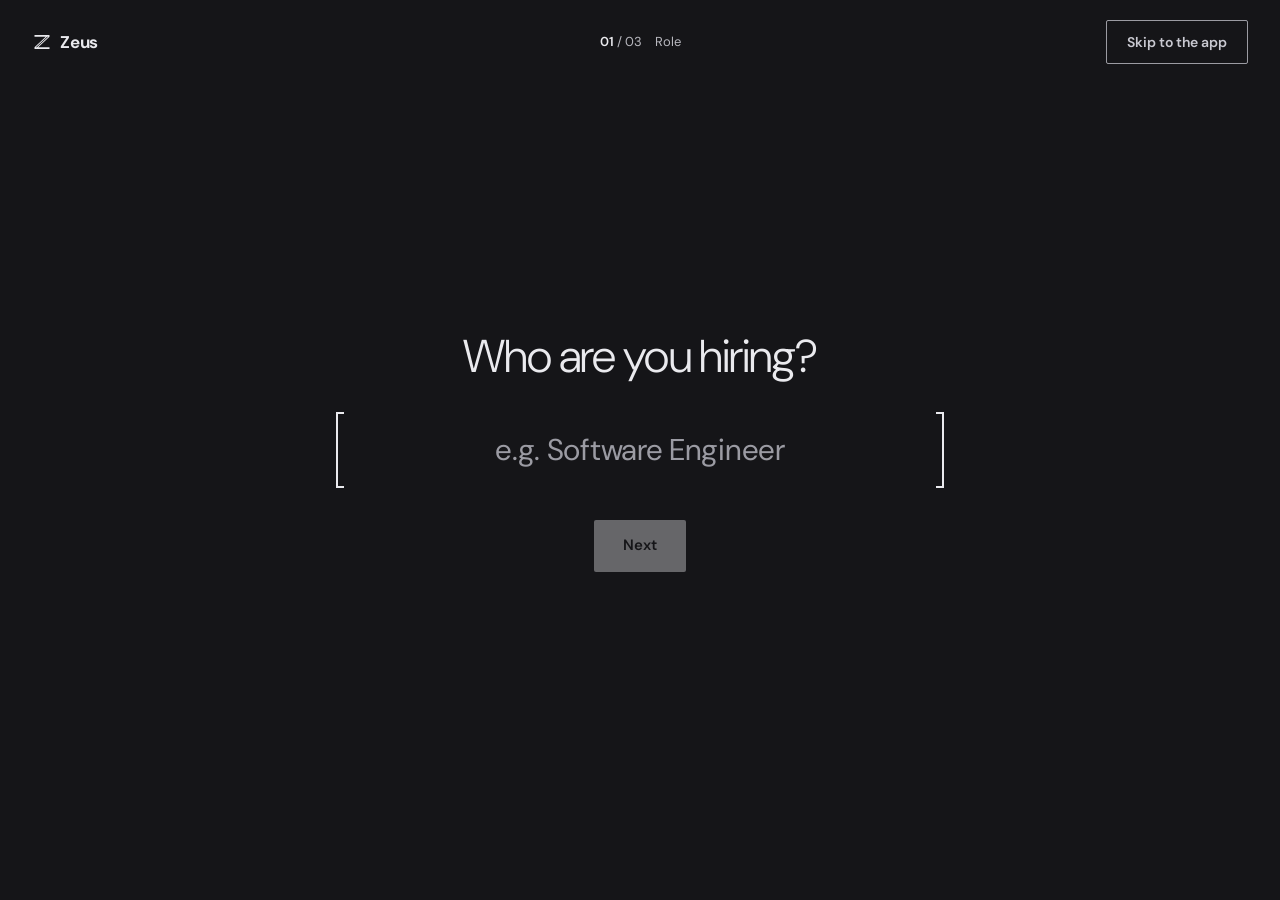
<file: index.html>
<!doctype html>
<html lang="en">
  <head>
    <meta charset="UTF-8" />
    <meta name="viewport" content="width=device-width, initial-scale=1.0" />
    <title>Zeus</title>
    <meta name="description" content="Zeus ranks students for real roles from verified competition results." />
    <link rel="icon" href="data:image/svg+xml,%3Csvg xmlns='http://www.w3.org/2000/svg' viewBox='0 0 24 24'%3E%3Crect width='24' height='24' rx='6' fill='%2316171B'/%3E%3Cpath d='M3 3.5h18v2.25H3zM3 18.25h18v2.25H3zM16.5 5.75h1.61L4.61 18.25H3zM19.39 5.75H21L7.5 18.25H5.89z' fill='%23EFE9DD' transform='translate(2.4 2.4) scale(.8)'/%3E%3C/svg%3E" />
    <link rel="stylesheet" href="./fonts/fonts-0.css" />
    <!-- the four directions' fonts: Geist (1 Spec sheet), Inter Tight + IBM Plex Mono (2 Dossiers), JetBrains Mono with Archivo (3 Standings), Manrope (4 Portrait) -->
    <link rel="preconnect" href="https://fonts.googleapis.com" />
    <link rel="stylesheet" href="https://fonts.googleapis.com/css2?family=Geist:wght@300..700&family=Geist+Mono:wght@400..600&family=Inter+Tight:wght@400..700&family=IBM+Plex+Mono:wght@400;500;600&family=IBM+Plex+Sans:wght@300..700&family=JetBrains+Mono:wght@400..700&family=Manrope:wght@300..700&family=DM+Sans:wght@300..500&family=Tinos:wght@400;700&family=Libre+Caslon+Display&family=Hanken+Grotesk:wght@400..600&family=Newsreader:opsz,wght@6..72,400..600&family=Inter:wght@400..600&display=swap" />
    <!-- the theme before first paint: ?theme=light|dark, else the saved choice, else dark -->
    <script>(function () { var t = new URLSearchParams(location.search).get("theme"); try { t = t || localStorage.getItem("zeus:theme"); } catch (e) {} if (t === "light") document.documentElement.dataset.theme = "light"; })();</script>
    <script src="./track.js"></script>
    <script type="module" crossorigin src="./assets/main-Kc3w8m2b.js"></script>
    <link rel="modulepreload" crossorigin href="./assets/palantir-BJCyMQAe.js">
    <link rel="modulepreload" crossorigin href="./assets/with-selector-Dp0eqFpl.js">
    <link rel="stylesheet" crossorigin href="./assets/main-C3YNNhAx.css">
  </head>
  <body class="ap on-ink">
    <div id="root"></div>
  </body>
</html>
</file>
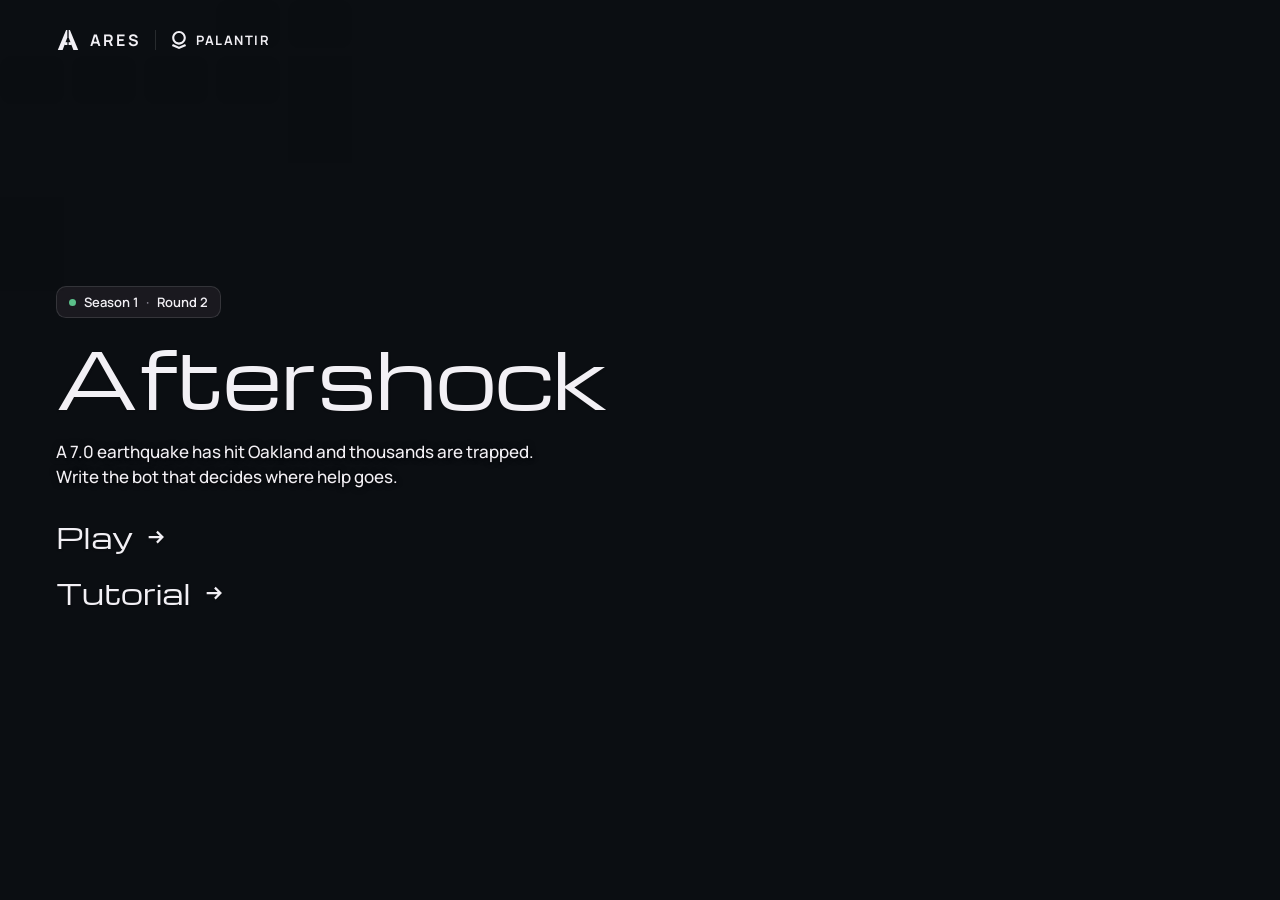
<file: ares.html>
<!doctype html>
<html lang="en">
  <head>
    <meta charset="UTF-8" />
    <meta name="viewport" content="width=device-width, initial-scale=1.0" />
    <title>Aftershock · Ares</title>
    <link rel="icon" href="data:image/svg+xml,%3Csvg xmlns='http://www.w3.org/2000/svg' viewBox='0 0 24 24'%3E%3Crect width='24' height='24' rx='5' fill='%232E3440'/%3E%3Cg transform='translate(3 3) scale(.75)' fill='%23ECEFF4'%3E%3Cpath d='M1.8 22 10.1 2h1.2v7.6L6.6 22Z'/%3E%3Cpath d='M22.2 22 13.9 2h-1.2v7.6L17.4 22Z'/%3E%3Crect x='8.4' y='14.2' width='3' height='2.8'/%3E%3Crect x='12.6' y='14.2' width='3' height='2.8'/%3E%3C/g%3E%3C/svg%3E" />
    <link rel="preconnect" href="https://fonts.googleapis.com" />
    <link rel="stylesheet" href="https://fonts.googleapis.com/css2?family=Inter:wght@400;500;600;700;800&display=swap" />
    <link rel="stylesheet" href="https://fonts.googleapis.com/css2?family=JetBrains+Mono:wght@400;500;600;700&display=swap" />
    <link rel="stylesheet" href="https://fonts.googleapis.com/css2?family=Rubik:wght@400;500;600;700;800;900&display=swap" />
    <link rel="stylesheet" href="https://fonts.googleapis.com/css2?family=Lilita+One&display=swap" />
    <link rel="stylesheet" href="https://fonts.googleapis.com/css2?family=Barlow+Condensed:wght@500;600;700;800&display=swap" />
    <link rel="stylesheet" href="https://fonts.googleapis.com/css2?family=IBM+Plex+Sans:wght@400;500;600;700&display=swap" />
    <link rel="stylesheet" href="https://fonts.googleapis.com/css2?family=IBM+Plex+Mono:wght@400;500;600&display=swap" />
    <link rel="stylesheet" href="https://fonts.googleapis.com/css2?family=Space+Grotesk:wght@400;500;600;700&display=swap" />
    <link rel="stylesheet" href="https://fonts.googleapis.com/css2?family=Chakra+Petch:wght@500;600;700&display=swap" />
    <link rel="stylesheet" href="https://fonts.googleapis.com/css2?family=Archivo:wght@400;500;600;700;800;900&display=swap" />
    <link rel="stylesheet" href="https://fonts.googleapis.com/css2?family=Manrope:wght@400;500;600;700;800&display=swap" />
    <link rel="stylesheet" href="https://fonts.googleapis.com/css2?family=Michroma&display=swap" />
    <script type="module" crossorigin src="./assets/ares2-Bd5jeHnw.js"></script>
    <link rel="modulepreload" crossorigin href="./assets/react-DmwM7vua.js">
    <link rel="modulepreload" crossorigin href="./assets/palantir-Ci2CGsJA.js">
    <link rel="modulepreload" crossorigin href="./assets/with-selector-C15Hfbfz.js">
    <link rel="modulepreload" crossorigin href="./assets/data-BWJtKsC3.js">
    <link rel="modulepreload" crossorigin href="./assets/palette-BxRX5JUT.js">
    <link rel="stylesheet" crossorigin href="./assets/palette-DffwGyYQ.css">
    <link rel="stylesheet" crossorigin href="./assets/ares2-CBgRVC80.css">
  </head>
  <body>
    <div id="root"></div>
  </body>
</html>
</file>
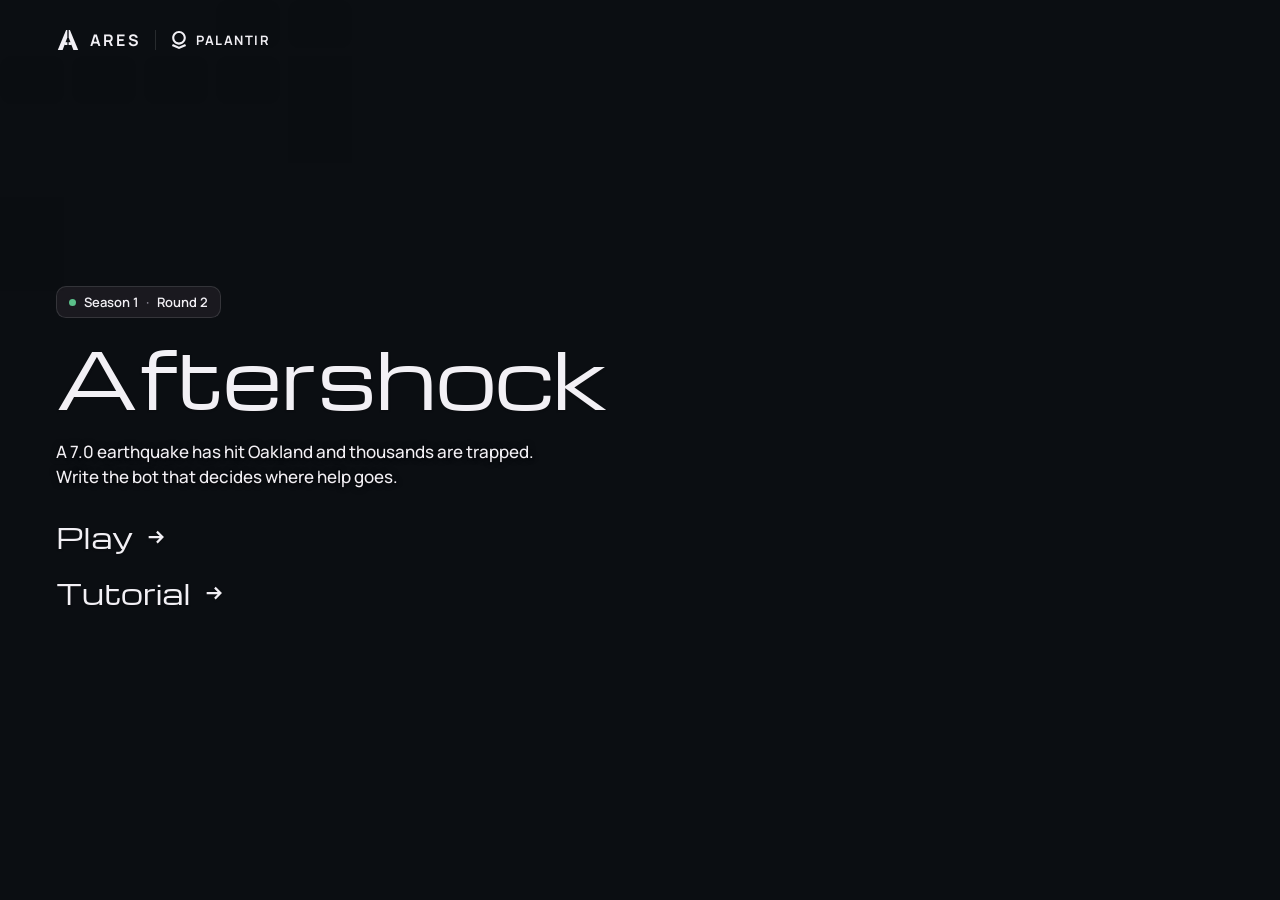
<file: ares2.html>
<!doctype html>
<html lang="en">
  <head>
    <meta charset="UTF-8" />
    <meta name="viewport" content="width=device-width, initial-scale=1.0" />
    <title>Aftershock · Ares</title>
    <link rel="icon" href="data:image/svg+xml,%3Csvg xmlns='http://www.w3.org/2000/svg' viewBox='0 0 24 24'%3E%3Crect width='24' height='24' rx='5' fill='%232E3440'/%3E%3Cg transform='translate(3 3) scale(.75)' fill='%23ECEFF4'%3E%3Cpath d='M1.8 22 10.1 2h1.2v7.6L6.6 22Z'/%3E%3Cpath d='M22.2 22 13.9 2h-1.2v7.6L17.4 22Z'/%3E%3Crect x='8.4' y='14.2' width='3' height='2.8'/%3E%3Crect x='12.6' y='14.2' width='3' height='2.8'/%3E%3C/g%3E%3C/svg%3E" />
    <link rel="preconnect" href="https://fonts.googleapis.com" />
    <link rel="stylesheet" href="https://fonts.googleapis.com/css2?family=Inter:wght@400;500;600;700;800&display=swap" />
    <link rel="stylesheet" href="https://fonts.googleapis.com/css2?family=JetBrains+Mono:wght@400;500;600;700&display=swap" />
    <link rel="stylesheet" href="https://fonts.googleapis.com/css2?family=Rubik:wght@400;500;600;700;800;900&display=swap" />
    <link rel="stylesheet" href="https://fonts.googleapis.com/css2?family=Lilita+One&display=swap" />
    <link rel="stylesheet" href="https://fonts.googleapis.com/css2?family=Barlow+Condensed:wght@500;600;700;800&display=swap" />
    <link rel="stylesheet" href="https://fonts.googleapis.com/css2?family=IBM+Plex+Sans:wght@400;500;600;700&display=swap" />
    <link rel="stylesheet" href="https://fonts.googleapis.com/css2?family=IBM+Plex+Mono:wght@400;500;600&display=swap" />
    <link rel="stylesheet" href="https://fonts.googleapis.com/css2?family=Space+Grotesk:wght@400;500;600;700&display=swap" />
    <link rel="stylesheet" href="https://fonts.googleapis.com/css2?family=Chakra+Petch:wght@500;600;700&display=swap" />
    <link rel="stylesheet" href="https://fonts.googleapis.com/css2?family=Archivo:wght@400;500;600;700;800;900&display=swap" />
    <link rel="stylesheet" href="https://fonts.googleapis.com/css2?family=Manrope:wght@400;500;600;700;800&display=swap" />
    <link rel="stylesheet" href="https://fonts.googleapis.com/css2?family=Michroma&display=swap" />
    <script type="module" crossorigin src="./assets/ares2-Bd5jeHnw.js"></script>
    <link rel="modulepreload" crossorigin href="./assets/react-DmwM7vua.js">
    <link rel="modulepreload" crossorigin href="./assets/palantir-Ci2CGsJA.js">
    <link rel="modulepreload" crossorigin href="./assets/with-selector-C15Hfbfz.js">
    <link rel="modulepreload" crossorigin href="./assets/data-BWJtKsC3.js">
    <link rel="modulepreload" crossorigin href="./assets/palette-BxRX5JUT.js">
    <link rel="stylesheet" crossorigin href="./assets/palette-DffwGyYQ.css">
    <link rel="stylesheet" crossorigin href="./assets/ares2-CBgRVC80.css">
  </head>
  <body>
    <div id="root"></div>
  </body>
</html>
</file>
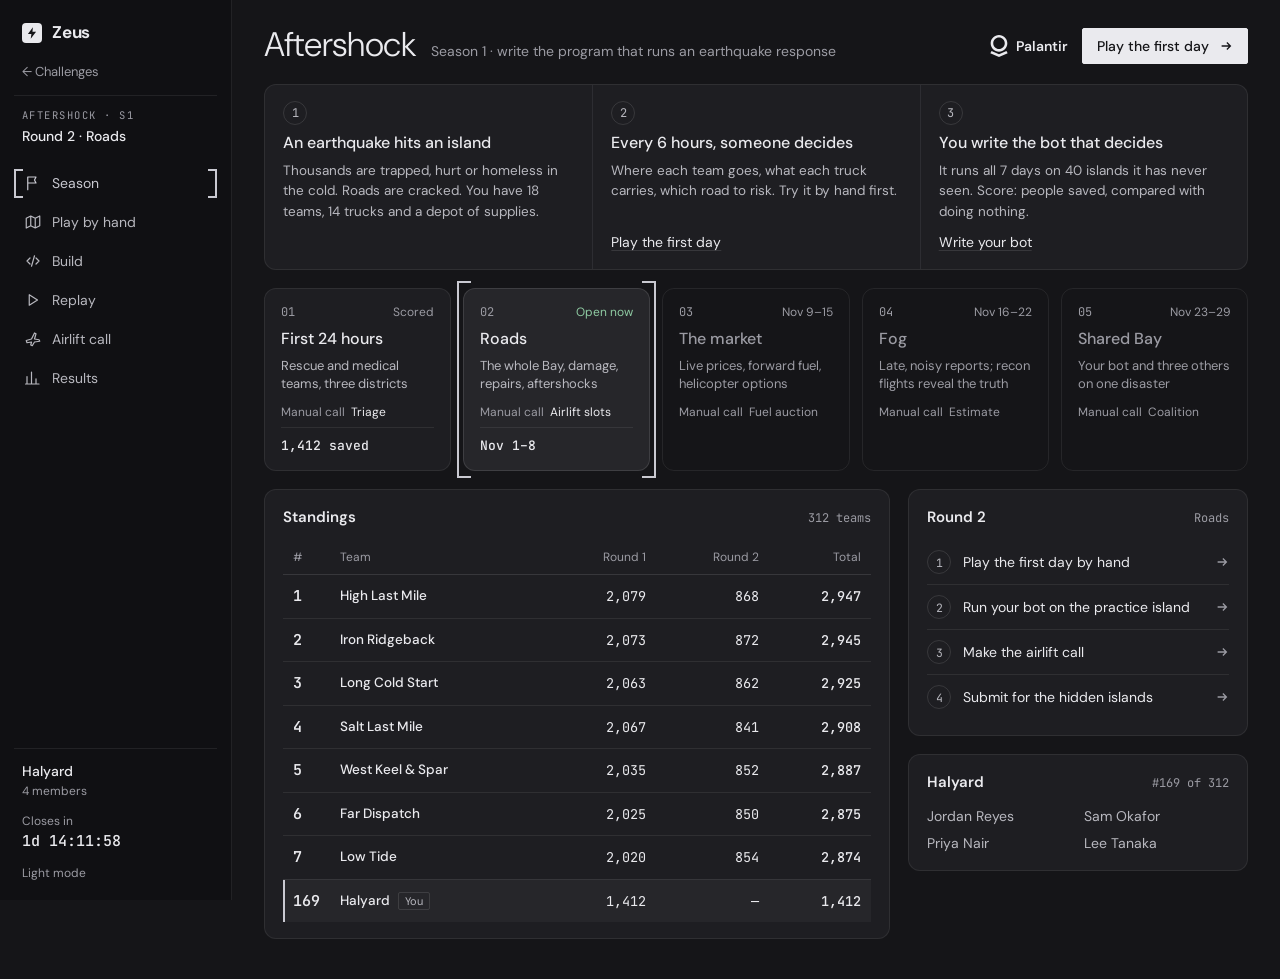
<file: game.html>
<!doctype html>
<html lang="en" data-theme="dark">
  <head>
    <meta charset="UTF-8" />
    <meta name="viewport" content="width=device-width, initial-scale=1.0" />
    <title>Aftershock · Zeus</title>
    <link rel="icon" href="data:image/svg+xml,%3Csvg xmlns='http://www.w3.org/2000/svg' viewBox='0 0 24 24'%3E%3Crect width='24' height='24' rx='5' fill='%23151518'/%3E%3Cpath d='M13.5 3 6 13.5h5.5L10.5 21 18 10h-5.7L13.5 3Z' fill='%23EAEAEE'/%3E%3C/svg%3E" />
    <link rel="preconnect" href="https://fonts.googleapis.com" />
    <link rel="stylesheet" href="https://fonts.googleapis.com/css2?family=DM+Sans:opsz,wght@9..40,300..600&family=JetBrains+Mono:wght@400..600&display=swap" />
    <script type="module" crossorigin src="./assets/game-Bn6PKVoa.js"></script>
    <link rel="modulepreload" crossorigin href="./assets/palantir-BJCyMQAe.js">
    <link rel="modulepreload" crossorigin href="./assets/data-BWJtKsC3.js">
    <link rel="modulepreload" crossorigin href="./assets/array-utils-flat-BL8Cekj1.js">
    <link rel="modulepreload" crossorigin href="./assets/expression-C4x9yiMU.js">
    <link rel="modulepreload" crossorigin href="./assets/get-attribute-from-layouts-Dd2gixpo.js">
    <link rel="stylesheet" crossorigin href="./assets/game-CJn--H7E.css">
  </head>
  <body>
    <div id="root"></div>
  </body>
</html>
</file>
<file: fonts/fonts-0.css>
/* vietnamese */
@font-face {
  font-family: 'Archivo';
  font-style: normal;
  font-weight: 100 900;
  font-stretch: 62% 125%;
  font-display: swap;
  src: url(f0.woff2) format('woff2');
  unicode-range: U+0102-0103, U+0110-0111, U+0128-0129, U+0168-0169, U+01A0-01A1, U+01AF-01B0, U+0300-0301, U+0303-0304, U+0308-0309, U+0323, U+0329, U+1EA0-1EF9, U+20AB;
}
/* latin-ext */
@font-face {
  font-family: 'Archivo';
  font-style: normal;
  font-weight: 100 900;
  font-stretch: 62% 125%;
  font-display: swap;
  src: url(f1.woff2) format('woff2');
  unicode-range: U+0100-02BA, U+02BD-02C5, U+02C7-02CC, U+02CE-02D7, U+02DD-02FF, U+0304, U+0308, U+0329, U+1D00-1DBF, U+1E00-1E9F, U+1EF2-1EFF, U+2020, U+20A0-20AB, U+20AD-20C4, U+2113, U+2C60-2C7F, U+A720-A7FF;
}
/* latin */
@font-face {
  font-family: 'Archivo';
  font-style: normal;
  font-weight: 100 900;
  font-stretch: 62% 125%;
  font-display: swap;
  src: url(f2.woff2) format('woff2');
  unicode-range: U+0000-00FF, U+0131, U+0152-0153, U+02BB-02BC, U+02C6, U+02DA, U+02DC, U+0304, U+0308, U+0329, U+2000-206F, U+20AC, U+2122, U+2191, U+2193, U+2212, U+2215, U+FEFF, U+FFFD;
}
/* cyrillic-ext */
@font-face {
  font-family: 'Tinos';
  font-style: italic;
  font-weight: 400;
  font-display: swap;
  src: url(f3.woff2) format('woff2');
  unicode-range: U+0460-052F, U+1C80-1C8A, U+20B4, U+2DE0-2DFF, U+A640-A69F, U+FE2E-FE2F;
}
/* cyrillic */
@font-face {
  font-family: 'Tinos';
  font-style: italic;
  font-weight: 400;
  font-display: swap;
  src: url(f4.woff2) format('woff2');
  unicode-range: U+0301, U+0400-045F, U+0490-0491, U+04B0-04B1, U+2116;
}
/* greek-ext */
@font-face {
  font-family: 'Tinos';
  font-style: italic;
  font-weight: 400;
  font-display: swap;
  src: url(f5.woff2) format('woff2');
  unicode-range: U+1F00-1FFF;
}
/* greek */
@font-face {
  font-family: 'Tinos';
  font-style: italic;
  font-weight: 400;
  font-display: swap;
  src: url(f6.woff2) format('woff2');
  unicode-range: U+0370-0377, U+037A-037F, U+0384-038A, U+038C, U+038E-03A1, U+03A3-03FF;
}
/* hebrew */
@font-face {
  font-family: 'Tinos';
  font-style: italic;
  font-weight: 400;
  font-display: swap;
  src: url(f7.woff2) format('woff2');
  unicode-range: U+0307-0308, U+0590-05FF, U+200C-2010, U+20AA, U+25CC, U+FB1D-FB4F;
}
/* vietnamese */
@font-face {
  font-family: 'Tinos';
  font-style: italic;
  font-weight: 400;
  font-display: swap;
  src: url(f8.woff2) format('woff2');
  unicode-range: U+0102-0103, U+0110-0111, U+0128-0129, U+0168-0169, U+01A0-01A1, U+01AF-01B0, U+0300-0301, U+0303-0304, U+0308-0309, U+0323, U+0329, U+1EA0-1EF9, U+20AB;
}
/* latin-ext */
@font-face {
  font-family: 'Tinos';
  font-style: italic;
  font-weight: 400;
  font-display: swap;
  src: url(f9.woff2) format('woff2');
  unicode-range: U+0100-02BA, U+02BD-02C5, U+02C7-02CC, U+02CE-02D7, U+02DD-02FF, U+0304, U+0308, U+0329, U+1D00-1DBF, U+1E00-1E9F, U+1EF2-1EFF, U+2020, U+20A0-20AB, U+20AD-20C4, U+2113, U+2C60-2C7F, U+A720-A7FF;
}
/* latin */
@font-face {
  font-family: 'Tinos';
  font-style: italic;
  font-weight: 400;
  font-display: swap;
  src: url(f10.woff2) format('woff2');
  unicode-range: U+0000-00FF, U+0131, U+0152-0153, U+02BB-02BC, U+02C6, U+02DA, U+02DC, U+0304, U+0308, U+0329, U+2000-206F, U+20AC, U+2122, U+2191, U+2193, U+2212, U+2215, U+FEFF, U+FFFD;
}
/* cyrillic-ext */
@font-face {
  font-family: 'Tinos';
  font-style: normal;
  font-weight: 400;
  font-display: swap;
  src: url(f11.woff2) format('woff2');
  unicode-range: U+0460-052F, U+1C80-1C8A, U+20B4, U+2DE0-2DFF, U+A640-A69F, U+FE2E-FE2F;
}
/* cyrillic */
@font-face {
  font-family: 'Tinos';
  font-style: normal;
  font-weight: 400;
  font-display: swap;
  src: url(f12.woff2) format('woff2');
  unicode-range: U+0301, U+0400-045F, U+0490-0491, U+04B0-04B1, U+2116;
}
/* greek-ext */
@font-face {
  font-family: 'Tinos';
  font-style: normal;
  font-weight: 400;
  font-display: swap;
  src: url(f13.woff2) format('woff2');
  unicode-range: U+1F00-1FFF;
}
/* greek */
@font-face {
  font-family: 'Tinos';
  font-style: normal;
  font-weight: 400;
  font-display: swap;
  src: url(f14.woff2) format('woff2');
  unicode-range: U+0370-0377, U+037A-037F, U+0384-038A, U+038C, U+038E-03A1, U+03A3-03FF;
}
/* hebrew */
@font-face {
  font-family: 'Tinos';
  font-style: normal;
  font-weight: 400;
  font-display: swap;
  src: url(f15.woff2) format('woff2');
  unicode-range: U+0307-0308, U+0590-05FF, U+200C-2010, U+20AA, U+25CC, U+FB1D-FB4F;
}
/* vietnamese */
@font-face {
  font-family: 'Tinos';
  font-style: normal;
  font-weight: 400;
  font-display: swap;
  src: url(f16.woff2) format('woff2');
  unicode-range: U+0102-0103, U+0110-0111, U+0128-0129, U+0168-0169, U+01A0-01A1, U+01AF-01B0, U+0300-0301, U+0303-0304, U+0308-0309, U+0323, U+0329, U+1EA0-1EF9, U+20AB;
}
/* latin-ext */
@font-face {
  font-family: 'Tinos';
  font-style: normal;
  font-weight: 400;
  font-display: swap;
  src: url(f17.woff2) format('woff2');
  unicode-range: U+0100-02BA, U+02BD-02C5, U+02C7-02CC, U+02CE-02D7, U+02DD-02FF, U+0304, U+0308, U+0329, U+1D00-1DBF, U+1E00-1E9F, U+1EF2-1EFF, U+2020, U+20A0-20AB, U+20AD-20C4, U+2113, U+2C60-2C7F, U+A720-A7FF;
}
/* latin */
@font-face {
  font-family: 'Tinos';
  font-style: normal;
  font-weight: 400;
  font-display: swap;
  src: url(f18.woff2) format('woff2');
  unicode-range: U+0000-00FF, U+0131, U+0152-0153, U+02BB-02BC, U+02C6, U+02DA, U+02DC, U+0304, U+0308, U+0329, U+2000-206F, U+20AC, U+2122, U+2191, U+2193, U+2212, U+2215, U+FEFF, U+FFFD;
}
/* cyrillic-ext */
@font-face {
  font-family: 'Tinos';
  font-style: normal;
  font-weight: 700;
  font-display: swap;
  src: url(f19.woff2) format('woff2');
  unicode-range: U+0460-052F, U+1C80-1C8A, U+20B4, U+2DE0-2DFF, U+A640-A69F, U+FE2E-FE2F;
}
/* cyrillic */
@font-face {
  font-family: 'Tinos';
  font-style: normal;
  font-weight: 700;
  font-display: swap;
  src: url(f20.woff2) format('woff2');
  unicode-range: U+0301, U+0400-045F, U+0490-0491, U+04B0-04B1, U+2116;
}
/* greek-ext */
@font-face {
  font-family: 'Tinos';
  font-style: normal;
  font-weight: 700;
  font-display: swap;
  src: url(f21.woff2) format('woff2');
  unicode-range: U+1F00-1FFF;
}
/* greek */
@font-face {
  font-family: 'Tinos';
  font-style: normal;
  font-weight: 700;
  font-display: swap;
  src: url(f22.woff2) format('woff2');
  unicode-range: U+0370-0377, U+037A-037F, U+0384-038A, U+038C, U+038E-03A1, U+03A3-03FF;
}
/* hebrew */
@font-face {
  font-family: 'Tinos';
  font-style: normal;
  font-weight: 700;
  font-display: swap;
  src: url(f23.woff2) format('woff2');
  unicode-range: U+0307-0308, U+0590-05FF, U+200C-2010, U+20AA, U+25CC, U+FB1D-FB4F;
}
/* vietnamese */
@font-face {
  font-family: 'Tinos';
  font-style: normal;
  font-weight: 700;
  font-display: swap;
  src: url(f24.woff2) format('woff2');
  unicode-range: U+0102-0103, U+0110-0111, U+0128-0129, U+0168-0169, U+01A0-01A1, U+01AF-01B0, U+0300-0301, U+0303-0304, U+0308-0309, U+0323, U+0329, U+1EA0-1EF9, U+20AB;
}
/* latin-ext */
@font-face {
  font-family: 'Tinos';
  font-style: normal;
  font-weight: 700;
  font-display: swap;
  src: url(f25.woff2) format('woff2');
  unicode-range: U+0100-02BA, U+02BD-02C5, U+02C7-02CC, U+02CE-02D7, U+02DD-02FF, U+0304, U+0308, U+0329, U+1D00-1DBF, U+1E00-1E9F, U+1EF2-1EFF, U+2020, U+20A0-20AB, U+20AD-20C4, U+2113, U+2C60-2C7F, U+A720-A7FF;
}
/* latin */
@font-face {
  font-family: 'Tinos';
  font-style: normal;
  font-weight: 700;
  font-display: swap;
  src: url(f26.woff2) format('woff2');
  unicode-range: U+0000-00FF, U+0131, U+0152-0153, U+02BB-02BC, U+02C6, U+02DA, U+02DC, U+0304, U+0308, U+0329, U+2000-206F, U+20AC, U+2122, U+2191, U+2193, U+2212, U+2215, U+FEFF, U+FFFD;
}
</file>
<file: assets/palette-DffwGyYQ.css>
:root{--ink:#1b1a17;--ink-2:#4a4740;--ink-3:#7a766c;--ivory:#f7f2e8;--ivory-2:#efe7d7;--line:#1b1a1717;--glass:#faf6eee0;--shadow:0 12px 34px #1828302e, 0 2px 6px #18283014;--paper:#fff;--rescue-hi:#8abbff;--on-rescue:#fff;--on-danger:#fff;--danger-ink:#c2401f;--on-ink:#f7f2e8;--danger:#e8553a;--rescue:#4c90f0;--rescue-ink:#215db0;--medical:#f5f2ea;--engineer:#e6b94a;--cold:#5c8fb8;--display:"Bricolage Grotesque", ui-sans-serif, system-ui, sans-serif;--ui:"Instrument Sans", ui-sans-serif, system-ui, sans-serif;--mono:"JetBrains Mono", ui-monospace, Consolas, monospace;--ease:cubic-bezier(.2, .8, .2, 1);--back:cubic-bezier(.34, 1.56, .64, 1)}*{box-sizing:border-box}html,body,#root{height:100%;color:var(--ink);font-family:var(--ui);-webkit-font-smoothing:antialiased;background:#bedce6;margin:0;overflow:hidden}button{font:inherit;color:inherit;cursor:pointer}:focus-visible{outline:2px solid var(--rescue);outline-offset:2px}.ares-stage{position:fixed;inset:0}.ares-stage canvas{display:block}kbd{font-family:var(--mono);opacity:.6;font-size:11px}.ar-eyebrow{font-family:var(--mono);letter-spacing:.14em;text-transform:uppercase;color:var(--ink-3);font-size:11px}.ar-link{text-underline-offset:3px;color:var(--ink-2);background:0 0;border:0;padding:0;-webkit-text-decoration:underline #1b1a174d;text-decoration:underline #1b1a174d}.ar-cta{background:var(--ink);height:44px;color:var(--ivory);transition:transform .2s var(--back), background .2s;border:0;border-radius:12px;align-items:center;gap:10px;padding:0 20px;font-size:15px;font-weight:600;display:inline-flex}.ar-cta:hover{transform:translateY(-2px)}.ar-cta:active{transform:translateY(1px)scale(.98)}.ar-cta:disabled{opacity:.45;cursor:default;transform:none}.ar-cta.is-big{height:54px;padding:0 24px;font-size:16px}.ar-mark{width:26px;height:26px;color:var(--ink);flex:none}.is-up{color:var(--rescue-ink)}.is-down{color:var(--danger-ink)}.ar-chip{background:var(--glass);-webkit-backdrop-filter:blur(6px);backdrop-filter:blur(6px);white-space:nowrap;cursor:pointer;-webkit-user-select:none;user-select:none;transition:transform .25s var(--back), box-shadow .2s, padding .2s;border:1.5px solid #0000;border-radius:999px;align-items:center;gap:6px;padding:4px 6px 4px 10px;display:inline-flex;box-shadow:0 4px 14px #18283038}.ar-chip b{font-family:var(--display);letter-spacing:-.01em;font-size:12.5px;font-weight:680}.ar-chip:hover{transform:translateY(-3px)scale(1.04)}.ar-chip.is-sel{border-color:var(--ink)}.ar-chip-n{background:var(--danger);min-width:22px;height:20px;color:var(--on-danger);font-family:var(--display);border-radius:999px;place-items:center;padding:0 7px;font-size:11.5px;font-weight:750;display:grid}.ar-chip:not(.is-hot) .ar-chip-n{background:color-mix(in oklab, var(--danger) 72%, #fff)}.ar-chip.is-open{border-radius:14px;flex-direction:column;align-items:flex-start;gap:6px;padding:8px 10px}.ar-pins{gap:4px;display:flex}.pin{font-style:normal;font-family:var(--display);background:var(--paper);box-shadow:inset 0 0 0 1px var(--line);border-radius:10px;flex-direction:column;gap:2px;padding:5px 8px 5px 18px;font-size:13px;font-weight:700;line-height:1;display:flex;position:relative}.pin small{font-family:var(--ui);color:var(--ink-3);font-size:10px;font-weight:600}.pin:before{content:"";border-radius:50%;width:6px;height:6px;position:absolute;top:8px;left:7px}.pin-trap:before{background:var(--danger)}.pin-hurt:before{background:#e39a3b}.pin-cold:before{background:var(--cold)}.pin-team{background:var(--rescue);color:var(--on-rescue);box-shadow:none}.pin-team small{color:#fffc}.pin-team:before{background:var(--paper)}.ar-convoy{background:var(--ink);color:var(--ivory);font-family:var(--display);border-radius:999px;padding:2px 7px;font-size:11.5px;font-weight:750;display:inline-block;box-shadow:0 3px 8px #00000040}.ar-pop{font-family:var(--display);color:#fff;text-shadow:0 2px 0 var(--rescue-ink), 0 6px 18px #215db073;white-space:nowrap;pointer-events:none;animation:ar-pop 1.7s var(--ease) forwards;flex-direction:column;align-items:center;font-size:28px;font-weight:800;line-height:1;display:flex;position:absolute;bottom:46px;left:50%;transform:translate(-50%)}.ar-pop small{font-family:var(--ui);text-shadow:0 1px 4px #00000059;letter-spacing:.02em;margin-top:3px;font-size:11px;font-weight:600}@keyframes ar-pop{0%{opacity:0;transform:translate(-50%,10px)scale(.4)}18%{opacity:1;transform:translate(-50%,-8px)scale(1.18)}30%{transform:translate(-50%,-12px)scale(1)}75%{opacity:1;transform:translate(-50%,-26px)}to{opacity:0;transform:translate(-50%,-34px)scale(.92)}}.ar-hud{pointer-events:none;z-index:30;position:fixed;inset:0}.ar-hud>*{pointer-events:auto}.ar-tl{pointer-events:none;flex-direction:column;gap:12px;display:flex;position:absolute;top:18px;left:20px}.ar-tl>*{pointer-events:auto}.ar-brand{background:var(--glass);height:38px;box-shadow:var(--shadow);-webkit-backdrop-filter:blur(8px);backdrop-filter:blur(8px);font-family:var(--display);border:0;border-radius:12px;align-self:flex-start;align-items:center;gap:10px;padding:0 14px 0 6px;font-size:15px;font-weight:700;display:inline-flex}.ar-brand.is-dark{color:var(--ivory);box-shadow:none;background:#ffffff0f;padding-left:12px}.ar-score{background:var(--glass);box-shadow:var(--shadow);-webkit-backdrop-filter:blur(8px);backdrop-filter:blur(8px);border-radius:16px;flex-direction:column;min-width:200px;padding:12px 18px 14px;display:flex}.ar-score span{color:var(--ink-3);font-size:12.5px;font-weight:600}.ar-score span i{opacity:.7;font-style:normal;font-weight:500}.ar-score b{font-family:var(--display);letter-spacing:-.03em;color:var(--rescue-ink);font-variant-numeric:tabular-nums;font-size:44px;font-weight:800;line-height:1}.ar-score small{color:var(--ink-2);margin-top:4px;font-size:12.5px}.ar-score.is-small{min-width:0;padding:10px 14px}.ar-score.is-small b{font-size:30px}.ar-tr{position:absolute;top:18px;right:20px}.ar-clock{background:var(--glass);box-shadow:var(--shadow);-webkit-backdrop-filter:blur(8px);backdrop-filter:blur(8px);border-radius:16px;grid-template-columns:auto auto;grid-template-areas:"a d""b d""e d";align-items:center;column-gap:14px;padding:12px 16px;display:grid}.ar-clock span{color:var(--ink-3);grid-area:a;font-size:12.5px;font-weight:600}.ar-clock b{font-family:var(--display);letter-spacing:-.02em;font-variant-numeric:tabular-nums;grid-area:b;font-size:28px;font-weight:750;line-height:1.1}.ar-clock b i{color:var(--ink-3);margin:0 6px;font-size:20px;font-style:normal;font-weight:400}.ar-clock em{color:var(--ink-2);grid-area:e;font-size:12.5px;font-style:normal}.ar-clock.is-small{grid-template-areas:"a""b"}.ar-clock.is-small b{font-size:22px}.ar-dial{grid-area:d;width:60px;height:34px}.ar-dial .arc{fill:none;stroke:#1b1a1726;stroke-width:1.5px;stroke-dasharray:2 3}.ar-dial .hz{stroke:#1b1a1740;stroke-width:1.5px}.ar-dial .sun{fill:#f2b04b;stroke:#fff;stroke-width:1.5px}.ar-dial .moon{fill:#9db4e0}.ar-tray{background:var(--glass);box-shadow:var(--shadow);-webkit-backdrop-filter:blur(10px);backdrop-filter:blur(10px);transition:opacity .3s, transform .3s var(--ease);border-radius:20px;gap:8px;padding:8px;display:flex;position:absolute;bottom:18px;left:50%;transform:translate(-50%)}.ar-hud.is-resolving .ar-tray{opacity:.5;pointer-events:none;transform:translate(-50%,8px)}.ar-token{background:var(--paper);height:50px;box-shadow:inset 0 0 0 1px var(--line), 0 2px 0 #1b1a170f;text-align:left;touch-action:none;transition:transform .18s var(--back), box-shadow .2s;border:0;border-radius:14px;align-items:center;gap:8px;padding:0 10px 0 8px;display:flex;position:relative}.ar-token:hover:not(:disabled){box-shadow:inset 0 0 0 1px var(--line), 0 8px 18px #18283029;transform:translateY(-3px)}.ar-token:active:not(:disabled){transform:translateY(0)scale(.97)}.ar-token:disabled{opacity:.4;cursor:default}.ar-token.is-armed{box-shadow:inset 0 0 0 2px var(--ink)}.ar-token-t{white-space:nowrap;flex-direction:column;line-height:1.15;display:flex}.ar-token-t small{display:none}.ar-token:after{content:attr(data-tip);background:var(--ink);color:var(--ivory);white-space:nowrap;opacity:0;pointer-events:none;border-radius:8px;padding:5px 9px;font-size:11.5px;transition:opacity .15s,transform .15s;position:absolute;bottom:calc(100% + 8px);left:50%;transform:translate(-50%)translateY(4px)}.ar-token:hover:after{opacity:1;transform:translate(-50%)}.ar-token-t b{font-family:var(--display);font-size:14px;font-weight:680}.ar-token-t small{color:var(--ink-3);font-size:11.5px}.ar-token-n{background:var(--ivory-2);min-width:26px;height:26px;font-family:var(--display);border-radius:9px;place-items:center;padding:0 7px;font-size:14px;font-weight:750;display:grid}.ar-icon{border-radius:10px;flex:none;width:34px;height:34px;padding:6px}.ar-icon.is-rescue{background:var(--rescue);color:var(--on-rescue)}.ar-icon.is-medical{color:var(--rescue-ink);box-shadow:inset 0 0 0 1.5px var(--rescue);background:#eaf4f1}.ar-icon.is-engineer{color:#7a5c12;background:#efe3c2}.ar-icon.is-food,.ar-icon.is-tents{background:var(--ivory-2);color:var(--ink-2)}.ar-icon.is-heli{background:var(--ink);color:var(--ivory)}.ar-br{align-items:flex-end;gap:10px;display:flex;position:absolute;bottom:18px;right:20px}.ar-undo{background:var(--glass);height:40px;box-shadow:var(--shadow);border:0;border-radius:12px;padding:0 14px;font-size:13.5px;font-weight:600}.ar-end{background:var(--ivory);min-width:210px;height:80px;color:var(--ink);transition:transform .2s var(--back), background .3s;border:0;border-radius:22px;flex-direction:column;justify-content:center;align-items:flex-start;gap:2px;padding:0 24px;display:flex;box-shadow:0 14px 34px #0a101859,inset 0 -3px #1b1a1714}.ar-end span{font-family:var(--display);letter-spacing:-.01em;font-size:22px;font-weight:750}.ar-end small{opacity:.7;align-items:center;width:100%;font-size:12.5px;display:flex}.ar-end:hover:not(:disabled){transform:translateY(-3px)}.ar-end:active:not(:disabled){transform:translateY(1px)scale(.98)}.ar-end:disabled{cursor:default;background:#e6e0d2}.ar-prog{background:#1b1a171f;border-radius:2px;width:100%;height:4px;margin-top:6px;display:block;overflow:hidden}.ar-prog i{background:var(--rescue);height:100%;display:block}.ar-card{background:var(--glass);width:330px;box-shadow:var(--shadow);-webkit-backdrop-filter:blur(10px);backdrop-filter:blur(10px);animation:ar-in .35s var(--ease);border-radius:18px;flex-direction:column;gap:10px;padding:16px 18px 18px;display:flex;position:absolute;top:150px;right:20px}@keyframes ar-in{0%{opacity:0;transform:translateY(10px)scale(.98)}}.ar-card-h{align-items:center;gap:8px;display:flex}.ar-card-h b{font-family:var(--display);letter-spacing:-.02em;font-size:22px;font-weight:750}.ar-card-h em{background:var(--ivory-2);color:var(--ink-2);border-radius:999px;padding:2px 8px;font-size:11px;font-style:normal;font-weight:600}.ar-card-h button{width:30px;height:30px;color:var(--ink-3);background:0 0;border:0;border-radius:9px;margin-left:auto;font-size:20px}.ar-card-h button:hover{background:var(--ivory-2);color:var(--ink)}.ar-route{color:var(--ink-2);background:var(--paper);box-shadow:inset 3px 0 0 var(--rescue);border-radius:10px;margin:0;padding:7px 10px;font-size:13px}.ar-route.is-risk{box-shadow:inset 3px 0 #e39a3b}.ar-need{grid-template-columns:repeat(3,1fr);gap:6px;display:grid}.ar-need div{background:var(--paper);border-radius:12px;flex-direction:column;padding:9px 10px;display:flex}.ar-need b{font-family:var(--display);font-variant-numeric:tabular-nums;font-size:22px;font-weight:750;line-height:1.05}.ar-need div:first-child b{color:var(--danger-ink)}.ar-need div:nth-child(2) b{color:#c47a1e}.ar-need div:nth-child(3) b{color:#3f6f96}.ar-need span{color:var(--ink-3);font-size:11.5px}.ar-risk{color:var(--ink-2);margin:0;font-size:13px}.ar-risk b{color:var(--danger-ink)}.ar-card-row{color:var(--ink-3);justify-content:space-between;gap:10px;font-size:12.5px;display:flex}.ar-card-row b{color:var(--ink);text-align:right;font-weight:600}.ar-queued{flex-wrap:wrap;gap:4px;display:flex}.ar-queued span{background:var(--rescue);color:var(--on-rescue);border-radius:999px;padding:3px 8px;font-size:11.5px;font-weight:600}.ar-card-a{grid-template-columns:1fr 1fr;gap:6px;margin-top:2px;display:grid}.ar-card-a button{background:var(--paper);height:36px;box-shadow:inset 0 0 0 1px var(--line);transition:transform .15s var(--back), background .2s;border:0;border-radius:10px;font-size:13px;font-weight:600}.ar-card-a button:hover{background:var(--ink);color:var(--ivory);transform:translateY(-1px)}.ar-card-a button.is-quiet{box-shadow:none;color:var(--ink-3);background:0 0;grid-column:1/-1}.ar-banner{background:var(--ink);color:var(--ivory);box-shadow:var(--shadow);animation:ar-drop .6s var(--back);border-radius:999px;align-items:center;gap:10px;padding:10px 18px 10px 10px;font-size:14px;display:flex;position:absolute;top:22px;left:50%;transform:translate(-50%)}.ar-banner b{background:var(--danger);color:var(--on-danger);letter-spacing:.04em;text-transform:uppercase;border-radius:999px;padding:4px 10px;font-size:12px}@keyframes ar-drop{0%{opacity:0;transform:translate(-50%,-20px)}}.ar-report{background:var(--glass);box-shadow:var(--shadow);-webkit-backdrop-filter:blur(8px);backdrop-filter:blur(8px);color:var(--ink-2);animation:ar-in .5s var(--ease);border-radius:16px;flex-direction:column;gap:4px;max-width:260px;padding:12px 16px;font-size:13px;display:flex;position:absolute;top:130px;right:20px}.ar-report b{font-family:var(--mono);color:var(--ink-3);letter-spacing:.06em;margin-bottom:2px;font-size:11px}.ar-report i{font-style:normal;font-family:var(--display);margin-right:4px;font-size:15px;font-weight:750}.ar-report-big{color:var(--ink);font-size:15px;font-weight:600}.ar-report-big i{font-size:24px!important}.ar-ghost{pointer-events:none;z-index:60;align-items:center;gap:8px;display:flex;position:fixed;transform:translate(-50%,-50%)}.ar-ghost .ar-icon{width:46px;height:46px;padding:9px;transform:rotate(-6deg);box-shadow:0 10px 24px #1828304d}.ar-ghost span{background:var(--ink);color:var(--ivory);white-space:nowrap;border-radius:10px;padding:6px 10px;font-size:13px;font-weight:600}.ar-armed,.ar-note{background:var(--ink);color:var(--ivory);animation:ar-in .3s var(--ease);border-radius:999px;padding:8px 14px;font-size:13px;position:absolute;bottom:100px;left:50%;transform:translate(-50%)}.ar-armed .ar-link{color:var(--ivory);text-decoration-color:#fff6}.ar-note{background:var(--danger)}.ar-modal{-webkit-backdrop-filter:blur(3px);backdrop-filter:blur(3px);z-index:50;background:#14181c47;place-items:center;animation:.5s both ar-fade;display:grid;position:fixed;inset:0}@keyframes ar-fade{0%{opacity:0}}.ar-polaroid{width:min(420px,100% - 32px);animation:ar-polaroid .7s var(--back) both;background:#fbf8f2;border-radius:6px;flex-direction:column;gap:12px;padding:26px 26px 24px;display:flex;transform:rotate(-1.2deg);box-shadow:0 30px 80px #00000059}@keyframes ar-polaroid{0%{opacity:0;transform:translateY(40px)rotate(4deg)scale(.9)}}.ar-polaroid h2{font-family:var(--display);letter-spacing:-.03em;color:var(--rescue-ink);margin:0;font-size:40px;font-weight:800;line-height:1}.ar-polaroid h2 small{color:var(--ink-2);letter-spacing:0;margin-top:6px;font-size:17px;font-weight:500;display:block}.ar-polaroid p{color:var(--ink-2);margin:0;line-height:1.5}.ar-polaroid-n{border-top:1px dashed var(--line);border-bottom:1px dashed var(--line);gap:24px;padding:12px 0;display:flex}.ar-polaroid-n div{flex-direction:column;display:flex}.ar-polaroid-n b{font-family:var(--display);font-size:24px;font-weight:750}.ar-polaroid-n span{color:var(--ink-3);font-size:12px}.ar-polaroid .ar-cta{align-self:flex-start}.coach{background:var(--ink);width:min(470px,100vw - 48px);color:var(--ivory);animation:coach-in .5s var(--back);z-index:40;border-radius:24px;flex-direction:column;gap:12px;padding:24px 26px 22px;display:flex;position:absolute;top:50%;left:24px;transform:translateY(-42%);box-shadow:0 24px 60px #00000059,0 0 0 1px #ffffff0f}@keyframes coach-in{0%{opacity:0;transform:translate(-16px,-42%)scale(.97)}}.coach:before{content:"";background:var(--rescue);border-radius:0 4px 4px 0;width:4px;position:absolute;top:24px;bottom:24px;left:0}.coach-top{align-items:center;gap:12px;display:flex}.coach-n{font-family:var(--mono);letter-spacing:.1em;text-transform:uppercase;color:var(--rescue);font-size:12px}.coach h3{font-family:var(--display);letter-spacing:-.02em;margin:0;font-size:32px;font-weight:800;line-height:1.05}.coach p{color:#f7f2e8e0;margin:0;font-size:17px;line-height:1.55}.coach-dots{gap:4px;margin-left:auto;display:flex}.coach-dots i{background:#f7f2e82e;border-radius:3px;width:14px;height:5px}.coach-dots i.is-done{background:var(--rescue)}.coach-dots i.is-now{background:var(--ivory);width:24px}.coach-tally{color:#f7f2e8cc;align-items:center;gap:10px;font-size:15px;display:flex}.coach-tally b{font-family:var(--display);color:var(--rescue);font-size:26px}.coach-tally span{background:#f7f2e824;border-radius:3px;flex:1;height:6px;overflow:hidden}.coach-tally span i{background:var(--rescue);height:100%;transition:width .4s var(--back);display:block}.coach-a{align-items:center;gap:14px;margin-top:4px;display:flex}.coach .ar-cta{background:var(--ivory);color:var(--ink);height:48px;font-size:16px}.coach .ar-link{color:#f7f2e8b3;text-decoration-color:#f7f2e84d}.coach-skip{margin-left:auto;font-size:13px}.coach-wait{color:var(--rescue);align-items:center;gap:10px;font-size:15px;font-weight:600;display:inline-flex}.coach-wait:before{content:"";background:var(--rescue);border-radius:50%;width:10px;height:10px;animation:1.2s ease-in-out infinite ar-blink}@keyframes ar-blink{50%{opacity:.25}}.is-coached{z-index:2;position:relative;animation:1.4s ease-in-out infinite ar-coach!important}@keyframes ar-coach{0%,to{box-shadow:0 0 0 3px var(--rescue), 0 0 0 0 #4c90f080}50%{box-shadow:0 0 0 3px var(--rescue), 0 0 0 14px #4c90f000}}.is-coached-town{animation:1.4s ease-in-out infinite ar-coach;transform:scale(1.15);border-color:var(--rescue)!important}.coach-line{pointer-events:none;z-index:44;width:100vw;height:100vh;position:fixed;inset:0;overflow:visible}.coach-line path{fill:none;stroke:var(--rescue);stroke-width:3px;stroke-dasharray:8 8;stroke-linecap:round;animation:1s linear infinite coach-dash}@keyframes coach-dash{to{stroke-dashoffset:-32px}}.coach-ghost{z-index:45;pointer-events:none;will-change:transform;position:fixed;top:0;left:0}.coach-ghost .ar-icon{width:48px;height:48px;padding:10px;box-shadow:0 12px 26px #0a141e59}.coach-hand{filter:drop-shadow(0 2px 3px #00000059);font-size:26px;position:absolute;bottom:-16px;right:-14px}.menu{z-index:30;pointer-events:none;background:linear-gradient(90deg,#f7f2e8bf 0%,#f7f2e840 38%,#0000 60%);grid-template-rows:auto 1fr auto;padding:26px 30px;display:grid;position:fixed;inset:0}.menu>*{pointer-events:auto}.menu-brand{justify-self:start;align-items:center;gap:10px;display:flex}.menu-brand .ar-mark{width:34px;height:34px}.menu-brand>b{font-family:var(--display);letter-spacing:.12em;font-size:22px;font-weight:800}.menu-brand>span:not(.lockup){color:var(--ink-2);border-left:1px solid #1b1a1733;padding-left:10px;font-size:13px}.menu-card{width:min(470px,100%);animation:ar-in .8s var(--ease) .1s both;flex-direction:column;align-self:center;gap:14px;display:flex}.menu-card h1{font-family:var(--display);letter-spacing:-.045em;margin:0;font-size:clamp(56px,7vw,92px);font-weight:800;line-height:.9}.menu-card p{color:var(--ink-2);max-width:40ch;margin:0;font-size:17px;line-height:1.5}.menu-a{grid-template-columns:1fr 1fr 1fr;gap:8px;margin-top:10px;display:grid}.menu-a .ar-cta{grid-column:1/-1;justify-content:space-between}.menu-b{background:var(--glass);box-shadow:var(--shadow);text-align:left;-webkit-backdrop-filter:blur(8px);backdrop-filter:blur(8px);transition:transform .2s var(--back);border:0;border-radius:14px;flex-direction:column;align-items:flex-start;gap:2px;padding:12px 14px;display:flex}.menu-b:hover{transform:translateY(-3px)}.menu-b b{font-family:var(--display);font-size:15px;font-weight:700}.menu-b span{color:var(--ink-3);font-size:12px}.menu-foot{color:var(--ink-2);justify-content:space-between;font-size:12.5px;display:flex}.menu-foot span:first-child:not(.mt-tag){border:1px dashed #1b1a174d;border-radius:8px;padding:6px 12px}.season{z-index:30;background:linear-gradient(90deg,#0000 0% 30%,#f7f2e8e6 46%,#f7f2e8f5 100%);position:fixed;inset:0;overflow:auto}.season-h{padding:18px 24px 0}.season-body{flex-direction:column;gap:18px;width:min(60%,980px);margin:0 0 0 auto;padding:18px 28px 40px;display:flex}.sea-rounds{grid-template-columns:repeat(5,1fr);gap:8px;display:grid}.sea-round p{display:none}.sea-round{background:var(--glass);box-shadow:var(--shadow);border-radius:16px;flex-direction:column;gap:4px;padding:14px 16px;display:flex}.sea-round h3{font-family:var(--display);margin:0;font-size:19px;font-weight:750}.sea-round p{color:var(--ink-2);min-height:36px;margin:0;font-size:13px}.sea-round small{color:var(--ink-3);font-size:12px}.sea-round.is-open{background:var(--ink);color:var(--ivory)}.sea-round.is-open p,.sea-round.is-open small,.sea-round.is-open .ar-eyebrow{color:#f7f2e8b3}.sea-round.is-next{opacity:.7}.sea-grid{grid-template-columns:1fr;gap:18px;display:grid}.sea-panel{background:var(--glass);box-shadow:var(--shadow);border-radius:18px;flex-direction:column;gap:12px;padding:18px 20px;display:flex}.sea-ph{align-items:baseline;gap:10px;display:flex}.sea-ph h2{font-family:var(--display);margin:0;font-size:24px;font-weight:750}.sea-ph span{color:var(--ink-3);margin-left:auto;font-size:12.5px}.sea-board{flex-direction:column;margin:0;padding:0;list-style:none;display:flex}.sea-board li{border-bottom:1px solid var(--line);grid-template-columns:44px 1fr auto;align-items:center;padding:9px 4px;font-size:14px;display:grid}.sea-board li b{font-family:var(--display);font-size:18px;font-weight:750}.sea-board li i{font-style:normal;font-family:var(--display);font-weight:650}.sea-board li em{background:var(--rescue);color:var(--on-rescue);border-radius:999px;margin-left:8px;padding:2px 7px;font-size:11px;font-style:normal}.sea-board li.is-mine{background:var(--paper);border-radius:10px}.sea-team{color:var(--ink-2);flex-direction:column;font-size:13px;display:flex}.sea-team b{font-family:var(--display);color:var(--ink);font-size:16px}.sea-sub{color:var(--ink-2);margin:0;font-size:14px}.sea-fields{grid-template-columns:repeat(3,1fr);gap:8px;display:grid}.sea-field{background:var(--paper);box-shadow:inset 0 0 0 1px var(--line);text-align:left;transition:transform .2s var(--back);border:0;border-radius:14px;flex-direction:column;align-items:flex-start;gap:3px;padding:12px;display:flex}.sea-field:hover:not(:disabled){transform:translateY(-2px)}.sea-field b{font-family:var(--display);font-size:14.5px;font-weight:700}.sea-field span,.sea-field small{color:var(--ink-3);font-size:12px}.sea-field.is-on{box-shadow:inset 0 0 0 2px var(--ink)}.sea-field:disabled{opacity:.5}.sea-bar{background:var(--ivory-2);border-radius:3px;width:100%;height:5px;margin-top:4px;display:block;overflow:hidden}.sea-bar u{background:var(--ink-2);height:100%;animation:ar-grow .8s var(--ease) both;transform-origin:0;display:block}@keyframes ar-grow{0%{transform:scaleX(0)}}.sea-verdict{color:var(--ink-2);margin:0;font-size:14px}.sea-verdict b{color:var(--rescue-ink);font-family:var(--display);font-size:18px}.lab{background:#17181b;grid-template-columns:minmax(400px,34%) 1fr;display:grid;position:fixed;inset:0}.lab-left{min-width:0;color:var(--ivory);border-right:1px solid #26272b;flex-direction:column;display:flex}.lab-h{border-bottom:1px solid #26272b;align-items:center;gap:12px;padding:12px 14px;display:flex}.lab-tabs{background:#222327;border-radius:10px;gap:2px;margin-left:auto;padding:3px;display:flex}.lab-tabs button{color:#f7f2e899;background:0 0;border:0;border-radius:8px;padding:6px 14px;font-size:13px;font-weight:600}.lab-tabs button[aria-pressed=true]{color:var(--ivory);background:#33353a}.lab-bar{border-bottom:1px solid #26272b;gap:8px;padding:10px 14px;display:flex}.lab-bar select{height:36px;color:var(--ivory);font:inherit;background:#1f2024;border:1px solid #33353a;border-radius:10px;padding:0 10px;font-size:13px}.lab-run,.lab-submit{border:0;border-radius:10px;align-items:center;gap:8px;height:36px;padding:0 14px;font-size:13.5px;font-weight:650;display:inline-flex}.lab-run{background:var(--rescue);color:#0e2a52}.lab-submit{background:var(--ivory);color:var(--ink);margin-left:auto}.lab-submit:disabled{opacity:.6}.lab-editor{flex:1;min-height:0}.lab-loading{color:#f7f2e880;padding:20px;font-size:13px}.lab-err{color:#f4a792;font-family:var(--mono);background:#2a1915;border-top:1px solid #3a231d;padding:10px 14px;font-size:12px}.lab-err b{font-family:var(--ui)}.lab-right{min-width:0;position:relative}.lab-right>div:first-child{inset:0;position:absolute!important}.lab-top{pointer-events:none;justify-content:space-between;display:flex;position:absolute;top:14px;left:16px;right:16px}.lab-transport{background:var(--glass);box-shadow:var(--shadow);-webkit-backdrop-filter:blur(8px);backdrop-filter:blur(8px);border-radius:16px;align-items:center;gap:12px;padding:10px 12px;display:flex;position:absolute;bottom:16px;left:16px;right:16px}.lab-play{background:var(--ink);width:42px;height:42px;color:var(--ivory);border:0;border-radius:50%;flex:none;font-size:13px}.lab-scrub{flex:1;height:30px;position:relative}.lab-days{pointer-events:none;grid-template-columns:repeat(28,1fr);gap:1px;height:8px;display:grid;position:absolute;top:11px;left:0;right:0}.lab-days i{background:#f2e3c0;border-radius:1px}.lab-days i.is-night{background:#3a4a63}.lab-ev{background:var(--danger);pointer-events:none;border-radius:2px;width:3px;height:22px;position:absolute;top:4px;transform:translate(-50%)}.lab-scrub input{appearance:none;background:0 0;width:100%;margin:0;position:absolute;inset:0}.lab-scrub input::-webkit-slider-thumb{appearance:none;background:var(--ink);border-radius:3px;width:6px;height:28px;box-shadow:0 0 0 2px #fff}.lab-scrub input::-moz-range-thumb{background:var(--ink);border:2px solid #fff;border-radius:3px;width:6px;height:28px}.lab-speed{background:var(--ivory-2);border-radius:10px;gap:2px;padding:3px;display:flex}.lab-speed button{font-family:var(--mono);color:var(--ink-3);background:0 0;border:0;border-radius:8px;padding:5px 9px;font-size:12px}.lab-speed button[aria-pressed=true]{background:var(--paper);color:var(--ink)}.lab-results{flex-direction:column;flex:1;gap:16px;padding:18px;display:flex;overflow:auto}.lab-empty{color:#f7f2e8b3;margin:0;line-height:1.6}.lab-isles{grid-template-columns:repeat(8,1fr);gap:6px;display:grid}.lab-isle{background:#222327;border:0;border-radius:10px;justify-content:center;align-items:flex-end;height:54px;padding-bottom:6px;display:flex;position:relative;overflow:hidden}.lab-isle i{transition:height .6s var(--ease);background:linear-gradient(#4c90f0,#215db0);position:absolute;bottom:0;left:0;right:0}.lab-isle span{font-family:var(--display);color:var(--ivory);font-size:12.5px;font-weight:700;position:relative}.lab-isle.is-done{animation:ar-in .35s var(--back)}.lab-isle:not(:disabled):hover{outline:2px solid var(--ivory)}.dev-fab{z-index:70;height:26px;color:var(--ivory);font-family:var(--mono);opacity:.55;background:#1b1a17b3;border:0;border-radius:8px;padding:0 10px;font-size:11px;position:fixed;bottom:126px;right:20px}.dev-fab:hover{opacity:1}.ares-stage.is-menu~.dev-fab,.ares-stage.is-season~.dev-fab{bottom:20px}.dev{z-index:80;width:330px;max-height:calc(100vh - 32px);color:var(--ivory);font-size:12.5px;font-family:var(--ui);background:#17181bf0;border-radius:14px;padding:12px 14px 14px;position:fixed;top:16px;right:16px;overflow:auto;box-shadow:0 20px 50px #0006}.dev-h{align-items:center;gap:10px;margin-bottom:6px;display:flex}.dev-h b{font-family:var(--mono);font-size:12px}.dev-h span{font-family:var(--mono);color:var(--rescue)}.dev-h button{color:var(--ivory);background:0 0;border:0;margin-left:auto;font-size:18px}.dev section{border-top:1px solid #2d2e33;flex-direction:column;gap:6px;padding:8px 0;display:flex}.dev h4{font-family:var(--mono);letter-spacing:.12em;text-transform:uppercase;color:#f7f2e880;margin:0;font-size:10.5px;font-weight:500}.dev-row{flex-wrap:wrap;align-items:center;gap:6px;display:flex}.dev button,.dev select,.dev input[type=number]{height:28px;color:var(--ivory);font:inherit;background:#24252a;border:1px solid #3a3b40;border-radius:7px;padding:0 9px;font-size:12px}.dev button:hover{background:#33353a}.dev input[type=number]{width:70px}.dev input[type=range]{accent-color:var(--rescue);flex:1}.dev-v{font-family:var(--mono);color:#f7f2e8b3;font-size:11.5px}.dev-checks{grid-template-columns:1fr 1fr 1fr;gap:4px;display:grid}.dev-checks label{font-family:var(--mono);align-items:center;gap:6px;font-size:11.5px;display:flex}@media (width<=900px){.ar-tray{bottom:96px;left:12px;right:12px;overflow-x:auto;transform:none}.ar-hud.is-resolving .ar-tray{transform:translateY(8px)}.ar-token-t small{display:none}.ar-card{width:auto;inset:auto 12px 178px}.ar-score b{font-size:32px}.ar-clock b{font-size:20px}.coach{width:auto;padding:18px;inset:auto 12px 168px;transform:none}.coach h3{font-size:24px}.coach p{font-size:15px}.menu{background:linear-gradient(#f7f2e8d9,#f7f2e866)}.menu-a{grid-template-columns:1fr}.lab{grid-template-rows:55% 45%;grid-template-columns:1fr}.sea-rounds,.sea-grid,.sea-fields{grid-template-columns:1fr}}@media (prefers-reduced-motion:reduce){*,:before,:after{transition:none!important;animation:none!important}}.lab{grid-template-rows:minmax(0,1fr)}.lab-left{min-height:0;overflow:hidden}.lab-left>.rs{min-height:0}.lab-right{min-height:0;overflow:hidden}.lab-menu{color:#f7f2e8c7;height:36px;font:inherit;white-space:nowrap;cursor:pointer;background:#222327;border:0;border-radius:10px;align-items:center;gap:6px;padding:0 14px 0 10px;font-size:13px;font-weight:600;transition:background .15s,color .15s;display:inline-flex}.lab-menu:hover{color:var(--ivory);background:#2c2d32}.lab-menu svg{transition:transform .2s var(--ease)}.lab-menu:hover svg{transform:translate(-2px)}.lab-tabs button{white-space:nowrap}.lab-bar{flex-wrap:wrap}.lab-files{gap:8px;display:flex}.lab-go{flex-basis:100%;gap:8px;display:flex}.lab-go button{white-space:nowrap}.lab-run{gap:0}.lab-editor{min-height:120px;position:relative}@media (width<=520px){.lab-long{display:none}}.lab-top{right:auto}.lab-rcol{z-index:41;pointer-events:none;flex-direction:column;align-items:flex-end;gap:8px;width:330px;display:flex;position:absolute;top:14px;bottom:92px;right:16px}.lab-rcol>*{pointer-events:auto;flex-shrink:0}.lab-rcol .ar-clock{min-width:190px}.lab-rcol .ar-layers{align-items:flex-end;max-width:100%}.lab-rcol .ar-layers.is-open{flex:0 auto;min-height:0}.lab-rcol .ar-layers-b,.lab-rcol .ar-legend{flex-shrink:0}.lab-rcol .ar-layers-p{flex:0 auto;min-height:0;overflow:auto}.lab-rcol .ar-layers-p,.lab-rcol .ar-legend{width:300px}.lab-rcol .ar-card.is-inspect{flex:0 auto;width:330px;min-height:0;position:relative;inset:auto;overflow:auto}.lab-rcol:has(.ar-layers.is-open) .is-inspect{display:none}.lab-right:has(.dash-drawer) .lab-rcol>:not(.ar-clock){display:none}.lab .dash-lab .dash-drawer{width:auto;max-width:var(--w);top:116px;right:16px}.ar-card.is-inspect .ar-card-h{padding-right:28px}.ar-card-x{width:30px;height:30px;color:var(--ink-3);background:0 0;border:0;border-radius:9px;font-size:20px;position:absolute;top:10px;right:10px}.ar-card-x:hover{background:var(--ivory-2);color:var(--ink)}.ar-card.is-inspect .ar-card-row span{flex-direction:column;gap:1px;display:flex}.ar-card.is-inspect .ar-card-row code{font-family:var(--mono);color:var(--rescue-ink);font-size:10.5px}.ar-card.is-inspect .ar-need{grid-template-columns:repeat(4,minmax(0,1fr))}.in-code{border-top:1px solid #1b1a171a;flex-direction:column;gap:4px;padding-top:10px;display:flex}.in-code code{font-family:var(--mono);color:var(--ink);font-size:12px}.in-code span{color:var(--ink-3);font-size:11.5px}.arena.is-embedded{z-index:auto;-webkit-backdrop-filter:none;backdrop-filter:none;background:0 0;flex-direction:column;flex:1;gap:6px;min-height:0;padding:0 18px 28px;display:flex;position:static;inset:auto;overflow:auto}.arena.is-embedded .cmp-now h1{font-size:clamp(34px,3.4vw,52px);line-height:.95}.arena.is-embedded .cmp-clock .ar-count div{flex:1;min-width:0}.arena.is-embedded .cmp-clock .ar-count b{font-size:30px}.arena.is-embedded .arena-go{height:44px;font-size:16px}.arena.is-embedded .season-tl{max-width:none;margin:0;padding:0}.arena.is-embedded .season-k{flex-wrap:wrap;justify-content:space-between;gap:2px 12px;margin:18px 0 8px;display:flex}.arena.is-embedded .tl{grid-template-columns:1fr;gap:6px}.arena.is-embedded .tl-rail{display:none}.arena.is-embedded .tl-r{background:color-mix(in oklab, var(--on-ink) 5%, transparent);border-radius:10px;padding:10px 12px}.arena.is-embedded .tl-r.is-open{box-shadow:inset 0 0 0 1px color-mix(in oklab, var(--acc) 50%, transparent)}.arena.is-embedded .tl-r b,.arena.is-embedded .tl-r.is-open b{font-family:var(--display);letter-spacing:-.01em;text-transform:none;font-size:17px;font-weight:800}.arena.is-embedded .cmp-table{max-width:none;margin:0}.arena.is-embedded .board-h{flex-wrap:wrap}.arena.is-embedded .cmp-table .board-rows li{grid-template-columns:38px 44px minmax(0,1fr) 54px 54px 48px;gap:6px;padding:8px}.arena.is-embedded .cmp-table .move{text-align:left}.arena.is-embedded .cmp-table .board-av,.arena.is-embedded .cmp-table .board-bar{display:none}@media (width<=900px){.lab{grid-template-rows:minmax(0,55fr) minmax(0,45fr)}.lab-rcol{width:min(330px,100% - 20px);top:10px;bottom:136px;right:10px}.lab-rcol .ar-clock{min-width:0;max-width:calc(50% + 10px)}.lab-rcol .ar-clock span{white-space:normal;line-height:1.3}.lab-rcol .ar-card.is-inspect{width:100%}.lab-rcol .ar-legend{display:none}.lab-top{max-width:calc(50% - 16px);top:10px;left:10px}.lab-top .ar-score small{display:none}.lab-top .ar-score span{white-space:nowrap;text-overflow:ellipsis;overflow:hidden}.lab .dash-lab .dash-drawer{right:8px}}.cer{overflow:auto}.cer-stage{width:min(420px,80vw,58vh)}@media (width>=901px){.cer:has(.cer-after.is-on){grid-template-rows:auto 1fr;grid-template-columns:auto minmax(0,560px);justify-content:center;align-items:center;column-gap:64px}.cer:has(.cer-after.is-on) .cer-top{grid-column:1/-1}.cer:has(.cer-after.is-on) .cer-stage{width:min(380px,40vw,62vh);transform:none}.cer-after.is-on{align-self:center;margin-top:0}}.cer-after:not(.is-on){visibility:hidden;position:absolute}.cer-a .arena-go{white-space:nowrap}@media (width<=520px){.cer-a .arena-go{height:46px;padding:0 16px;font-size:15px}}.lab-bar{position:relative}.lab-files .lab-ver,.lab-files .lab-up{position:static}.lab-files .lab-ver-pop,.lab-files .lab-up-err{z-index:30;width:auto;max-width:440px;top:calc(100% - 4px);left:14px;right:14px}.menu .mt-launch{min-width:0;max-width:100%}.menu .mt-launch p{max-width:min(46ch,100%)}@media (width<=520px){.menu .mt-launch p{font-size:15.5px}.menu .mt-launch .mt-stack button{font-size:calc(36px * var(--title-scale))}}@media (width<=900px){.lab .lab-top .ar-score small{display:none}.lab-rcol .ar-card.is-inspect{z-index:90;width:auto;max-height:48vh;position:fixed;bottom:8px;left:8px;right:8px;box-shadow:0 -10px 40px #00000059}}.ar-sep{opacity:.45;margin:0 .5em;font-style:normal;font-weight:400;display:inline-block}@media (width<=520px){.ar-sep,.menu .mt-kick .ar-sep{margin:0 .4em}.mt-kick{white-space:nowrap}}.menu .mt-kick{color:#fff;-webkit-backdrop-filter:blur(12px)saturate(1.3);text-shadow:none;background:#ffffff1f;border:1px solid #ffffff47;border-radius:10px;padding:6px 12px;font-weight:650;box-shadow:0 6px 20px #0000001f}.menu .mt-kick .ar-sep{opacity:.5;color:inherit;font:inherit;background:0 0;border-radius:0;margin:0 .5em;padding:0;font-weight:400}.lab-pts b i,.rs-hero b i,.cer-mid b i,.rs-isles b i,.runs-sum b i,.runs-me i,.lab-ver-s i{letter-spacing:0;opacity:.6;margin-left:2px;font-size:.42em;font-style:normal;font-weight:600}.rs-isles b i,.runs-me i,.lab-ver-s i{font-size:.72em}.cer-mid b i{font-size:.3em}.lab-go{min-width:0}.lab-quake{width:0;min-width:0;height:36px;color:var(--ivory);font:inherit;text-overflow:ellipsis;background:#1f2024;border:1px solid #33353a;border-radius:10px;flex:1 1 0;padding:0 10px;font-size:13px}.lab-quake optgroup{color:#9c988f}.lab-quake option{color:var(--ivory);background:#1f2024}.lab-sc{background:var(--glass);max-width:min(440px,100% - 8px);box-shadow:var(--shadow);-webkit-backdrop-filter:blur(8px);backdrop-filter:blur(8px);color:var(--ink);border-radius:16px;flex-direction:column;gap:4px;padding:10px 16px 12px;display:flex}.lab-sc>span{color:var(--ink-3);white-space:nowrap;text-overflow:ellipsis;font-size:12.5px;font-weight:600;overflow:hidden}.lab-sc-row{align-items:flex-end;gap:18px;display:flex}.lab-sc-row>div{flex-direction:column;min-width:0;display:flex}.lab-sc-row b{font-family:var(--display);letter-spacing:-.03em;color:var(--rescue-ink);font-variant-numeric:tabular-nums;font-size:30px;font-weight:800;line-height:1}.lab-sc-row small{color:var(--ink-3);white-space:nowrap;margin-top:3px;font-size:11.5px}.lab-pts{border-left:1px solid #1b1a171f;padding-left:18px}.lab-pts b{color:var(--ink)}.ord{background:#141518;border-top:1px solid #26272b;flex-direction:column;flex:none;min-height:0;max-height:34%;display:flex}.ord.is-open{flex:0 34%}.ord-h{width:100%;color:var(--ivory);font:inherit;text-align:left;cursor:pointer;background:0 0;border:0;align-items:center;gap:10px;padding:8px 14px;display:flex}.ord-h b{font-size:13px}.ord-h span{color:#f7f2e8b3;font-variant-numeric:tabular-nums;font-size:12.5px}.ord-h em{color:#f7f2e880;margin-left:auto;font-size:12px;font-style:normal}.ord-h i{color:#f7f2e880;width:12px;font-style:normal}.ord-b{flex-direction:column;gap:8px;min-height:0;padding:0 14px 10px;display:flex;overflow:auto}.ord-none{color:#f7f2e880;margin:0;font-size:12.5px}.ord-list,.ord-said,.ord-ev{flex-direction:column;gap:3px;margin:0;padding:0;list-style:none;display:flex}.ord-list li{grid-template-columns:minmax(0,1fr) auto;align-items:baseline;gap:12px;font-size:12px;display:grid}.ord-list code{font-family:var(--mono);color:#d9d4c8;text-overflow:ellipsis;white-space:nowrap;font-size:11.5px;overflow:hidden}.ord-list span{white-space:nowrap;text-overflow:ellipsis;max-width:220px;font-size:11.5px;overflow:hidden}.ord-list li.is-ok span{color:var(--rescue-hi)}.ord-list li.is-no span{color:#f4a792}.ord-said li{font-family:var(--mono);color:#d9d4c8;font-size:11.5px}.ord-said code{color:var(--rescue-hi);margin-right:6px}.ord-ev li{color:#f7f2e8b8;border-left:2px solid #33353a;padding-left:10px;font-size:12px;line-height:1.4}.ord-ev li.is-crit{border-color:var(--danger);color:var(--ivory)}.ord-ev li.is-warn{border-color:#e8b13c}.ord-ev li.is-bot{border-color:var(--rescue)}.rs-wrap{flex-direction:column;flex:1;min-height:0;display:flex;overflow:auto}.rs-wrap>.rs{flex:none;overflow:visible}.runs-h h3{font-family:var(--display);margin:0 0 4px;font-size:20px}.runs-h p{color:#9c988f;margin:0;font-size:13px;line-height:1.5}.runs-sum{flex-direction:column;gap:2px;margin-top:12px;display:flex}.runs-sum b{font-family:var(--display);letter-spacing:-.03em;font-size:44px;font-weight:800;line-height:1}.runs-sum span{color:#9c988f;font-size:12.5px}.runs-t{border-collapse:collapse;font-variant-numeric:tabular-nums;width:100%;font-size:13px}.runs-t th{text-align:right;color:#9c988f;border-bottom:1px solid #26272b;padding:6px;font-size:11.5px;font-weight:600}.runs-t th:first-child{text-align:left}.runs-t td{text-align:right;color:#cfc9bd;border-bottom:1px solid #222327;padding:8px 6px}.runs-t td:first-child{text-align:left}.runs-t td:first-child b{color:var(--ivory);font-weight:650;display:block}.runs-t td:first-child small{color:#8a867e;margin-top:1px;font-size:11.5px;display:block}.runs-t .runs-me{color:var(--ivory);font-weight:700}.runs-t tr.is-old td{opacity:.6}.runs-t .lab-btn{white-space:nowrap}@media (width<=520px){.runs-t th:nth-child(4),.runs-t td:nth-child(4){display:none}}@media (width<=900px){.lab-sc{max-width:100%;padding:8px 12px 10px}.lab-sc-row{gap:10px}.lab-sc-row b{font-size:24px}.lab-sc-row small{white-space:normal;font-size:10.5px}.lab-pts{padding-left:10px}}.ord-h span{white-space:nowrap;text-overflow:ellipsis;min-width:0;overflow:hidden}.ord-h em{white-space:nowrap}.co{z-index:70;width:min(400px,100vw - 16px);transition:transform .55s var(--ease);will-change:transform;position:fixed;top:0;left:0}.co-in{background:var(--ink);color:var(--ivory);animation:co-in .45s var(--back);border-radius:22px;flex-direction:column;gap:10px;padding:22px 24px 18px;display:flex;position:relative;box-shadow:0 24px 60px #00000061,0 0 0 1px #ffffff12}.co-in:before{content:"";background:var(--rescue);border-radius:0 4px 4px 0;width:4px;position:absolute;top:22px;bottom:22px;left:0}@keyframes co-in{0%{opacity:0;transform:translateY(10px)scale(.98)}}.co-top{align-items:center;gap:12px;display:flex}.co-n{font-family:var(--mono);letter-spacing:.1em;text-transform:uppercase;color:var(--rescue-hi);font-size:11.5px}.co-dots{gap:3px;margin-left:auto;display:flex}.co-dots i{width:9px;height:4px;transition:width .3s var(--ease), background .3s;background:#f7f2e82e;border-radius:2px}.co-dots i.is-done{background:var(--rescue)}.co-dots i.is-now{background:var(--ivory);width:20px}.co h3{font-family:var(--display);letter-spacing:-.02em;margin:2px 0 0;font-size:28px;font-weight:800;line-height:1.05}.co p{color:#f7f2e8db;margin:0;font-size:16px;line-height:1.55}.co p b{color:var(--ivory)}.co p code{font-family:var(--mono);color:var(--rescue-hi);font-size:14px}.co p .co-no{color:#f4a792}.co-a{align-items:center;gap:12px;margin-top:6px;display:flex}.co-go{background:var(--ivory);height:46px;color:var(--ink);white-space:nowrap;transition:transform .15s var(--ease);border:0;border-radius:12px;align-items:center;gap:10px;padding:0 20px;font-size:15.5px;font-weight:700;display:inline-flex}.co-go:hover{transform:translateY(-2px)}.co-back{width:46px;height:46px;color:var(--ivory);background:#f7f2e817;border:0;border-radius:12px;font-size:22px}.co-wait,.co-ok{color:var(--rescue-hi);align-items:center;gap:10px;font-size:15px;font-weight:650;display:inline-flex}.co-wait:before{content:"";background:var(--rescue-hi);border-radius:50%;width:10px;height:10px;animation:1.2s ease-in-out infinite ar-blink}.co-ok:before{content:"✓"}.co-skip{color:#f7f2e88c;text-underline-offset:3px;white-space:nowrap;background:0 0;border:0;margin-left:auto;padding:0;font-size:13px;-webkit-text-decoration:underline #f7f2e840;text-decoration:underline #f7f2e840}.co-line{pointer-events:none;z-index:69;width:100vw;height:100vh;position:fixed;inset:0;overflow:visible}.co-line path{fill:none;stroke:var(--rescue-hi);stroke-width:2.5px;stroke-dasharray:7 8;stroke-linecap:round;transition:opacity .3s;animation:1s linear infinite coach-dash}.co-hand{z-index:71;pointer-events:none;opacity:0;will-change:transform;filter:drop-shadow(0 6px 10px #00000059);position:fixed;top:0;left:0}.co-hand svg{display:block;transform:translate(-6px,-3px)}.co-hand i{border:2px solid var(--rescue-hi);opacity:0;border-radius:50%;width:32px;height:32px;position:absolute;top:-16px;left:-16px}.co-hand.is-tap i{animation:co-tap .5s var(--ease)}@keyframes co-tap{0%{opacity:.9;transform:scale(.4)}to{opacity:0;transform:scale(1.5)}}.co-ring{outline-offset:3px;border-radius:12px;animation:1.4s ease-in-out infinite co-pulse;outline:2px solid var(--rescue-hi)!important}@keyframes co-pulse{50%{outline-color:color-mix(in oklab, var(--rescue-hi) 25%, transparent);outline-offset:6px}}.lab-editor.co-ring,.lab-top.co-ring{animation:none;outline:0!important}.lab-editor.co-ring:after{content:"";border:2px solid var(--rescue-hi);pointer-events:none;z-index:5;border-radius:6px;animation:1.4s ease-in-out infinite co-pulse-b;position:absolute;inset:2px}.lab-top.co-ring .lab-sc{box-shadow:0 0 0 3px var(--rescue-hi), var(--shadow)}@keyframes co-pulse-b{50%{border-color:color-mix(in oklab, var(--rescue-hi) 25%, transparent)}}.co-line-g{background:var(--rescue-hi);margin-left:4px;width:3px!important}.monaco-editor .co-line{background:#8abbff17}@media (width<=900px){.co-in{padding:16px 18px 14px}.co h3{font-size:22px}.co p{font-size:14.5px}.co-go,.co-back{height:40px}}div.ar-loading{background:radial-gradient(70% 60% at 50% 45%,#1f2126 0%,#141518 60%,#0e0f11 100%)}.al{color:#fff;flex-direction:column;align-items:center;gap:18px;display:flex}.al-mark{fill:currentColor;width:64px;height:64px;overflow:visible}.al-leg{transform-box:fill-box;transform-origin:50% 100%;animation:.7s cubic-bezier(.2,.8,.2,1) both al-rise}.al-leg.is-r{animation-delay:.12s}@keyframes al-rise{0%{opacity:0;transform:scaleY(0)}40%{opacity:1}to{opacity:1;transform:none}}.al-bit{animation:.5s cubic-bezier(.3,1.5,.5,1) .58s both al-in-l}.al-bit.is-r{animation-name:al-in-r}@keyframes al-in-l{0%{opacity:0;transform:translate(-3px)}to{opacity:1;transform:none}}@keyframes al-in-r{0%{opacity:0;transform:translate(3px)}to{opacity:1;transform:none}}.al-sheen{opacity:0;animation:2.2s cubic-bezier(.45,0,.25,1) 1.15s infinite al-sheen}@keyframes al-sheen{0%{opacity:1;transform:skew(-18deg)translate(0)}55%{opacity:1;transform:skew(-18deg)translate(40px)}56%,to{opacity:0;transform:skew(-18deg)translate(40px)}}.al-word{font-family:var(--display);letter-spacing:0;color:#ffffffd1;gap:.55em;font-size:13px;font-weight:700;display:flex}.al-word span{animation:.5s cubic-bezier(.2,.8,.2,1) both al-up}@keyframes al-up{0%{opacity:0;transform:translateY(5px)}to{opacity:1;transform:none}}.al-track{background:#ffffff1a;border-radius:2px;width:84px;height:2px;animation:.4s 1.05s both al-up;position:relative;overflow:hidden}.al-track i{background:#ffffffbf;border-radius:2px;width:36%;animation:1.3s cubic-bezier(.65,0,.35,1) 1.1s infinite al-run;position:absolute;inset:0 auto 0 0;transform:translate(-110%)}@keyframes al-run{0%{transform:translate(-110%)}to{transform:translate(290%)}}.ar-mapfail .al{display:none}.ar-unit{min-width:24px;height:24px;color:var(--ink);font:750 11.5px/1 var(--display);white-space:nowrap;background:#fffffff5;border-radius:12px;justify-content:center;align-items:center;gap:3px;padding:0 7px 0 5px;display:inline-flex;transform:translateY(-50%);box-shadow:0 2px 6px #14181c47,0 0 0 1px #14181c14}.ar-unit .ar-icon{width:16px;height:16px;box-shadow:none;background:0 0;flex:none;padding:0}.ar-unit .ar-icon g{stroke-width:2px}.ar-unit b{font-variant-numeric:tabular-nums;font-weight:750}.ar-unit:not(:has(b:not([style*=none]))){padding:0 4px}.ar-unit.is-rescue{color:#215db0}.ar-unit.is-fire{color:#c2413a}.ar-unit.is-medical{color:#b03a55}.ar-unit.is-engineer{color:#9a6b10}.ar-unit.is-food{color:#2e6e8e}.ar-unit.is-tents{color:#6b5a3e}.ar-unit.is-car,.ar-unit.is-heli,.ar-unit.is-boat,.ar-unit.is-train{color:#33404a}.ar-unit.is-stuck{color:#fff;background:#d23b2a;box-shadow:0 2px 8px #a01e1473}.ar-unit.is-stuck:after{content:"stuck";letter-spacing:.02em;margin-left:3px;font-size:10.5px;font-weight:700}.lab-transport{padding-bottom:24px}.lab-dl{pointer-events:none;height:14px;position:absolute;top:calc(100% + 1px);left:0;right:0}.lab-dl span{color:var(--ink-3);white-space:nowrap;border-left:1px solid #1b1a1740;padding-left:4px;font-size:10.5px;font-weight:650;line-height:13px;position:absolute;top:0}@media (width<=520px){.lab-dl span{font-size:9.5px}.lab-dl span:nth-child(2n){display:none}}.lab .dash-lab .dash-dock{bottom:106px}.lab .dash-lab .dash-drawer{bottom:152px}.lab-rcol{bottom:106px}@media (width<=900px){.lab .dash-lab .dash-dock{bottom:98px}.lab-rcol{bottom:150px}}.lab.ws{background:#141518;grid-template:"h h"56px"side map"minmax(0,1fr)/380px minmax(0,1fr);display:grid}.lab.ws.is-code{grid-template:"h h"56px"code map"minmax(0,1fr)"code panel"minmax(0,1fr)/minmax(0,58fr) minmax(0,42fr)}.ws-h{z-index:50;background:#101113;border-bottom:1px solid #222327;grid-area:h;justify-content:space-between;align-items:center;gap:12px;padding:0 14px;display:flex;position:relative}.ws-h .mp{position:absolute;top:50%;left:50%;transform:translate(-50%,-50%)}.ws-round{color:#f7f2e8cc;height:34px;font:inherit;white-space:nowrap;cursor:pointer;background:#1e1f23;border:0;border-radius:10px;align-items:center;gap:8px;padding:0 12px;font-size:12.5px;font-weight:600;display:inline-flex}.ws-round i{background:var(--rescue);border-radius:50%;width:7px;height:7px;animation:2s ease-in-out infinite ar-blink;box-shadow:0 0 0 3px #4c90f040}.ws-round:hover{color:var(--ivory);background:#26272b}.ws-side{min-height:0;color:var(--ivory);background:#141518;border-right:1px solid #222327;flex-direction:column;grid-area:side;display:flex;overflow:hidden}.ws-code{min-width:0;min-height:0;color:var(--ivory);background:#17181b;border-right:1px solid #222327;flex-direction:column;grid-area:code;display:flex}.lab.ws:not(.is-code) .ws-code{display:none}.ws-panel{min-width:0;min-height:0;color:var(--ivory);background:#141518;border-top:1px solid #222327;grid-area:panel;overflow:hidden}.ws-map{grid-area:map;min-width:0;min-height:0;position:relative;overflow:hidden}.lab.ws .lab-editor{flex:1;min-height:0}.ws-code .lab-bar{flex-wrap:nowrap;align-items:center}.cd-syn{height:30px;color:var(--rescue-hi);font:inherit;white-space:nowrap;text-overflow:ellipsis;background:#4c90f01f;border:0;border-radius:8px;align-items:center;max-width:42%;margin-left:auto;padding:0 10px;font-size:12px;font-weight:600;display:inline-flex;overflow:hidden}.cd-syn.is-bad{color:#f4a792;cursor:pointer;background:#e8553a29}.cd-run{background:var(--rescue);color:#0e2a52;height:36px;font:inherit;white-space:nowrap;cursor:pointer;border:0;border-radius:10px;align-items:center;gap:6px;padding:0 14px;font-size:13.5px;font-weight:700;display:inline-flex}.lab.ws.is-code .lab-transport{gap:8px;padding:6px 8px 20px;bottom:10px;left:10px;right:10px}.lab.ws.is-code .lab-top{top:10px;left:10px}.lab.ws.is-code .lab-sc{padding:8px 12px 9px}.lab.ws.is-code .lab-sc-row b{font-size:22px}.lab.ws.is-code .lab-sc>span{font-size:11.5px}.rn-ctl{border-bottom:1px solid #222327;flex-direction:column;gap:8px;padding:14px;display:flex}.ws-quake{width:100%;height:38px;color:var(--ivory);font:inherit;text-overflow:ellipsis;background:#1f2024;border:1px solid #33353a;border-radius:10px;padding:0 10px;font-size:13px}.ws-quake optgroup{color:#9c988f}.ws-quake option{color:var(--ivory);background:#1f2024}.rn-go{background:var(--rescue);color:#0e2a52;height:46px;font:inherit;cursor:pointer;transition:transform .15s var(--ease), filter .15s;border:0;border-radius:12px;font-size:15px;font-weight:750}.rn-go:hover{filter:brightness(1.06);transform:translateY(-1px)}.rn-go span{opacity:.8;font-weight:600}.rn-err{text-align:left;color:#f4a792;font:12px/1.45 var(--mono);cursor:pointer;background:#2a1915;border:0;border-radius:10px;padding:8px 10px}.rn-err b{font-family:var(--ui)}.rn-foot{border-top:1px solid #222327;gap:8px;padding:12px 14px;display:flex}.rn-sub{background:var(--ivory);height:42px;color:var(--ink);font:inherit;cursor:pointer;border:0;border-radius:11px;flex:1;font-size:14px;font-weight:750}.rn-res{height:42px;color:var(--ivory);font:inherit;cursor:pointer;background:#222327;border:0;border-radius:11px;padding:0 16px;font-size:13.5px;font-weight:650}.rn-wait{z-index:30;text-align:center;-webkit-backdrop-filter:blur(10px);backdrop-filter:blur(10px);max-width:min(440px,100% - 32px);color:var(--ivory);background:#141518db;border-radius:20px;flex-direction:column;align-items:center;gap:8px;padding:26px 30px;display:flex;position:absolute;top:50%;left:50%;transform:translate(-50%,-50%);box-shadow:0 24px 60px #00000059}.rn-wait b{font-family:var(--display);font-size:24px}.rn-wait span{color:#f7f2e8b8;font-size:13.5px}.rn-wait button{background:var(--rescue);color:#0e2a52;height:48px;font:inherit;cursor:pointer;border:0;border-radius:12px;margin-top:8px;padding:0 22px;font-size:15.5px;font-weight:750}.rn-wait small{color:#f7f2e880;font-size:12px}.rl{flex-direction:column;flex:1;gap:2px;min-height:0;padding:8px 8px 12px;display:flex;overflow:auto}.rl-empty{color:#f7f2e899;margin:8px;font-size:13.5px;line-height:1.55}.rl-empty b{color:var(--ivory)}.rl-t{border-radius:10px}.rl-t.is-now{background:#1c1d21;box-shadow:inset 0 0 0 1px #2c2d32}.rl-h{width:100%;color:var(--ivory);font:inherit;text-align:left;cursor:pointer;background:0 0;border:0;border-radius:10px;align-items:center;gap:8px;padding:7px 8px;display:flex}.rl-h:hover{background:#1a1b1f}.rl-when{white-space:nowrap;color:#f7f2e899;font-variant-numeric:tabular-nums;flex:none;width:118px;font-size:12px}.rl-when b{color:var(--ivory);font-weight:650}.rl-sum{color:#f7f2e8bf;white-space:nowrap;text-overflow:ellipsis;flex:1;min-width:0;font-size:12px;overflow:hidden}.rl-sum em{color:#f4a792;font-style:normal}.rl-saved{color:var(--rescue-hi);font-variant-numeric:tabular-nums;flex:none;font-size:12px;font-weight:700}.rl-shock{color:#f4a792;background:#e8553a33;border-radius:6px;flex:none;padding:1px 6px;font-size:11px;font-weight:700}.rl-d{flex-direction:column;gap:8px;padding:2px 10px 10px;display:flex}.rl-d .ord-list span{max-width:160px}.ws-sheet{z-index:80;width:min(640px,100% - 410px);color:var(--ivory);animation:ar-in .3s var(--ease);background:#17181b;border-radius:18px;flex-direction:column;display:flex;position:absolute;top:68px;bottom:14px;right:14px;overflow:hidden;box-shadow:0 30px 70px #00000073,0 0 0 1px #2a2b30}.ws-sheet-h{border-bottom:1px solid #26272b;align-items:center;gap:10px;padding:12px 14px;display:flex}.ws-sheet-h .lab-tabs{margin-left:0}.ws-x{width:34px;height:34px;color:var(--ivory);cursor:pointer;background:#222327;border:0;border-radius:10px;margin-left:auto;font-size:20px}.ws-sheet-b{flex-direction:column;flex:1;min-height:0;display:flex;overflow:auto}.ws-sheet-b>.rs,.ws-sheet-b>.arena{flex:1 0 auto;overflow:visible}.ex{flex-direction:column;height:100%;min-height:0;display:flex}.ex-top{border-bottom:1px solid #222327;flex-direction:column;gap:10px;padding:14px 16px;display:flex}.ex-k{font-family:var(--mono);letter-spacing:.1em;text-transform:uppercase;color:var(--rescue-hi);font-size:11px}.ex-top h2{font-family:var(--display);letter-spacing:-.02em;margin:2px 0 0;font-size:22px;font-weight:800;line-height:1.1}.ex-top p{color:#f7f2e8b3;margin:0;font-size:13px;line-height:1.5}.ex-stats{grid-template-columns:repeat(3,1fr);gap:6px;display:grid}.ex-stats div{background:#1c1d21;border-radius:10px;flex-direction:column;padding:8px 10px;display:flex}.ex-stats b{font-family:var(--display);font-variant-numeric:tabular-nums;font-size:19px;font-weight:800;line-height:1.1}.ex-stats span{color:#f7f2e88c;font-size:11px}.ex-fc{color:#f7f2e8b3;flex-direction:column;gap:5px;font-size:12px;line-height:1.45;display:flex}.ex-fc b{color:var(--ivory);font-size:11.5px;font-weight:650;display:block}.ex-search{padding:10px 16px 0}.ex-search input{width:100%;height:36px;color:var(--ivory);font:inherit;background:#1b1c20;border:1px solid #2e3035;border-radius:10px;padding:0 12px;font-size:13px}.ex-hint{color:#f7f2e880;margin:8px 16px 4px;font-size:12px}.ex-list{flex:1;min-height:0;padding:4px 8px 16px;overflow:auto}.ex-sec{border-radius:12px}.ex-sec-h{width:100%;color:var(--ivory);font:inherit;text-align:left;cursor:pointer;background:0 0;border:0;border-radius:10px;align-items:center;gap:8px;padding:9px 8px;display:flex}.ex-sec-h:hover{background:#1a1b1f}.ex-sec-h b{font-size:13.5px}.ex-sec-h span{color:#f7f2e880;margin-left:auto;font-size:12px}.ex-sec-h i{color:#f7f2e873;font-size:11px;font-style:normal;transition:transform .2s;transform:rotate(-90deg)}.ex-sec.is-open .ex-sec-h i{transform:none}.ex-rows{flex-direction:column;gap:2px;padding-bottom:6px;display:flex}.ex-row{width:100%;color:var(--ivory);font:inherit;text-align:left;cursor:pointer;background:0 0;border:0;border-radius:9px;grid-template-rows:auto auto;grid-template-columns:minmax(0,1fr) auto auto auto;align-items:center;column-gap:10px;padding:7px 8px;display:grid}.ex-row:hover{background:#1f2024}.ex-row b{white-space:nowrap;text-overflow:ellipsis;grid-column:1;font-size:13px;font-weight:600;overflow:hidden}.ex-row b em{color:#f7f2e880;font-style:normal;font-weight:500}.ex-row small{color:#f7f2e880;white-space:nowrap;text-overflow:ellipsis;grid-area:2/1;font-size:11.5px;overflow:hidden}.ex-n{font-variant-numeric:tabular-nums;flex-direction:column;grid-row:1/3;align-items:flex-end;font-size:13px;font-weight:700;display:flex}.ex-n i{color:#f7f2e873;font-size:10.5px;font-style:normal;font-weight:500}.ex-n.is-hot{color:#f6b39f}.ex-tag{color:#f7f2e8b3;background:#26272b;border-radius:999px;grid-area:1/4/3;padding:2px 8px;font-size:11px;font-weight:700}.ex-tag.is-c1{color:#f0c27e;background:#e3a24a33}.ex-tag.is-c2,.ex-tag.is-c3{color:#f4a792;background:#c8452f38}.kp{flex-direction:column;height:100%;min-height:0;display:flex}.kp-h{align-self:flex-start;margin:10px 12px 0}.kp-b{flex:1;min-height:0;padding:12px 16px 16px;overflow:auto}.kp-empty p{color:#f7f2e8a6;margin:4px 0;font-size:13.5px;line-height:1.55}.kp-empty b{color:var(--ivory)}.kp-err{color:#f4a792;background:#2a1915;border-radius:10px;flex-direction:column;gap:4px;margin-bottom:12px;padding:10px 12px;font-size:12.5px;display:flex}.kp-err span{font-family:var(--mono);font-size:12px}.kp-err button{color:#2a1915;height:30px;font:inherit;cursor:pointer;background:#f4a792;border:0;border-radius:8px;align-self:flex-start;margin-top:4px;padding:0 12px;font-weight:700}.kp-score{border-bottom:1px solid #26272b;align-items:flex-end;gap:18px;padding-bottom:12px;display:flex}.kp-score>div{flex-direction:column;display:flex}.kp-score>div b{font-family:var(--display);font-size:36px;font-weight:800;line-height:1}.kp-score>div b i,.kp-score dd i{opacity:.55;margin-left:2px;font-size:.45em;font-style:normal}.kp-score>div span{color:#f7f2e88c;margin-top:3px;font-size:12px}.kp-score dl{gap:14px;margin:0;display:flex}.kp-score dt{color:#f7f2e880;font-size:11px}.kp-score dd{font-variant-numeric:tabular-nums;margin:0;font-size:16px;font-weight:750}.kp-last h4,.kp-refdoc h4{align-items:baseline;gap:8px;margin:14px 0 6px;font-size:12.5px;font-weight:700;display:flex}.kp-last h4 span{color:#f7f2e880;font-weight:500}.kp-ref,.kp-cause{flex-direction:column;gap:4px;margin:0;padding:0;list-style:none;display:flex}.kp-ref li{grid-template-columns:96px minmax(0,1fr) auto auto;align-items:baseline;gap:10px;font-size:12.5px;display:grid}.kp-ref code{font-family:var(--mono);color:var(--rescue-hi);font-size:11.5px}.kp-ref span{color:#f4a792;text-overflow:ellipsis;white-space:nowrap;overflow:hidden}.kp-ref b{font-variant-numeric:tabular-nums}.kp-ref small{color:#f7f2e873;font-size:11px}.kp-ok{color:var(--rescue-hi);margin:0;font-size:12.5px}.kp-cause li{grid-template-columns:170px minmax(0,1fr) 52px;align-items:center;gap:10px;font-size:12.5px;display:grid}.kp-cause span{color:#f7f2e8c7}.kp-cause i{background:#e8553a;border-radius:3px;min-width:2px;height:6px}.kp-cause b{text-align:right;font-variant-numeric:tabular-nums}.kp-q{width:100%;height:34px;color:var(--ivory);font:inherit;background:#1b1c20;border:1px solid #2e3035;border-radius:9px;padding:0 12px;font-size:13px}.kp-row{color:#f7f2e8b3;width:100%;font:inherit;text-align:left;cursor:pointer;background:0 0;border:0;border-radius:8px;grid-template-columns:minmax(150px,40%) minmax(0,1fr);gap:12px;padding:6px 8px;font-size:12.5px;display:grid}.kp-row:hover{color:var(--ivory);background:#1f2024}.kp-row code{font-family:var(--mono);color:var(--rescue-hi);text-overflow:ellipsis;white-space:nowrap;font-size:12px;overflow:hidden}.kp-tip{color:#f7f2e880;margin:14px 0 0;font-size:12px}.kp-tip code{font-family:var(--mono);color:var(--rescue-hi)}.mp{isolation:isolate;align-items:center;gap:2px;padding:4px;display:inline-flex;position:relative}.mp button{z-index:1;color:#f7f2e89e;height:36px;font:inherit;white-space:nowrap;cursor:pointer;background:0 0;border:0;align-items:center;gap:7px;padding:0 16px;font-size:13.5px;font-weight:650;transition:color .25s;display:inline-flex;position:relative}.mp button[aria-selected=true]{color:#fff}.mp svg{flex:none;width:16px;height:16px}.mp-thumb{z-index:0;transition:transform .45s cubic-bezier(.3,1.3,.4,1),width .45s cubic-bezier(.3,1.3,.4,1);position:absolute;top:4px;bottom:4px;left:0}.mp-a{-webkit-backdrop-filter:blur(16px)saturate(1.6);background:linear-gradient(#ffffff17,#ffffff08);border-radius:999px;box-shadow:inset 0 1px #ffffff24,inset 0 -1px #0000004d,0 6px 24px #00000059}.mp-a button{border-radius:999px}.mp-a .mp-thumb{background:radial-gradient(120% 140% at 30% 0,#ffffff57,#ffffff1a 45%,#8abbff29 100%);border-radius:999px;box-shadow:inset 0 1px #ffffff80,inset 0 -2px 6px #0003,0 4px 14px #4c90f040,0 0 0 1px #ffffff1f}.mp-a.is-moving .mp-thumb{animation:.45s cubic-bezier(.3,1.3,.4,1) mp-squish}@keyframes mp-squish{0%{scale:1}35%{scale:1.14 .82}70%{scale:.96 1.05}to{scale:1}}.mp-b{background:#1e1f23;border-radius:14px;box-shadow:inset 0 0 0 1px #2c2d32}.mp-b button{color:#f7f2e899;border-radius:10px}.mp-b button[aria-selected=true]{color:var(--ink)}.mp-b .mp-thumb{background:var(--ivory);border-radius:10px;box-shadow:0 2px 8px #00000059}.mp-b kbd{font:600 10.5px var(--mono);color:inherit;opacity:.7;background:#f7f2e81a;border-radius:5px;padding:1px 5px}.mp-b button[aria-selected=true] kbd{background:#1b1a171a}.mp-c{-webkit-backdrop-filter:blur(12px);backdrop-filter:blur(12px);background:#ffffff0d;border-radius:999px;gap:6px;padding:4px;box-shadow:inset 0 0 0 1px #ffffff14}.mp-c button{border-radius:999px;justify-content:center;gap:0;width:36px;padding:0;transition:width .28s cubic-bezier(.2,.8,.2,1),background-color .22s,color .22s,gap .28s cubic-bezier(.2,.8,.2,1)}.mp-c button span{opacity:0;max-width:0;transition:max-width .28s cubic-bezier(.2,.8,.2,1),opacity .18s;overflow:hidden}.mp-c button[aria-selected=true]{background:var(--rescue-hi);color:#0e2a52;gap:7px;width:108px;box-shadow:0 3px 12px #8abbff47}.mp-c button[aria-selected=true] span{opacity:1;max-width:70px}.mp-c button:not([aria-selected=true]):hover{color:#fff;background:#ffffff14}.mp-d{gap:4px;padding:0 4px}.mp-d button{height:40px;padding:0 14px;font-size:14px}.mp-d .mp-thumb{background:linear-gradient(90deg, var(--rescue-hi), #9fd8ff);border-radius:3px;height:3px;top:auto;bottom:2px;box-shadow:0 0 12px #8abbffb3}@media (width<=900px){.lab.ws{grid-template:"h"56px"map"minmax(0,52fr)"side"minmax(0,48fr)/minmax(0,1fr)}.lab.ws.is-code{grid-template:"h"56px"code"minmax(0,62fr)"map"minmax(0,38fr)/minmax(0,1fr)}.lab.ws.is-code .ws-panel{display:none}.ws-side{border-top:1px solid #222327;border-right:0}.ws-round{display:none}.lab.ws .lab-menu{gap:0;padding:0 11px;font-size:0}.mp:not(.mp-c) button{padding:0 11px;font-size:12.5px}.mp:not(.mp-c) svg{display:none}.ws-sheet{width:auto;inset:64px 8px 8px}.ws-code .lab-bar{flex-wrap:wrap}.cd-syn{max-width:100%;margin-left:0}}.lab.ws,.lab.ws.is-explore,.lab.ws.is-run{grid-template-columns:minmax(0,1fr);grid-template-areas:"h""map"}.lab.ws.is-code{grid-template-columns:minmax(0,58fr) minmax(0,42fr);grid-template-areas:"h h""code map""code panel"}.ux,.xb-q,.xb-f,.rx,.lens-bar,.lens-q,.lens-pop,.ic,.map-tip,.lab.ws .lab-sc,.lab.ws .lab-transport{color:var(--ivory);-webkit-backdrop-filter:blur(14px)saturate(1.2);background:#1c2127e0;border:1px solid #ffffff14;border-radius:16px;box-shadow:0 16px 44px #00000052}.lab.ws .lab-sc>span{color:#f7f2e899}.lab.ws .lab-sc-row b{color:var(--rescue-hi)}.lab.ws .lab-pts{border-left-color:#ffffff1a}.lab.ws .lab-pts b{color:var(--ivory)}.lab.ws .lab-sc-row small{color:#f7f2e880}.lab.ws .lab-transport{padding:10px 14px 24px}.lab.ws .lab-play{background:var(--ivory);color:var(--ink)}.lab.ws .lab-dl span{color:#f7f2e88c;border-left-color:#f7f2e833}.lab.ws .lab-days i{background:#f2e3c08c}.lab.ws .lab-days i.is-night{background:#2c3a52}.lab.ws .lab-speed button{color:#f7f2e899;background:0 0}.lab.ws .lab-speed button[aria-pressed=true]{color:var(--ivory);background:#ffffff1f}.lab.ws .lab-scrub input::-webkit-slider-thumb{background:var(--ivory);box-shadow:0 0 0 2px #00000080}.lab.ws.is-run .dash-lab .dash-dock{display:none}.lab.ws.is-run .dash-lab .dash-drawer{left:392px;right:392px}.lab.ws .lab-rcol{width:360px;top:14px;bottom:104px}.lab.ws .lab-rcol .lab-sc{width:100%;max-width:none}.ic{width:360px;max-height:100%;animation:ar-in .25s var(--ease);flex-direction:column;flex:0 auto;gap:12px;min-height:0;padding:16px 16px 12px;display:flex;overflow:auto}.ic-h{align-items:flex-start;gap:10px;display:flex}.ic-h>div{flex-direction:column;flex:1;gap:2px;min-width:0;display:flex}.ic-h b{font-family:var(--display);letter-spacing:-.01em;font-size:20px;font-weight:750;line-height:1.15}.ic-h small{color:#f7f2e88c;font-size:12px}.ic-st{border-radius:999px;flex:none;margin-top:3px;padding:3px 9px;font-size:11.5px;font-style:normal;font-weight:650}.ic-st.is-ok{color:var(--rescue-hi);background:#4c90f02e}.ic-st.is-warn{color:#f0c27e;background:#e8b13c2e}.ic-st.is-bad{color:#f6a691;background:#e8553a33}.ic-x{color:#f7f2e899;cursor:pointer;background:0 0;border:0;border-radius:8px;flex:none;width:28px;height:28px;margin:-2px -4px 0 0;font-size:19px}.ic-x:hover{color:var(--ivory);background:#ffffff14}.ic-lead{color:#f7f2e8db;margin:0;font-size:14px;line-height:1.5}.ic-lead code,.ic-f code{font-family:var(--mono);color:var(--rescue-hi);font-size:12px}.ic-stats{grid-template-columns:repeat(4,minmax(0,1fr));gap:6px;display:grid}.ic-stats div{background:#ffffff0d;border-radius:11px;flex-direction:column;gap:2px;min-width:0;padding:9px 8px 8px;display:flex}.ic-stats b{font-family:var(--display);font-variant-numeric:tabular-nums;white-space:nowrap;text-overflow:ellipsis;font-size:19px;font-weight:750;line-height:1.05;overflow:hidden}.ic-stats span{color:#f7f2e88c;font-size:11px;line-height:1.25}.ic-stats .is-bad b{color:#f6a691}.ic-stats .is-warn b{color:#f0c27e}.ic-rows{flex-direction:column;margin:0;display:flex}.ic-rows div{border-top:1px solid #ffffff0f;justify-content:space-between;gap:12px;padding:6px 2px;font-size:12.5px;display:flex}.ic-rows dt{color:#f7f2e899}.ic-rows dd{text-align:right;margin:0;font-weight:600}.ic-rows dd.is-bad{color:#f6a691}.ic-rows dd.is-warn{color:#f0c27e}.ic-f{color:#f7f2e880;border-top:1px solid #ffffff14;justify-content:space-between;gap:10px;padding-top:8px;font-size:11.5px;display:flex}.map-tip{z-index:90;pointer-events:none;white-space:nowrap;border-radius:10px;align-items:center;gap:8px;padding:6px 11px;font-size:12.5px;font-weight:600;display:inline-flex;position:fixed}.map-tip i{background:var(--rescue-hi);border-radius:50%;width:7px;height:7px}.map-tip.is-warn i{background:#e8b13c}.map-tip.is-bad i{background:#e8553a}.lens{z-index:42;flex-direction:column;align-items:center;gap:8px;display:flex;position:absolute;bottom:18px;left:50%;transform:translate(-50%)}.lab.ws.is-run .lens{bottom:104px}.lens-q{white-space:nowrap;border-radius:999px;align-items:center;gap:9px;padding:6px 12px;font-size:13px;font-weight:600;display:inline-flex}.lens-q i{border-radius:50%;width:9px;height:9px}.lens-q span{color:#f7f2e873;margin-left:6px;font-size:11.5px;font-weight:500}.lens-bar{border-radius:16px;align-items:center;gap:2px;padding:5px;display:flex}.lens-bar button{color:#f7f2e8a8;height:40px;font:inherit;cursor:pointer;background:0 0;border:0;border-radius:11px;align-items:center;gap:7px;padding:0 13px;font-size:13.5px;font-weight:650;transition:background .2s,color .2s;display:inline-flex}.lens-bar button svg{flex:none;width:18px;height:18px}.lens-bar button:hover{color:var(--ivory);background:#ffffff12}.lens-bar button[aria-selected=true]{background:color-mix(in oklab, var(--lc) 28%, transparent);color:#fff;box-shadow:inset 0 0 0 1px color-mix(in oklab, var(--lc) 60%, transparent)}.lens-bar button[aria-selected=true] svg{color:color-mix(in oklab, var(--lc) 55%, white)}.lens-sep{background:#ffffff1f;width:1px;height:22px;margin:0 4px}.lens-more{padding:0 11px!important}.lens-more.is-on{color:var(--ivory)!important;background:#ffffff1a!important}.lens-pop{max-height:60vh;padding:6px;position:absolute;bottom:calc(100% + 8px);right:0;overflow:auto}.lens-pop .ar-layers-p{width:280px;box-shadow:none;-webkit-backdrop-filter:none;backdrop-filter:none;background:0 0;padding:0}.lens-pop .ar-layer{color:var(--ivory)}.lens-pop .ar-layer small{color:#f7f2e880}.lens-pop .ar-legend{display:none}.ar-chip-n.is-lens{color:#fff;font-variant-numeric:tabular-nums}.ar-chip-all{gap:8px;margin-left:4px;display:inline-flex}.ar-chip-all i{align-items:baseline;gap:3px;font-size:12px;font-style:normal;font-weight:750;display:inline-flex}.ar-chip-all small{opacity:.6;font-size:10.5px;font-weight:500}.xb{z-index:42;flex-direction:column;gap:8px;width:340px;max-height:calc(100% - 120px);display:flex;position:absolute;top:14px;left:16px}.xb-q{flex-direction:column;gap:8px;padding:10px;display:flex}.xb-q .ws-quake{background:#ffffff0f;border-color:#ffffff1a;border-radius:10px;height:36px}.xb-q p{color:#f7f2e8b8;margin:0 4px 2px;font-size:13px;line-height:1.5}.xb-q p b{color:var(--ivory)}.xb-list{flex-direction:column;gap:6px;min-height:0;display:flex;overflow:auto}.xb-f{text-align:left;font:inherit;cursor:pointer;align-items:flex-start;gap:11px;padding:11px 13px;transition:transform .18s,background .18s;display:flex}.xb-f:hover{background:#252a31f0;transform:translate(3px)}.xb-f svg{width:20px;height:20px;color:color-mix(in oklab, var(--lc) 60%, white);flex:none;margin-top:1px}.xb-f span{flex-direction:column;gap:2px;min-width:0;display:flex}.xb-f b{font-size:14px;font-weight:650;line-height:1.3}.xb-f small{color:#f7f2e894;font-size:12px;line-height:1.4}.rx{z-index:42;flex-direction:column;width:360px;display:flex;position:absolute;top:14px;bottom:104px;left:16px;overflow:hidden}.rx-ctl{border-bottom:1px solid #ffffff12;gap:8px;padding:10px;display:flex}.rx-ctl .ws-quake{background:#ffffff0f;border-color:#ffffff1a;flex:1;min-width:0;height:40px}.rx-go{background:var(--rescue-hi);color:#0e2a52;height:40px;font:inherit;cursor:pointer;border:0;border-radius:11px;flex:none;align-items:center;gap:7px;padding:0 16px;font-size:14px;font-weight:750;display:inline-flex}.rx-go svg{width:14px;height:14px}.rx-err{color:#f6a691;font:12px/1.45 var(--ui);text-align:left;cursor:pointer;background:#e8553a29;border:0;border-radius:10px;margin:8px 10px 0;padding:8px 10px}.rx .rl{padding:6px}.rx-foot{border-top:1px solid #ffffff12;gap:6px;padding:10px;display:flex}.rx-sub{background:var(--ivory);height:38px;color:var(--ink);font:inherit;cursor:pointer;white-space:nowrap;border:0;border-radius:10px;flex:1;font-size:13.5px;font-weight:750}.rx-res{height:38px;color:var(--ivory);font:inherit;cursor:pointer;background:#ffffff14;border:0;border-radius:10px;padding:0 12px;font-size:13px;font-weight:650}.lab.ws.is-run .rn-wait{left:calc(50% + 188px)}.lab.ws.is-run .lab-transport{left:392px}.kp-find{flex-direction:column;gap:6px;margin:0;padding:0;list-style:none;display:flex}.kp-find li{background:#ffffff0a;border-left:3px solid #e8b13c;border-radius:0 10px 10px 0;flex-direction:column;gap:3px;padding:9px 11px;display:flex}.kp-find li.is-bad{border-left-color:#e8553a}.kp-find b{font-size:13px;font-weight:650}.kp-find span{color:#f7f2e8a8;font-size:12.5px;line-height:1.45}@media (width<=900px){.xb{width:auto;max-height:46%;top:8px;left:8px;right:8px}.xb-list .xb-f:nth-child(n+3){display:none}.rx{width:auto;max-height:52%;inset:8px 8px auto}.lab.ws.is-run .lab-transport{left:10px}.lab.ws .lab-rcol{width:auto}.ic{width:100%}.lens{bottom:10px;left:8px;right:8px;transform:none}.lab.ws.is-run .lens{bottom:96px}.lens-q{display:none}.lens-bar{max-width:100%;overflow-x:auto}.lens-bar button span{display:none}.lab.ws.is-run .dash-lab .dash-drawer{left:8px;right:8px}}.lab.ws .lab-speed{background:#ffffff0f;border-radius:10px;padding:3px}.xb-list{overflow-x:hidden}.rl-d p{margin:0;font-size:12.5px;line-height:1.45}.rl-did{color:var(--ivory)}.rl-no{color:#f6a691}.rl-ev{color:#f7f2e8b3;border-left:2px solid #ffffff26;padding-left:9px}.rl-ev.is-crit{border-color:var(--danger);color:var(--ivory)}.rl-ev.is-warn{border-color:#e8b13c}.rl-said{font-family:var(--mono);color:#d9d4c8;font-size:11.5px!important}.rl-said code{color:var(--rescue-hi)}.rl-code-b{color:#f7f2e8bf;height:28px;font:inherit;cursor:pointer;background:#ffffff12;border:0;border-radius:8px;align-self:flex-start;padding:0 10px;font-size:12px;font-weight:600}.rl-code-b:hover{color:var(--ivory);background:#ffffff1f}.lab-right:has(.dash-drawer) .lens{display:none}.lab.ws.is-run .lens{left:calc(50% + 188px)}.lab.ws.is-run .lab-rcol{bottom:210px}.lab.ws.is-explore .lab-rcol{bottom:124px}.xb{max-height:calc(100% - 130px)}.lens:has(.lens-pop) .lens-q{visibility:hidden}@media (width<=900px){.lab.ws.is-run .lens{left:8px}.lab.ws .lab-rcol .ic{z-index:95;width:auto;max-height:52vh;position:fixed;bottom:8px;left:8px;right:8px;box-shadow:0 -10px 40px #0006}.rx{max-height:40%;top:100px}.lens-pop{max-height:50vh;position:fixed;bottom:72px;left:8px;right:8px}.lens-pop .ar-layers-p{width:auto}}.lens-pop{max-height:min(46vh,360px)}@media (width<=900px){.lens-pop{max-height:40vh}.lens-pop .ar-layers-p{max-width:100%}.lab.ws.is-explore,.lab.ws.is-run{grid-template-rows:56px minmax(0,1fr);grid-template-areas:"h""map"}.lab.ws.is-run .rn-wait{display:none}.rx{top:8px}}.vlab-n{color:#edebe699;padding:0 4px;font-size:12px}.lab.ws{background:#111418}.ws-h{background:#14181d;border-bottom-color:#252a31}.ws-code{background:#1c2127;border-right-color:#2f343c}.ws-panel{background:#181c21;border-top-color:#2f343c}.ws-code .lab-bar{border-bottom-color:#2f343c}.vlab{z-index:200;font:500 12px/1 var(--ui);color:#edebe6;position:fixed;top:50%;right:0;transform:translateY(-50%)}.vlab-panel{background:#141416ed;border-radius:12px;gap:3px;max-width:min(620px,100vw - 24px);margin-right:10px;padding:6px;display:grid;box-shadow:0 10px 30px -12px #0000008c}.vlab-top{align-items:center;gap:8px;padding:2px 2px 4px 8px;display:flex}.vlab-top b{font-weight:700}.vlab-top span{color:#edebe680;flex:1}.vlab button{cursor:pointer;font:inherit;border:0}.vlab-top button{color:#b9b6af;background:0 0;border-radius:6px;height:24px;padding:0 8px}.vlab-top button:hover{color:#edebe6;background:#ffffff1a}.vlab-x{width:26px;font-size:16px}.vlab-row{flex-wrap:wrap;align-items:center;gap:2px;display:flex}.vlab-l{color:#edebe68c;white-space:nowrap;width:86px;padding:0 6px 0 8px}.vlab-row button{color:#b9b6af;white-space:nowrap;background:0 0;border-radius:6px;height:26px;padding:0 9px}.vlab-row button:hover{color:#edebe6;background:#ffffff14}.vlab-row button[aria-pressed=true]{color:#141416;background:#edebe6}.vlab-tab{writing-mode:vertical-rl;color:#edebe6;background:#141416eb;border-radius:0 8px 8px 0;width:24px;padding:12px 0;transform:rotate(180deg)}@media (width<=760px){.vlab-l{width:100%;padding:4px 8px 2px}.vlab-tab{width:15px;padding:10px 0;font-size:10.5px}}.mode-switch{background:var(--glass);box-shadow:var(--shadow);-webkit-backdrop-filter:blur(8px);backdrop-filter:blur(8px);border-radius:12px;gap:2px;padding:3px;display:flex}.mode-switch button{height:32px;color:var(--ink-2);background:0 0;border:0;border-radius:9px;padding:0 12px;font-size:13px;font-weight:600}.mode-switch button[aria-pressed=true]{background:var(--ink);color:var(--ivory);cursor:default}.mode-switch.is-dark{box-shadow:none;background:#222327}.mode-switch.is-dark button{color:#f7f2e899}.mode-switch.is-dark button[aria-pressed=true]{color:var(--ivory);background:#33353a}.ar-tl-row{align-items:center;gap:8px;display:flex}.ar-tr{pointer-events:none;flex-direction:column;align-items:flex-end;gap:10px;max-height:calc(100vh - 140px);display:flex}.ar-tr>*{pointer-events:auto}.ar-report,.ar-tr .ar-card{position:static}.ar-tc{align-items:stretch;gap:8px;display:flex;position:absolute;top:18px;left:50%;transform:translate(-50%)}.ar-hud[data-tc] .ar-banner{top:74px}.ar-hud[data-v-strip=b] .ar-banner{top:92px}.ar-hud[data-tc][data-v-strip=b] .ar-banner{top:140px}.ar-bottom{pointer-events:none;flex-direction:column;align-items:center;gap:8px;display:flex;position:absolute;bottom:18px;left:0;right:0}.ar-bottom>*{pointer-events:auto}.ar-bottom .ar-tray{position:static;transform:none}.ar-hud.is-resolving .ar-bottom .ar-tray{transform:translateY(8px)}.ar-grp{gap:8px;display:flex}.ar-grp-l{display:none}.ar-hud[data-v-hand=a] .ar-tray{box-shadow:none;-webkit-backdrop-filter:none;backdrop-filter:none;background:0 0;gap:6px;padding:0}.ar-hud[data-v-hand=a] .ar-grp{gap:6px}.ar-hud[data-v-hand=a] .ar-token{width:86px;height:108px;box-shadow:0 10px 24px #18283038, inset 0 0 0 1px var(--line);text-align:center;border-radius:12px;flex-direction:column;justify-content:center;gap:6px;padding:10px 6px 8px}.ar-hud[data-v-hand=a] .ar-token-t{align-items:center}.ar-hud[data-v-hand=a] .ar-token-t b{white-space:normal;font-size:13px;line-height:1.1}.ar-hud[data-v-hand=a] .ar-token-n{border-radius:7px;min-width:22px;height:22px;font-size:12.5px;position:absolute;top:6px;right:6px}.ar-hud[data-v-hand=a] .ar-grp.is-teams .ar-token:nth-child(2){transform:rotate(-3deg)translateY(5px)}.ar-hud[data-v-hand=a] .ar-grp.is-teams .ar-token:nth-child(3){transform:rotate(-1.2deg)translateY(1px)}.ar-hud[data-v-hand=a] .ar-grp.is-supplies .ar-token:nth-child(3){transform:rotate(1.2deg)translateY(1px)}.ar-hud[data-v-hand=a] .ar-grp.is-supplies .ar-token:nth-child(4){transform:rotate(3deg)translateY(5px)}.ar-hud[data-v-hand=a] .ar-token:hover:not(:disabled){transform:translateY(-12px)rotate(0)}.ar-hud[data-v-hand=a] .ar-token.is-armed{box-shadow:0 14px 28px #1828304d, inset 0 0 0 2px var(--ink);transform:translateY(-14px)rotate(0)}.ar-hud[data-v-hand=c] .ar-token,.ar-hud[data-v-hand=d] .ar-token{border-radius:12px;justify-content:center;width:56px;height:56px;padding:0}.ar-hud[data-v-hand=c] .ar-token-t,.ar-hud[data-v-hand=d] .ar-token-t{display:none}.ar-hud[data-v-hand=c] .ar-token .ar-icon,.ar-hud[data-v-hand=d] .ar-token .ar-icon{width:40px;height:40px;padding:8px}.ar-hud[data-v-hand=c] .ar-token-n,.ar-hud[data-v-hand=d] .ar-token-n{background:var(--ink);min-width:20px;height:20px;color:var(--ivory);border-radius:10px;padding:0 5px;font-size:11.5px;position:absolute;top:-6px;right:-6px}.ar-hud[data-v-hand=c] .ar-tray{border-radius:12px;gap:10px;padding:10px}.ar-hud[data-v-hand=c] .ar-grp+.ar-grp{border-left:1px solid var(--line);padding-left:10px}.ar-hud[data-v-hand=d] .ar-tray{border-radius:12px;flex-direction:column;gap:8px;padding:8px;position:fixed;top:auto;bottom:18px;left:20px;transform:none}.ar-hud.is-resolving[data-v-hand=d] .ar-bottom .ar-tray{transform:translate(-8px)}.ar-hud[data-v-hand=d] .ar-card.is-c{left:100px}.ar-hud[data-v-hand=d] .ar-grp{flex-direction:column}.ar-hud[data-v-hand=d] .ar-grp+.ar-grp{border-top:1px solid var(--line);padding-top:8px}.ar-hud[data-v-hand=d] .ar-token:after{top:50%;bottom:auto;left:calc(100% + 10px);transform:translate(-4px,-50%)}.ar-hud[data-v-hand=d] .ar-token:hover:after{transform:translateY(-50%)}.ar-hud[data-v-hand=d] .ar-tray .ar-end.is-c{width:56px;min-width:0;padding:0}.ar-hud[data-v-hand=d] .ar-tray .ar-end.is-c span{text-align:center;font-size:12px;line-height:1.1}.ar-hud[data-v-hand=e] .ar-tray{box-shadow:none;-webkit-backdrop-filter:none;backdrop-filter:none;background:0 0;align-items:stretch;gap:10px;padding:0}.ar-hud[data-v-hand=e] .ar-grp{background:var(--glass);box-shadow:var(--shadow);-webkit-backdrop-filter:blur(10px);backdrop-filter:blur(10px);border-radius:12px;grid-template-columns:repeat(3,auto);gap:6px;padding:8px;display:grid}.ar-hud[data-v-hand=e] .ar-grp.is-teams{background:#e1f5eee6}.ar-hud[data-v-hand=e] .ar-grp-l{color:var(--ink-2);grid-column:1/-1;padding:2px 4px 0;font-size:12px;font-weight:700;display:block}.ar-week.is-bar{background:var(--glass);width:min(620px,100vw - 40px);box-shadow:var(--shadow);-webkit-backdrop-filter:blur(8px);backdrop-filter:blur(8px);border-radius:12px;padding:8px 10px 6px}.ar-week.is-top{width:min(560px,100vw - 600px);min-width:320px;position:absolute;top:18px;left:50%;transform:translate(-50%)}.ar-hud[data-tc] .ar-week.is-top{top:72px}.ar-cells{grid-template-columns:repeat(28,1fr);gap:2px;display:grid}.ar-cells i,.ar-day i{background:#e9e1cf;border-radius:2px;height:12px;display:block}.ar-cells i:nth-child(4n){margin-right:3px}.ar-cells i.is-night,.ar-day i.is-night{background:#c9c1ae}.ar-cells i.is-snow,.ar-day i.is-snow{background:#a9c7e6}.ar-cells i.is-snow.is-night,.ar-day i.is-snow.is-night{background:#86a9d0}.ar-cells i.is-quake,.ar-day i.is-quake{background:var(--danger)}.ar-cells i.is-past,.ar-day i.is-past{filter:saturate(.15)opacity(.45)}.ar-cells i.is-now,.ar-day i.is-now{box-shadow:0 0 0 2px var(--ink);transform:scaleY(1.35)}.ar-week-l{color:var(--ink-3);grid-template-columns:repeat(7,1fr);margin-top:4px;font-size:10.5px;font-weight:600;display:grid}.ar-week.is-days{gap:4px;display:flex}.ar-day{background:var(--glass);width:88px;box-shadow:var(--shadow);-webkit-backdrop-filter:blur(8px);backdrop-filter:blur(8px);border-radius:10px;flex-direction:column;gap:4px;padding:6px 8px;display:flex}.ar-day b{font-size:11.5px}.ar-day div{grid-template-columns:repeat(4,1fr);gap:2px;display:grid}.ar-day small{color:var(--danger-ink);white-space:nowrap;min-height:13px;font-size:10.5px;font-weight:600}.ar-day.is-today{background:var(--ink);color:var(--ivory)}.ar-day.is-today i{background:#f7f2e840}.ar-day.is-past{opacity:.55}.ar-next{background:var(--glass);box-shadow:var(--shadow);-webkit-backdrop-filter:blur(8px);backdrop-filter:blur(8px);border-radius:12px;grid-template-columns:1fr auto;gap:2px 10px;max-width:280px;padding:10px 14px;display:grid}.ar-next span{color:var(--ink-3);font-size:12px;font-weight:600}.ar-next b{font-family:var(--display);grid-row:2;font-size:15px;font-weight:700}.ar-next em{background:var(--danger);color:var(--on-danger);border-radius:8px;grid-area:1/2/3;align-self:center;padding:4px 8px;font-size:13px;font-style:normal;font-weight:700}.ar-score b{align-items:center;display:flex}.ar-pill{background:var(--glass);height:44px;box-shadow:var(--shadow);-webkit-backdrop-filter:blur(8px);backdrop-filter:blur(8px);color:var(--ink-2);white-space:nowrap;border-radius:12px;align-items:center;gap:8px;padding:0 16px;font-size:13.5px;display:inline-flex}.ar-pill.is-score{background:var(--ink);color:#f7f2e8bf}.ar-pill.is-score b{font-family:var(--display);color:var(--rescue-hi);font-variant-numeric:tabular-nums;font-size:24px;font-weight:800}.ar-pill.is-clock span{color:var(--ink-3);font-size:12px}.ar-pill.is-clock b{font-family:var(--display);color:var(--ink);font-variant-numeric:tabular-nums;font-size:18px;font-weight:750}.ar-pill.is-clock em{font-size:12.5px;font-style:normal}.ar-bare{color:#fff;text-shadow:0 1px #0000002e,0 4px 18px #0a1e2866;pointer-events:none;flex-direction:column;display:flex}.ar-bare b{font-family:var(--display);letter-spacing:-.03em;font-variant-numeric:tabular-nums;align-items:center;font-size:64px;font-weight:800;line-height:.9;display:flex}.ar-bare span{margin-top:6px;font-size:13px;font-weight:600}.ar-bare.is-clock{align-items:flex-end}.ar-bare.is-clock b{font-size:34px}.ar-score.is-versus{min-width:280px}.ar-vs{background:var(--rescue);border-radius:4px;height:8px;margin-top:10px;overflow:hidden}.ar-vs i{background:var(--danger);height:100%;transition:width .9s var(--ease);display:block}.ar-bump{font-style:normal;font-family:var(--display);background:var(--rescue);color:var(--on-rescue);letter-spacing:0;text-shadow:none;animation:ar-bump 5.5s var(--ease) forwards;border-radius:8px;margin-left:10px;padding:3px 8px;font-size:15px;font-weight:750}@keyframes ar-bump{0%{opacity:0;transform:translateY(8px)scale(.8)}8%{opacity:1;transform:none}85%{opacity:1}to{opacity:0}}.ar-dialclock{background:var(--glass);box-shadow:var(--shadow);-webkit-backdrop-filter:blur(8px);backdrop-filter:blur(8px);border-radius:12px;grid-template-rows:auto auto;grid-template-columns:80px auto;align-items:center;column-gap:12px;padding:10px 16px 10px 10px;display:grid}.ar-dialclock svg,.ar-dialclock b{grid-area:1/1/3}.ar-dialclock svg{width:80px;height:80px}.ar-dialclock .trk{fill:none;stroke:#1b1a171a;stroke-width:6px}.ar-dialclock .arc{fill:none;stroke:var(--ink);stroke-width:6px;stroke-linecap:round;transition:stroke-dasharray .2s linear}.ar-dialclock b{font-family:var(--display);font-variant-numeric:tabular-nums;justify-self:center;font-size:17px;font-weight:750}.ar-dialclock span{color:var(--ink-3);align-self:end;font-size:12.5px;font-weight:600}.ar-dialclock em{color:var(--ink-2);align-self:start;font-size:13px;font-style:normal}.ar-end.is-b{background:var(--ink);width:96px;min-width:0;height:96px;color:var(--ivory);border-radius:50%;justify-content:center;align-items:center;gap:0;padding:0}.ar-end.is-b .ar-end-i{width:24px;height:24px}.ar-end.is-b span{font-size:14px}.ar-end.is-b small{justify-content:center;width:60%}.ar-end.is-b small:not(:has(.ar-prog)){display:none}.ar-end.is-b:disabled{background:#4a4740}.ar-tray .ar-end.is-c{background:var(--ink);min-width:128px;height:auto;color:var(--ivory);box-shadow:none;border-radius:12px;align-self:stretch;padding:0 16px}.ar-tray .ar-end.is-c span{font-size:18px}.ar-tray .ar-end.is-c:disabled{background:#4a4740}.ar-end.is-d{background:var(--ink);width:min(620px,100vw - 40px);min-width:0;height:48px;color:var(--ivory);box-shadow:var(--shadow);border-radius:12px;flex-direction:row;justify-content:space-between;align-items:center;padding:0 18px}.ar-end.is-d span{font-size:17px}.ar-end.is-d small{width:auto}.ar-end.is-d .ar-prog{background:#f7f2e833;width:180px;margin:0}.ar-end.is-d:disabled{background:#4a4740}.ar-card.is-b,.ar-card.is-d{z-index:45;width:310px;animation:none;position:fixed;top:0;left:0;right:auto}.ar-card.is-peek{gap:8px;width:250px;padding:12px 14px}.ar-card.is-peek .ar-need b{font-size:18px}.ar-peek-hint{color:var(--ink-3);font-size:11.5px}.ar-card.is-c{z-index:35;width:400px;position:fixed;inset:auto auto 18px 20px}.ar-toast{background:var(--ink);color:#f7f2e8cc;box-shadow:var(--shadow);animation:ar-toast 5.5s var(--ease) forwards;white-space:nowrap;border-radius:12px;align-items:baseline;gap:10px;padding:10px 18px;font-size:13.5px;display:flex;position:absolute;top:84px;left:50%;transform:translate(-50%)}.ar-toast b{font-family:var(--display);font-size:24px;font-weight:800}.ar-toast b.is-up{color:var(--rescue-hi)}@keyframes ar-toast{0%{opacity:0;transform:translate(-50%,-10px)}6%{opacity:1;transform:translate(-50%)}88%{opacity:1}to{opacity:0}}.ar-hud[data-v-strip=b] .ar-toast{top:100px}.ar-hud[data-tc][data-v-strip=b] .ar-toast{top:150px}.ar-log{background:var(--glass);box-shadow:var(--shadow);-webkit-backdrop-filter:blur(8px);backdrop-filter:blur(8px);border-radius:12px;flex-direction:column;gap:2px;width:240px;margin:0;padding:8px 12px;list-style:none;display:flex}.ar-log li{color:var(--ink-3);grid-template-columns:52px 54px 1fr;align-items:baseline;gap:6px;padding:3px 0;font-size:12px;display:grid}.ar-log li:first-child{color:var(--ink)}.ar-log b{font-family:var(--display);font-size:14px;font-weight:750}.ar-log span{font-variant-numeric:tabular-nums}.mt-pair{grid-template-columns:1fr 1fr;gap:8px;margin-top:10px;display:grid}.mt-btn{text-align:left;background:var(--glass);box-shadow:var(--shadow);-webkit-backdrop-filter:blur(8px);backdrop-filter:blur(8px);transition:transform .2s var(--back);border:0;border-radius:12px;grid-template-columns:1fr auto;gap:2px 10px;padding:16px 18px;display:grid}.mt-btn:hover{transform:translateY(-3px)}.mt-btn b{font-family:var(--display);letter-spacing:-.02em;font-size:26px;font-weight:750}.mt-btn span{color:var(--ink-3);grid-row:2;font-size:12.5px;line-height:1.35}.mt-btn svg{grid-area:1/2/3;align-self:center}.mt-btn.is-compete{background:var(--ink);color:var(--ivory)}.mt-btn.is-compete span{color:#f7f2e8b3}.mt-how{place-self:flex-start start;font-size:14px}.menu.mt-b{background:0 0}.mt-split{grid-template-columns:minmax(0,1fr) auto minmax(0,1fr);align-self:end;align-items:center;gap:24px;margin-bottom:36px;display:grid}.mt-half{background:var(--glass);box-shadow:var(--shadow);-webkit-backdrop-filter:blur(10px);backdrop-filter:blur(10px);border-radius:12px;flex-direction:column;align-items:flex-start;gap:10px;max-width:380px;padding:26px 28px;display:flex}.mt-half.is-compete{color:var(--ivory);background:#1b1a17e6;justify-self:end}.mt-half.is-compete p,.mt-half.is-compete small{color:#f7f2e8b3}.mt-half.is-compete .ar-cta{background:var(--ivory);color:var(--ink)}.mt-half h2{font-family:var(--display);letter-spacing:-.03em;margin:0;font-size:44px;font-weight:800;line-height:1}.mt-half p{color:var(--ink-2);margin:0;line-height:1.5}.mt-mid h1{font-family:var(--display);letter-spacing:-.045em;color:#fff;text-shadow:0 2px #0000001f,0 8px 30px #0a1e2859;margin:0;font-size:clamp(44px,5.5vw,88px);font-weight:800}.menu.mt-c{background:linear-gradient(#0000 45%,#10161a8c)}.menu.mt-c .menu-brand b,.menu.mt-c .menu-brand span,.menu.mt-c .menu-foot{color:#fff}.mt-launch{flex-direction:column;align-self:end;align-items:flex-start;gap:2px;margin-bottom:18px;display:flex}.mt-launch h1{font-family:var(--display);letter-spacing:-.045em;color:#fff;text-shadow:0 6px 30px #0000004d;margin:0 0 12px;font-size:clamp(56px,7vw,96px);font-weight:800;line-height:.9}.mt-launch button{color:#ffffffd9;font-family:var(--display);letter-spacing:-.02em;transition:transform .2s var(--ease), color .2s;text-shadow:0 2px 14px #0000004d;background:0 0;border:0;align-items:center;gap:12px;padding:4px 0;font-size:32px;font-weight:700;display:inline-flex}.mt-launch button:hover{color:#fff;transform:translate(8px)}.mt-launch button:last-child{color:#ffffffb3;margin-top:8px;font-size:18px}.mt-launch i{font-style:normal;font-family:var(--ui);background:var(--danger);color:var(--on-danger);text-shadow:none;border-radius:8px;padding:4px 8px;font-size:12px;font-weight:700}.mt-poster{grid-template-columns:minmax(0,520px) minmax(0,340px);align-self:center;align-items:stretch;gap:14px;display:grid}.mt-round{color:var(--ivory);background:#1b1a17eb;border-radius:12px;flex-direction:column;align-items:flex-start;gap:10px;padding:28px;display:flex}.mt-round span{color:#f7f2e899;font-size:12.5px;font-weight:600}.mt-round h1{font-family:var(--display);letter-spacing:-.04em;margin:0;font-size:60px;font-weight:800;line-height:.95}.mt-round p{color:#f7f2e8bf;margin:0;line-height:1.5}.mt-count{align-items:baseline;gap:10px;padding:10px 0;display:flex}.mt-count b{font-family:var(--display);color:var(--rescue-hi);font-variant-numeric:tabular-nums;font-size:44px;font-weight:800}.mt-count span{font-size:13px}.mt-round .ar-cta{background:var(--ivory);color:var(--ink)}.mt-side{background:var(--glass);box-shadow:var(--shadow);-webkit-backdrop-filter:blur(10px);backdrop-filter:blur(10px);border-radius:12px;flex-direction:column;gap:10px;padding:22px;display:flex}.mt-side>b{font-family:var(--display);letter-spacing:-.03em;font-size:30px;font-weight:800}.mt-side p{color:var(--ink-2);margin:0;font-size:14px;line-height:1.5}.mt-side .mt-btn{background:var(--paper);margin-top:auto}.cp{z-index:30;background:linear-gradient(90deg, color-mix(in oklab, var(--ivory) 55%, transparent), color-mix(in oklab, var(--ivory) 95%, transparent) 28%);position:fixed;inset:0;overflow:auto}.cp-h{align-items:center;gap:16px;padding:18px 24px 4px;display:flex}.cp-team{color:var(--ink-2);margin-left:auto;font-size:13px}.cp-team b{font-family:var(--display);color:var(--ink);margin-right:6px}.cp-body{max-width:1200px;margin:0 auto;padding:8px 24px 48px}.cp-col,.cp-side{flex-direction:column;gap:14px;min-width:0;display:flex}.cp-card{background:var(--paper);box-shadow:inset 0 0 0 1px var(--line), 0 6px 20px #1828300f;border-radius:12px;min-width:0;padding:18px 20px}.cp-ch{align-items:baseline;gap:10px;display:flex}.cp-ch h2{font-family:var(--display);letter-spacing:-.01em;margin:0;font-size:20px;font-weight:750}.cp-ch span{color:var(--ink-3);white-space:nowrap;margin-left:auto;font-size:12.5px}.cp-card p{color:var(--ink-2);margin:8px 0 12px;font-size:14px;line-height:1.5}.cp-big b{font-family:var(--display);color:var(--rescue-ink);font-size:36px;font-weight:800;line-height:1.05;display:block}.cp-a{align-items:center;gap:14px;margin-top:12px;display:flex}.cp-round{flex-direction:column;gap:6px;padding:6px 0 4px;display:flex}.cp-k{color:var(--ink-3);font-size:12.5px;font-weight:600}.cp-round h1{font-family:var(--display);letter-spacing:-.04em;margin:0;font-size:46px;font-weight:800;line-height:1}.cp-round p{color:var(--ink-2);margin:0;font-size:14.5px}.cp-clock{align-items:baseline;gap:10px;display:flex}.cp-clock b{font-family:var(--display);color:var(--danger-ink);font-variant-numeric:tabular-nums;font-size:28px;font-weight:800}.cp-clock span{color:var(--ink-3);font-size:13px}.cp-round.is-big h1{font-size:30px}.cp-round.is-big .cp-clock{order:-1}.cp-round.is-big .cp-clock b{letter-spacing:-.04em;font-size:clamp(64px,9vw,120px);line-height:.9}.cp-board{border-collapse:collapse;width:100%;margin-top:10px;font-size:13.5px}.cp-board th{text-align:left;color:var(--ink-3);border-bottom:1px solid var(--line);padding:0 6px 6px;font-size:11.5px;font-weight:600}.cp-board td{border-bottom:1px solid var(--line);font-variant-numeric:tabular-nums;padding:8px 6px}.cp-board th:nth-child(n+3),.cp-board td:nth-child(n+3){text-align:right}.cp-board td:first-child{width:40px;font-family:var(--display);color:var(--ink-3);font-weight:700}.cp-board td:last-child{font-weight:700}.cp-board tr.is-mine td{background:var(--ivory-2)}.cp-board em{background:var(--rescue);color:var(--on-rescue);border-radius:6px;margin-left:8px;padding:2px 6px;font-size:11px;font-style:normal;font-weight:700}.cp-rounds{grid-template-columns:repeat(5,1fr);gap:6px;display:grid}.cp-r{background:var(--paper);box-shadow:inset 0 0 0 1px var(--line);border-radius:10px;flex-direction:column;gap:2px;padding:10px 12px;display:flex}.cp-r span{font-family:var(--display);color:var(--ink-3);font-weight:750}.cp-r b{font-family:var(--display);font-size:14.5px;font-weight:700}.cp-r small{color:var(--ink-3);font-size:12px}.cp-r.is-open{background:var(--ink);color:var(--ivory);box-shadow:none}.cp-r.is-open span,.cp-r.is-open small{color:#f7f2e8a6}.cp-r.is-next{opacity:.6}.cp-l-a .cp-body{grid-template-columns:minmax(0,1.1fr) minmax(0,1fr);align-items:start;gap:18px;display:grid}.cp-l-b .cp-body{max-width:780px}.cp-steps{flex-direction:column;gap:14px;margin:18px 0 0;padding:0;list-style:none;display:flex}.cp-steps li{grid-template-columns:36px minmax(0,1fr);align-items:start;gap:12px;display:grid}.cp-n{background:var(--ink);width:32px;height:32px;color:var(--ivory);font-family:var(--display);border-radius:50%;place-items:center;margin-top:16px;font-weight:750;display:grid}.cp-steps li.is-done .cp-n{background:var(--rescue)}.cp-l-c .cp-body{flex-direction:column;gap:16px;display:flex}.cp-row{grid-template-columns:repeat(3,minmax(0,1fr));align-items:start;gap:14px;display:grid}.cp-l-d .cp-body{grid-template-columns:minmax(0,1.6fr) minmax(0,1fr);align-items:start;gap:18px;display:grid}.cp-side .sea-fields,.cp-row .sea-fields{grid-template-columns:1fr 1fr}.lab.lab-b{grid-template-columns:1fr minmax(400px,34%)}.lab.lab-b .lab-left{border-left:1px solid #26272b;border-right:0;order:2}.lab.lab-c{grid-template-rows:minmax(0,1fr) minmax(280px,42%);grid-template-columns:1fr}.lab.lab-c .lab-left{border-top:1px solid #26272b;border-right:0;order:2;min-height:0}.lab.lab-c .lab-right{order:1}@media (width<=900px){.ar-tc{top:64px}.mt-pair,.mt-split,.mt-poster,.cp-l-a .cp-body,.cp-l-d .cp-body,.cp-row,.cp-rounds{grid-template-columns:1fr}.mt-mid{display:none}.ar-hud[data-v-hand=d] .ar-tray{top:auto;bottom:90px;transform:none}.ar-week.is-top{display:none}}.ar-guard{z-index:90;background:var(--ivory);width:min(420px,100vw - 32px);box-shadow:var(--shadow);border-radius:12px;flex-direction:column;align-items:flex-start;gap:8px;padding:20px 22px;display:flex;position:fixed;top:50%;left:50%;transform:translate(-50%,-50%)}.ar-guard b{font-family:var(--display);font-size:18px}.ar-guard span{font-family:var(--mono);color:var(--ink-3);font-size:12px}.ares-logo{color:inherit;align-items:center;gap:9px;display:inline-flex}.ares-logo .ar-mark{width:30px;height:30px;color:inherit}.ares-logo b{font-family:var(--display);letter-spacing:.08em;font-size:20px;font-weight:800;line-height:1}.ares-logo.is-s .ar-mark{width:22px;height:22px}.ares-logo.is-s b{font-size:15px}.ares-logo.is-l .ar-mark{width:44px;height:44px}.ares-logo.is-l b{font-size:30px}.ares-logo.is-logo-b b{letter-spacing:.2em;font-weight:700}.ares-logo.is-logo-c b{font-family:var(--ui);letter-spacing:.26em;font-weight:600}.ares-logo.is-logo-d b{letter-spacing:.02em}.ares-logo.is-logo-e b{font-family:var(--ui);letter-spacing:.34em;font-weight:700}.ares-logo.is-logo-f b{letter-spacing:.16em;font-weight:650}.lockup{color:var(--ink);align-items:center;gap:14px;display:inline-flex}.lockup>i{opacity:.45;font-size:20px;font-style:normal;font-weight:300}.lockup>i.is-bar{opacity:.3;background:currentColor;width:1.5px;height:26px}.lockup>em{opacity:.55;font-size:13px;font-style:normal}.lockup.is-s{gap:10px}.lockup.is-s>i.is-bar{height:18px}.lockup.is-s .pl-logo svg{width:18px;height:18px}.lockup.is-s .pl-logo b{font-size:12.5px}.lockup.is-s .pl-logo.is-file{height:16px}.pl-logo{color:inherit;align-items:center;gap:8px;display:inline-flex}.pl-logo svg{width:24px;height:24px}.pl-logo b{font-family:var(--ui);letter-spacing:.24em;font-size:16px;font-weight:600}.pl-logo.is-file{width:auto;height:22px}.menu.mt-c{--brand-cut:#1b1a17}.menu.mt-c .lockup{color:#fff;text-shadow:0 2px 12px #00000040}.menu-brand .lockup{pointer-events:none}.mt-tag{opacity:.75;font-size:12.5px}.cp-h .lockup{margin-left:6px}.mt-launch{gap:4px;margin-bottom:28px}.mt-kick{background:var(--danger);color:var(--on-danger);border-radius:8px;margin-bottom:6px;padding:5px 10px;font-size:13px;font-weight:700;display:inline-block}.mt-launch h1{letter-spacing:-.05em;margin:0 0 10px;font-size:clamp(96px,11.5vw,184px)}.mt-launch p{color:#ffffffe0;text-shadow:0 2px 12px #00000059;max-width:46ch;margin:0 0 18px;font-size:18px;line-height:1.5}.mt-launch button{font-size:44px}.mt-launch button:last-child{font-size:20px}body.is-dragging #ares-vlab{opacity:.12;pointer-events:none;transition:opacity .15s}.vlab-pal{align-items:center;gap:2px;margin-left:6px;display:inline-flex}.vlab-pal i{border-radius:3px;width:14px;height:14px;box-shadow:inset 0 0 0 1px #fff3}.vlab-pal em{color:#edebe699;white-space:nowrap;margin-left:6px;font-style:normal}.vlab kbd{opacity:.6;margin-left:4px;font-size:10px}.vlab-row button:disabled{opacity:.35;cursor:default}.menu,.arena{--title-font:var(--display);--title-weight:800;--title-track:-.05em;--title-case:none;--title-scale:1;--title-stretch:100%}[data-font=b]{--title-font:"Archivo", var(--display);--title-weight:900;--title-track:-.03em;--title-stretch:125%;--title-scale:.82}[data-font=c]{--title-font:"Big Shoulders Display", var(--display);--title-weight:900;--title-track:.005em;--title-case:uppercase;--title-scale:1.12}[data-font=d]{--title-font:"Unbounded", var(--display);--title-weight:800;--title-track:-.045em;--title-scale:.78}[data-font=e]{--title-font:"Anton", var(--display);--title-weight:400;--title-track:.01em;--title-case:uppercase;--title-scale:1.02}[data-font=f]{--title-font:"Chakra Petch", var(--display);--title-weight:700;--title-track:-.02em;--title-case:uppercase;--title-scale:.9}.mt-launch h1,.mt-launch .mt-stack button{font-family:var(--title-font);font-weight:var(--title-weight);letter-spacing:var(--title-track);text-transform:var(--title-case);font-stretch:var(--title-stretch)}.mt-launch h1{font-size:calc(clamp(96px, 11.5vw, 184px) * var(--title-scale));line-height:.88}.mt-stack{flex-direction:column;align-items:flex-start;gap:0;display:flex}.mt-launch .mt-stack button{font-size:calc(46px * var(--title-scale));padding:2px 0;line-height:1.12;position:relative}.mt-launch .mt-stack button.is-tut{font-size:calc(28px * var(--title-scale));color:#ffffffc7;margin-top:10px}.mt-launch .mt-stack button:hover{transform:none}.mt-w{z-index:1;display:inline-block;position:relative}.mt-l{transition:transform .35s var(--back);transition-delay:calc(var(--i) * 28ms);display:inline-block}.mt-arw{opacity:0;width:0;height:.62em;transition:width .25s var(--ease), opacity .2s;flex:none}.menu[data-hover=a] .mt-stack button:hover{color:#fff;transform:translate(10px)}.menu[data-hover=b] .mt-w:after{content:"";transform-origin:0;height:.09em;transition:transform .3s var(--ease);background:currentColor;position:absolute;bottom:.02em;left:0;right:0;transform:scaleX(0)}.menu[data-hover=b] .mt-stack button:hover{color:#fff}.menu[data-hover=b] .mt-stack button:hover .mt-w:after{transform:scaleX(1)}.menu[data-hover=c] .mt-stack button:hover{color:#fff}.menu[data-hover=c] .mt-stack button:hover .mt-arw{opacity:1;width:.9em}.menu[data-hover=d] .mt-w{margin-left:-.12em;padding:0 .12em}.menu[data-hover=d] .mt-w:before{content:"";z-index:-1;background:var(--paper);transform-origin:0;transition:transform .28s var(--ease);border-radius:4px;position:absolute;inset:.08em 0 .02em;transform:scaleX(0)}.menu[data-hover=d] .mt-stack button:hover{color:var(--ink);text-shadow:none}.menu[data-hover=d] .mt-stack button:hover .mt-w:before{transform:scaleX(1)}.menu[data-hover=e] .mt-stack button:hover{color:#fff}.menu[data-hover=e] .mt-stack button:hover .mt-l{transform:translateY(-.14em)}.menu[data-hover=f] .mt-stack button{transform-origin:0;transition:transform .25s var(--ease), opacity .25s, color .2s}.menu[data-hover=f] .mt-stack:hover button{opacity:.38}.menu[data-hover=f] .mt-stack:hover button:hover{opacity:1;color:#fff;transform:scale(1.07)}.menu.mt-c .menu-foot{display:none}.ar-dialclock.is-big{flex-direction:column;align-items:center;gap:8px;width:210px;padding:14px 14px 12px;display:flex}.ar-dial-face{width:150px;height:150px;position:relative}.ar-dial-face svg{width:150px;height:150px}.ar-dial-face .ring{fill:color-mix(in oklab, var(--paper) 70%, transparent);stroke:color-mix(in oklab, var(--ink) 12%, transparent);stroke-width:9px}.ar-dial-face .night{fill:none;stroke:color-mix(in oklab, var(--ink) 28%, transparent);stroke-width:9px}.ar-dial-face .tick{stroke:var(--ink-3);stroke-width:1.4px}.ar-dial-face .hr{font:600 8.5px var(--ui);fill:var(--ink-3);text-anchor:middle}.ar-dial-face .turn{fill:none;stroke:var(--ink);stroke-width:9px;stroke-linecap:butt;opacity:.85}.ar-dial-face .done{fill:none;stroke:var(--rescue);stroke-width:9px}.ar-dial-face .sun{fill:#f2b04b;stroke:var(--paper);stroke-width:2.5px}.ar-dial-face .moon{fill:#9db4e0;stroke:var(--paper);stroke-width:2.5px}.ar-dial-face>b{font-family:var(--display);letter-spacing:-.02em;font-variant-numeric:tabular-nums;place-items:center;font-size:26px;font-weight:800;display:grid;position:absolute;inset:0}.ar-dial-txt{text-align:center;flex-direction:column;align-items:center;gap:2px;display:flex}.ar-dial-txt b{font-family:var(--display);font-size:15px;font-weight:750}.ar-dial-txt span{color:var(--ink-2);font-size:12.5px}.ar-dial-txt .is-next{color:var(--danger-ink);font-weight:600}.ar-hud[data-v-strip=b] .ar-week.is-bar{box-shadow:none;-webkit-backdrop-filter:none;backdrop-filter:none;background:0 0;padding:0}.ar-hud[data-v-strip=b] .ar-cells i{height:14px;box-shadow:0 1px 3px #0a141e59}.ar-hud[data-v-strip=b] .ar-cells i.is-now{box-shadow:0 0 0 2px #fff,0 2px 6px #0a141e66}.ar-hud[data-v-strip=b] .ar-week-l{color:#fff;text-shadow:0 1px 3px #0a141e99;margin-top:5px}.ar-hud[data-v-hand=a] .ar-token{width:106px;height:132px;transition:transform .3s var(--back), box-shadow .3s var(--ease);gap:8px}.ar-hud[data-v-hand=a] .ar-token .ar-icon{width:46px;height:46px;transition:transform .3s var(--back);padding:9px}.ar-hud[data-v-hand=a] .ar-token-t b{font-size:14.5px}.ar-hud[data-v-hand=a] .ar-token:hover:not(:disabled){box-shadow:0 22px 40px #18283052, inset 0 0 0 1px var(--line);z-index:2;transform:translateY(-20px)scale(1.07)rotate(0)}.ar-hud[data-v-hand=a] .ar-token:hover:not(:disabled) .ar-icon{animation:ar-wiggle .55s var(--ease)}.ar-hud[data-v-hand=a] .ar-token:active:not(:disabled){transition-duration:80ms;transform:translateY(-14px)scale(1.02)}@keyframes ar-wiggle{0%{transform:rotate(0)scale(1)}30%{transform:rotate(-9deg)scale(1.12)}60%{transform:rotate(6deg)scale(1.08)}to{transform:rotate(0)scale(1.06)}}.mt-launch .mt-stack button{gap:0}.mt-launch .mt-stack i{font-family:var(--ui);letter-spacing:0;text-transform:none;margin-left:14px;font-weight:700;font-stretch:100%}.menu[data-hover=c] .mt-stack button:hover .mt-arw{margin-right:.22em}.vlab-sel{color:#edebe6;max-width:170px;height:26px;font:inherit;background:#ffffff1a;border:0;border-radius:6px;margin-right:4px;padding:0 6px}.vlab-sel option,.vlab-sel optgroup{color:#edebe6;background:#1e1e22}.menu.mt-c{color:var(--on-ink);background:linear-gradient(0deg, color-mix(in oklab, var(--ink) 66%, transparent), transparent 64%), linear-gradient(180deg, color-mix(in oklab, var(--ink) 42%, transparent), transparent 22%);--brand-cut:var(--ink)}.menu.mt-c .lockup,.menu.mt-c .mt-launch h1,.mt-launch p,.mt-launch button{color:var(--on-ink);text-shadow:0 3px 22px color-mix(in oklab, var(--ink) 45%, transparent)}.mt-launch .mt-stack button.is-tut{color:color-mix(in oklab, var(--on-ink) 80%, transparent)}.menu.mt-c .mt-stack button:hover{color:var(--rescue-hi)}.menu[data-hover=d] .mt-w:before{background:var(--rescue)}.menu[data-hover=d].mt-c .mt-stack button:hover{color:var(--on-rescue);text-shadow:none}.menu[data-launch] .mt-launch{margin:0 0 0 clamp(8px,3vw,48px)}.menu[data-launch=a] .mt-launch{align-self:center}.menu[data-launch=a] .mt-stack{gap:4px;margin-top:6px}.menu[data-launch=a] .mt-launch .mt-stack button{font-size:calc(clamp(56px, 5.6vw, 84px) * var(--title-scale));line-height:1.05}.menu[data-launch=a] .mt-launch .mt-stack button.is-tut{font-size:calc(clamp(30px, 2.6vw, 40px) * var(--title-scale));margin-top:14px}.menu[data-launch=b] .mt-launch{align-self:center}.menu[data-launch=b] .mt-stack{flex-flow:wrap;align-items:baseline;gap:10px 48px;margin-top:10px}.menu[data-launch=b] .mt-launch .mt-stack button{font-size:calc(clamp(60px, 6.2vw, 96px) * var(--title-scale));line-height:1}.menu[data-launch=b] .mt-launch .mt-stack button.is-tut{font-size:calc(clamp(30px, 2.6vw, 40px) * var(--title-scale));flex-basis:100%;margin-top:6px}.menu[data-launch=c] .mt-launch{text-align:center;place-self:center;align-items:center;margin:0 auto}.menu[data-launch=c] .mt-launch p{margin-left:auto;margin-right:auto}.menu[data-launch=c] .mt-stack{flex-flow:wrap;justify-content:center;align-items:baseline;gap:56px;margin-top:12px}.menu[data-launch=c] .mt-launch .mt-stack button{font-size:calc(clamp(52px, 5.4vw, 84px) * var(--title-scale));line-height:1}.menu[data-launch=c] .mt-launch .mt-stack button.is-tut{font-size:calc(clamp(28px, 2.4vw, 38px) * var(--title-scale));flex-basis:100%;justify-content:center;margin-top:4px}.menu[data-launch=c] .mt-launch .mt-stack button{justify-content:center;display:inline-flex}[data-font=g]{--title-font:"Bebas Neue", var(--display);--title-weight:400;--title-track:.01em;--title-case:uppercase;--title-scale:1.18}[data-font=h]{--title-font:"Oswald", var(--display);--title-weight:700;--title-track:-.01em;--title-case:uppercase;--title-scale:1.02}[data-font=i]{--title-font:"Barlow Condensed", var(--display);--title-weight:800;--title-track:-.01em;--title-case:uppercase;--title-scale:1.1}[data-font=j]{--title-font:"Teko", var(--display);--title-weight:600;--title-track:0;--title-case:uppercase;--title-scale:1.25}[data-font=k]{--title-font:"Saira Stencil One", var(--display);--title-weight:400;--title-track:-.01em;--title-case:uppercase;--title-scale:.86}[data-font=l]{--title-font:"Black Ops One", var(--display);--title-weight:400;--title-track:0;--title-case:uppercase;--title-scale:.82}[data-font=m]{--title-font:"Michroma", var(--display);--title-weight:400;--title-track:-.02em;--title-case:uppercase;--title-scale:.6}[data-font=n]{--title-font:"Rubik Mono One", var(--display);--title-weight:400;--title-track:-.04em;--title-case:uppercase;--title-scale:.66}[data-font=o]{--title-font:"Sora", var(--display);--title-weight:800;--title-track:-.05em;--title-scale:.9}[data-font=p]{--title-font:"DM Serif Display", var(--display);--title-weight:400;--title-track:-.02em;--title-scale:1}.ar-dialclock.is-big{box-shadow:none;-webkit-backdrop-filter:none;backdrop-filter:none;background:0 0;padding:0}.ar-dial-face .ring{fill:color-mix(in oklab, var(--ink) 18%, transparent);stroke:color-mix(in oklab, var(--paper) 55%, transparent)}.ar-dial-face .night{stroke:color-mix(in oklab, var(--ink) 55%, transparent)}.ar-dial-face .turn{stroke:var(--paper);opacity:1}.ar-dial-face .tick{stroke:#fff;opacity:.8}.ar-dial-face .hr{fill:#fff}.ar-dial-face>b,.ar-dial-txt b,.ar-dial-txt span{color:#fff;text-shadow:0 1px 2px #00000073,0 3px 14px #0a141e73}.ar-dial-face svg{filter:drop-shadow(0 4px 12px #0a141e4d)}.ar-dial-txt .is-next{color:#ffd9cf}.ar-hud[data-v-hand=a] .ar-tray .ar-grp .ar-token:hover:not(:disabled){box-shadow:0 22px 40px #18283052, inset 0 0 0 1px var(--line);z-index:2;transform:translateY(-20px)scale(1.07)rotate(0)}.ar-hud[data-v-hand=a] .ar-tray .ar-grp .ar-token.is-armed{transform:translateY(-16px)rotate(0)}.ar-hud[data-v-hand=a] .ar-tray .ar-grp .ar-token:active:not(:disabled){transform:translateY(-14px)scale(1.02)}.ar-hud[data-v-hand=a] .ar-tray .ar-end.is-c{background:var(--ink);width:116px;min-width:0;height:132px;color:var(--on-ink);box-shadow:0 10px 24px #1828304d, inset 0 0 0 2px color-mix(in oklab, var(--rescue) 60%, transparent);transition:transform .3s var(--back), box-shadow .3s var(--ease);border-radius:12px;flex-direction:column;justify-content:center;align-self:auto;align-items:center;gap:6px;margin-left:10px;padding:12px 8px 10px;transform:rotate(4deg)translateY(4px)}.ar-hud[data-v-hand=a] .ar-tray .ar-end.is-c:hover:not(:disabled){box-shadow:0 22px 40px #18283066, inset 0 0 0 2px var(--rescue);transform:translateY(-20px)scale(1.07)rotate(0)}.ar-hud[data-v-hand=a] .ar-tray .ar-end.is-c:hover:not(:disabled) .ar-end-i{animation:ar-nudge .7s var(--ease) infinite}.ar-hud[data-v-hand=a] .ar-tray .ar-end.is-c:active:not(:disabled){transform:translateY(-12px)scale(1.01)}.ar-hud[data-v-hand=a] .ar-tray .ar-end.is-c .ar-end-i{background:var(--rescue);width:40px;height:40px;color:var(--on-rescue);border-radius:10px;padding:8px}.ar-hud[data-v-hand=a] .ar-tray .ar-end.is-c span{text-align:center;font-size:17px;line-height:1.05}.ar-hud[data-v-hand=a] .ar-tray .ar-end.is-c small{opacity:.75;text-align:center;justify-content:center;font-size:11.5px}.ar-hud[data-v-hand=a] .ar-tray .ar-end.is-c:disabled{background:color-mix(in oklab, var(--ink) 70%, var(--paper))}@keyframes ar-nudge{0%,to{transform:translate(0)}50%{transform:translate(4px)}}.ar-week-k,.ar-week-r{color:#fff;text-shadow:0 1px 3px #0a141ea6;flex-wrap:wrap;justify-content:center;gap:4px 14px;margin-top:6px;font-size:11.5px;font-weight:600;display:flex}.ar-week-k span{align-items:center;gap:5px;display:inline-flex}.ar-week-k i{background:#e9e1cf;border-radius:2px;width:12px;height:10px;display:inline-block;box-shadow:0 1px 3px #0a141e59}.ar-week-k i.is-night{background:#c9c1ae}.ar-week-k i.is-snow{background:#a9c7e6}.ar-week-k i.is-quake{background:var(--danger)}.ar-week-k i.is-past{filter:saturate(.15)opacity(.45)}.ar-week-k i.is-now{background:#e9e1cf;box-shadow:0 0 0 2px #fff}.ar-week-r{flex-direction:column;align-items:center;gap:1px}.ar-week-r b{font-size:12.5px}.ar-week-r span{font-weight:500}.ar-cells i{cursor:default;transition:transform .12s}.ar-cells i:hover{transform:scaleY(1.5)}.rs{color:#edebe6;flex-direction:column;flex:1;gap:14px;padding:18px;display:flex;overflow:auto}.rs-run b{font-family:var(--display);font-size:22px;display:block}.rs-run span{color:#edebe699;font-size:13px}.rs-prog{background:#26272b;border-radius:3px;height:6px;overflow:hidden}.rs-prog i{background:var(--rescue);height:100%;transition:width .3s var(--ease);display:block}.rs-h{flex-direction:column;gap:6px;display:flex}.rs-tag{color:#edebe6bf;background:#26272b;border-radius:6px;align-self:flex-start;padding:3px 8px;font-size:11.5px;font-weight:700}.rs-tag.is-compete{background:var(--rescue);color:var(--on-rescue)}.rs-hero b{font-family:var(--display);letter-spacing:-.03em;font-variant-numeric:tabular-nums;font-size:56px;font-weight:800;line-height:1;display:block}.rs-hero span{color:#edebe6a6;font-size:13.5px}.rs-stats{color:#edebe699;flex-wrap:wrap;gap:4px 16px;font-size:13px;display:flex}.rs-stats b{color:#edebe6;font-variant-numeric:tabular-nums;font-weight:650}.rs-card{background:#1f2024;border-radius:12px;padding:14px 16px;box-shadow:inset 0 0 0 1px #2a2b30}.rs-card h3{color:#edebe6cc;margin:0 0 8px;font-size:13px;font-weight:650}.rs-note{color:#edebe699;flex-wrap:wrap;gap:14px;margin:6px 0 0;font-size:12.5px;display:flex}.rs-ladder{width:100%;height:auto;display:block}.rs-ladder .axis,.rs-spread .axis{stroke:#3a3b41;stroke-width:2px}.rs-ladder .tick{stroke:#edebe68c;stroke-width:2px}.rs-ladder .you{fill:var(--rescue);stroke:#1f2024;stroke-width:2px}.rs-ladder .lb,.rs-spread .lb{font:500 9.5px var(--ui);fill:#edebe69e}.rs-ladder .lb.is-you{fill:#edebe6;font-size:11px;font-weight:700}.rs-two{grid-template-columns:1fr 1fr;gap:12px;display:grid}.rs-isles{flex-direction:column;margin:0;padding:0;list-style:none;display:flex}.rs-isles li{border-top:1px solid #2a2b30;grid-template-columns:70px 56px 1fr auto auto;align-items:center;gap:8px;padding:7px 0;font-size:12.5px;display:grid}.rs-isles li:first-child{border-top:0}.rs-k{color:#edebe699}.rs-isles b{font-variant-numeric:tabular-nums}.rs-p{color:#edebe699;font-variant-numeric:tabular-nums;white-space:nowrap}.rs-p em{color:#edebe673;font-style:normal}.rs-bar{background:#2a2b30;border-radius:3px;min-width:30px;height:6px;display:block;overflow:hidden}.rs-bar i{background:var(--rescue);border-radius:3px;height:100%;display:block}.rs-bar.is-mini{vertical-align:middle;width:46px;margin-right:8px;display:inline-block}.rs button{color:#edebe6;background:#2a2b30;border:0;border-radius:6px;height:26px;padding:0 10px;font-size:12px;font-weight:600}.rs button:hover{background:#36373d}.rs-spread{position:relative}.rs-spread svg{width:100%;height:auto;display:block;overflow:visible}.rs-spread .hit{fill:#0000;cursor:pointer}.rs-spread .bar{fill:var(--rescue);opacity:.85}.rs-spread .is-hov .bar{opacity:1}.rs-spread .is-hov .hit{fill:#ffffff0a}.rs-spread .ref{stroke:#edebe6;stroke-width:1.6px}.rs-spread .avg{stroke:#edebe666;stroke-width:1px;stroke-dasharray:3 3}.rs-tip{white-space:nowrap;pointer-events:none;background:#2a2b30;border-radius:8px;flex-direction:column;gap:1px;padding:8px 10px;font-size:12px;display:flex;position:absolute;top:-6px;transform:translate(-50%,-100%);box-shadow:0 8px 20px #0006}.rs-tip span{color:#edebe6b3}.rs-tip em{color:#edebe673;font-size:11px;font-style:normal}.rs-key{align-items:center;gap:6px;display:inline-flex}.rs-key i{border-radius:2px;width:12px;height:8px;display:inline-block}.rs-key i.is-bar{background:var(--rescue)}.rs-key i.is-ref{background:#edebe6;height:2px}.rs-table{border-collapse:collapse;font-variant-numeric:tabular-nums;width:100%;font-size:12.5px}.rs-table th{text-align:left;border-bottom:1px solid #2a2b30;padding:0 6px 6px}.rs-table th button{color:#edebe699;background:0 0;height:auto;padding:0;font-size:11.5px;font-weight:600}.rs-table td{border-bottom:1px solid #26272b;padding:6px}.rs-table tr:hover td{background:#24252a}.rs-standing{grid-template-columns:1fr 1fr;gap:10px;display:grid}.rs-standing div{flex-direction:column;display:flex}.rs-standing span,.rs-standing small{color:#edebe699;font-size:12px}.rs-standing b{font-family:var(--display);font-size:32px;font-weight:800}.arena{z-index:30;color:var(--on-ink);background:color-mix(in oklab, var(--ink) 93%, transparent);-webkit-backdrop-filter:blur(6px);backdrop-filter:blur(6px);--acc:var(--rescue-hi);--soft:color-mix(in oklab, var(--on-ink) 62%, transparent);--faint:color-mix(in oklab, var(--on-ink) 10%, transparent);position:fixed;inset:0;overflow:auto}.arena-h{align-items:center;gap:18px;padding:18px 28px;display:flex}.arena-h .lockup{color:var(--on-ink);--brand-cut:var(--ink)}.arena-back{background:var(--faint);color:var(--on-ink);border:0;border-radius:8px;height:34px;padding:0 12px;font-weight:600}.arena-team{color:var(--soft);align-items:center;gap:8px;margin-left:auto;font-size:13px;display:flex}.arena-team b{color:var(--on-ink)}.arena-team i,.board-av,.podium-av{background:var(--acc);width:28px;height:28px;color:var(--ink);border-radius:8px;place-items:center;font-size:11.5px;font-style:normal;font-weight:800;display:inline-grid}.arena-k{letter-spacing:.02em;color:var(--soft);font-size:12.5px;font-weight:700}.arena-hero{grid-template-columns:minmax(0,1.25fr) minmax(320px,.75fr);gap:28px;max-width:1320px;margin:0 auto;padding:18px 28px 30px;display:grid}.arena-round h1{font-family:var(--title-font);font-weight:var(--title-weight);letter-spacing:var(--title-track);text-transform:var(--title-case);font-stretch:var(--title-stretch);font-size:calc(clamp(64px, 8vw, 132px) * var(--title-scale));margin:6px 0;line-height:.9}.arena-round p{max-width:52ch;color:var(--soft);margin:0 0 22px;font-size:16px;line-height:1.5}.ar-count{gap:10px;display:flex}.ar-count div{background:var(--faint);border-radius:12px;flex-direction:column;align-items:center;min-width:88px;padding:12px 10px 10px;display:flex}.ar-count b{font-family:var(--display);font-variant-numeric:tabular-nums;font-size:46px;font-weight:800;line-height:1}.ar-count span{color:var(--soft);margin-top:4px;font-size:11.5px;font-weight:700}.arena-closes{color:var(--soft);margin-top:10px;font-size:13px;display:block}.arena-me{background:var(--faint);box-shadow:inset 0 0 0 1px color-mix(in oklab, var(--acc) 35%, transparent);border-radius:12px;flex-direction:column;align-self:start;gap:8px;padding:22px 24px;display:flex}.arena-rank{align-items:baseline;gap:12px;display:flex}.arena-rank b{font-family:var(--display);letter-spacing:-.04em;color:var(--acc);font-variant-numeric:tabular-nums;font-size:88px;font-weight:800;line-height:.9}.arena-rank .move{font-size:18px}.arena-pct{font-size:15px;font-weight:600}.arena-chase{background:color-mix(in oklab, var(--on-ink) 7%, transparent);border-radius:10px;gap:1px;padding:10px 12px;display:grid}.arena-chase span{color:var(--soft);font-size:11.5px;font-weight:700}.arena-chase b{font-size:16px}.arena-chase em{color:var(--soft);font-size:12.5px;font-style:normal}.arena-a{align-items:center;gap:14px;margin-top:6px;display:flex}.arena-go{background:var(--acc);height:52px;color:var(--ink);font-family:var(--display);transition:transform .2s var(--back), box-shadow .2s;box-shadow:0 8px 24px color-mix(in oklab, var(--acc) 30%, transparent);border:0;border-radius:12px;align-items:center;gap:10px;padding:0 22px;font-size:18px;font-weight:800;display:inline-flex}.arena-go:hover:not(:disabled){transform:translateY(-3px)scale(1.02)}.arena-go:active:not(:disabled){transform:translateY(0)scale(.98)}.arena-go:disabled{opacity:.45;cursor:default}.arena-go.is-small{height:40px;padding:0 16px;font-size:15px}.arena-link{color:var(--soft);text-underline-offset:3px;background:0 0;border:0;font-weight:600;text-decoration:underline}.arena-entry{color:var(--soft);font-size:12.5px;line-height:1.45}.arena-entry b{color:var(--on-ink)}.move{font-variant-numeric:tabular-nums;white-space:nowrap;font-size:11.5px;font-weight:800}.move.is-up{color:var(--acc)}.move.is-down{color:color-mix(in oklab, var(--danger) 70%, var(--on-ink))}.move.is-flat{color:var(--soft)}.arena-board{grid-template-columns:minmax(260px,.55fr) minmax(0,1.45fr);align-items:start;gap:28px;max-width:1320px;margin:0 auto;padding:0 28px 30px;display:grid}.arena-board .podium{padding-top:46px}.podium{grid-template-columns:repeat(3,1fr);align-items:end;gap:8px;display:grid}.podium-s{text-align:center;flex-direction:column;align-items:center;gap:4px;display:flex}.podium-s b{font-size:14px;line-height:1.15}.podium-s span{color:var(--soft);font-size:12px}.podium-av{border-radius:12px;width:44px;height:44px;font-size:15px}.podium-s.is-1 .podium-av{width:56px;height:56px;font-size:18px}.podium-b{background:var(--faint);border-radius:10px 10px 0 0;place-items:start center;width:100%;margin-top:6px;padding-top:8px;display:grid}.podium-b em{font-style:normal;font-family:var(--display);color:var(--soft);font-size:34px;font-weight:800}.podium-s.is-1 .podium-b{background:color-mix(in oklab, var(--acc) 26%, transparent);height:150px}.podium-s.is-1 .podium-b em{color:var(--acc);font-size:46px}.podium-s.is-2 .podium-b{height:110px}.podium-s.is-3 .podium-b{height:80px}.board{flex-direction:column;gap:6px;display:flex}.board-h{align-items:baseline;gap:12px;display:flex}.board-h h2{font-family:var(--display);margin:0;font-size:26px;font-weight:800}.board-tabs{background:var(--faint);border-radius:10px;gap:2px;margin-left:auto;padding:3px;display:flex}.board-tabs button{height:30px;color:var(--soft);background:0 0;border:0;border-radius:8px;padding:0 12px;font-size:13px;font-weight:650}.board-tabs button[aria-pressed=true]{background:var(--on-ink);color:var(--ink)}.board-rows{flex-direction:column;gap:3px;margin:4px 0 0;padding:0;list-style:none;display:flex}.board-rows li{font-variant-numeric:tabular-nums;border-radius:10px;grid-template-columns:34px 40px 30px minmax(0,1fr) minmax(60px,160px) 60px 60px 70px;align-items:center;gap:10px;padding:8px 10px;transition:background .15s;display:grid}.board-rows li:hover{background:var(--faint)}.board-r{font-family:var(--display);color:var(--soft);text-align:right;font-size:20px;font-weight:800}.board-rows li.is-top .board-r{color:var(--acc)}.board-n{flex-direction:column;min-width:0;font-size:14.5px;font-weight:650;display:flex}.board-n small{color:var(--soft);font-size:11.5px;font-weight:500}.board-n em{background:var(--acc);color:var(--ink);border-radius:6px;margin-left:8px;padding:1px 6px;font-size:11px;font-style:normal;font-weight:800;display:inline-block}.board-bar{background:var(--faint);border-radius:3px;height:6px;overflow:hidden}.board-bar i{background:color-mix(in oklab, var(--on-ink) 45%, transparent);border-radius:3px;height:100%;display:block}.board-rows li.is-mine{background:color-mix(in oklab, var(--acc) 18%, transparent);box-shadow:inset 0 0 0 1px color-mix(in oklab, var(--acc) 55%, transparent)}.board-rows li.is-mine .board-bar i{background:var(--acc)}.board-rd{color:var(--soft);text-align:right;font-size:13px}.board-rd small{opacity:.7;margin-right:4px;font-size:10px}.board-t{font-family:var(--display);text-align:right;font-size:18px}.board-foot{color:var(--soft);margin:6px 0 0;font-size:12px}.arena-low{grid-template-columns:minmax(0,1fr) minmax(0,1fr);align-items:start;gap:28px;max-width:1320px;margin:0 auto;padding:0 28px 48px;display:grid}.track{grid-template-columns:repeat(5,1fr);gap:8px;display:grid}.track-r{background:var(--faint);border-radius:12px;flex-direction:column;gap:3px;padding:12px;display:flex}.track-r i{background:color-mix(in oklab, var(--on-ink) 15%, transparent);border-radius:50%;place-items:center;width:26px;height:26px;font-size:12.5px;font-style:normal;font-weight:800;display:grid}.track-r b{font-size:14px}.track-r span,.track-r small{color:var(--soft);font-size:11.5px}.track-r.is-open{background:color-mix(in oklab, var(--acc) 22%, transparent);box-shadow:inset 0 0 0 1px var(--acc)}.track-r.is-open i{background:var(--acc);color:var(--ink)}.track-r.is-next{opacity:.6}.call{background:var(--faint);border-radius:12px;flex-direction:column;gap:10px;padding:18px 20px;display:flex}.call-h{flex-direction:column;gap:2px;display:flex}.call-h b{font-family:var(--display);font-size:26px;font-weight:800}.call-h em{color:var(--acc);font-size:13px;font-style:normal;font-weight:700}.call p{color:var(--soft);margin:0;font-size:14px;line-height:1.5}.call-fields{grid-template-columns:repeat(2,1fr);gap:6px;display:grid}.call-f{background:color-mix(in oklab, var(--on-ink) 7%, transparent);color:var(--on-ink);text-align:left;transition:transform .15s var(--back);border:0;border-radius:10px;flex-direction:column;align-items:flex-start;gap:2px;padding:10px 12px;display:flex}.call-f:hover:not(:disabled){transform:translateY(-2px)}.call-f b{font-size:14px}.call-f span,.call-f small{color:var(--soft);font-size:11.5px}.call-f.is-on{box-shadow:inset 0 0 0 2px var(--acc)}.call-f:disabled{opacity:.45}.call-bar{background:var(--faint);border-radius:3px;width:100%;height:5px;margin-top:4px;display:block;overflow:hidden}.call-bar u{background:var(--acc);height:100%;display:block}@media (width<=900px){.arena-hero,.arena-board,.arena-low{grid-template-columns:1fr}.ar-count div{min-width:64px}.ar-count b{font-size:32px}.board-rows li{grid-template-columns:28px 36px minmax(0,1fr) 60px}.board-av,.board-bar,.board-rd{display:none}.track{grid-template-columns:1fr 1fr}}.mt-glyph{vertical-align:baseline;color:currentColor;width:auto;height:.72em;margin:0 .02em;display:inline-block;overflow:visible}.mt-glyph.is-a{width:.74em}.mt-glyph.is-o{width:.7em}.mt-glyph path,.mt-glyph circle{vector-effect:none}.cer{z-index:120;background:var(--ink);color:var(--on-ink);animation:cer-in .5s var(--ease);--acc:var(--rescue-hi);--soft:color-mix(in oklab, var(--on-ink) 60%, transparent);grid-template-rows:auto 1fr auto;justify-items:center;padding:28px 24px 36px;display:grid;position:fixed;inset:0;overflow:auto}@keyframes cer-in{0%{opacity:0}}.cer-top{text-align:center;flex-direction:column;align-items:center;gap:4px;display:flex}.cer-top span{color:var(--soft);font-size:13px;font-weight:700}.cer-top b{font-family:var(--display);letter-spacing:-.02em;font-size:clamp(26px,3vw,40px);font-weight:800}.cer-stage{aspect-ratio:1;width:min(420px,80vw);transition:transform .9s var(--ease);align-self:center;position:relative}.cer-stage.is-reveal{transform:scale(.72)translateY(-12%)}.cer-ring{width:100%;height:100%;position:absolute;inset:0}.cer-ring .trk{fill:none;stroke:color-mix(in oklab, var(--on-ink) 10%, transparent);stroke-width:3px}.cer-ring .prog{fill:none;stroke:var(--acc);stroke-width:3px;stroke-linecap:round;transition:stroke-dasharray .35s var(--ease)}.cer-ring .isle{fill:color-mix(in oklab, var(--on-ink) 18%, transparent);transition:r .4s var(--back), fill .3s}.cer-ring .isle.is-on{fill:var(--acc)}.cer-mid{text-align:center;flex-direction:column;justify-content:center;align-items:center;gap:4px;display:flex;position:absolute;inset:0}.cer-mid span{color:var(--soft);font-size:13px;font-weight:700}.cer-mid b{font-family:var(--display);letter-spacing:-.04em;font-variant-numeric:tabular-nums;font-size:clamp(64px,9vw,104px);font-weight:800;line-height:.95}.cer-mid em{color:var(--soft);font-variant-numeric:tabular-nums;font-size:13.5px;font-style:normal}.cer-after{opacity:0;width:min(560px,100%);transition:opacity .6s var(--ease), transform .7s var(--ease);pointer-events:none;flex-direction:column;align-items:center;gap:14px;margin-top:-60px;display:flex;transform:translateY(30px)}.cer-after.is-on{opacity:1;pointer-events:auto;transform:none}.cer-rank{flex-direction:column;align-items:center;display:flex}.cer-rank span{color:var(--soft);font-size:13px;font-weight:700}.cer-rank b{font-family:var(--display);color:var(--acc);font-variant-numeric:tabular-nums;font-size:76px;font-weight:800;line-height:1}.cer-rank em{font-size:16px;font-style:normal;font-weight:800}.cer-rank em.is-up{color:var(--acc)}.cer-rank em.is-down{color:color-mix(in oklab, var(--danger) 70%, var(--on-ink))}.cer-table{flex-direction:column;gap:3px;width:100%;margin:0;padding:0;list-style:none;display:flex}.cer-table li{background:color-mix(in oklab, var(--on-ink) 7%, transparent);animation:cer-row .5s var(--back) both;font-variant-numeric:tabular-nums;border-radius:10px;grid-template-columns:44px 1fr auto;align-items:center;gap:10px;padding:9px 14px;display:grid}.cer-table li span{font-family:var(--display);color:var(--soft);text-align:right;font-size:18px;font-weight:800}.cer-table li i{color:var(--soft);font-size:13px;font-style:normal}.cer-table li.is-mine{background:color-mix(in oklab, var(--acc) 22%, transparent);box-shadow:inset 0 0 0 1px var(--acc)}.cer-table li.is-mine span{color:var(--acc)}@keyframes cer-row{0%{opacity:0;transform:translateY(14px)}}.cer-note{color:var(--soft);text-align:center;margin:0;font-size:12.5px}.cer-a{align-items:center;gap:18px;display:flex}.ar-hud[data-v-hand=a] .ar-tray .ar-grp.is-teams{order:0}.ar-hud[data-v-hand=a] .ar-tray .ar-end.is-c{order:1;margin:0 8px;transform:translateY(-6px)}.ar-hud[data-v-hand=a] .ar-tray .ar-grp.is-supplies{order:2}.ar-week.is-bar{position:relative}.ar-week-next{text-align:center;color:color-mix(in oklab, var(--danger) 45%, #fff);text-shadow:0 1px 3px #0a141eb3;margin-top:6px;font-size:12.5px;font-weight:700}.ar-week-q{width:22px;height:22px;color:var(--ink);font:800 12.5px var(--ui);transition:transform .15s var(--back);background:#ffffffe0;border:0;border-radius:50%;place-items:center;padding:0;display:grid;position:absolute;top:-3px;right:-30px;box-shadow:0 2px 6px #0a141e59}.ar-week-q:hover,.ar-week-q[aria-expanded=true]{background:#fff;transform:scale(1.12)}.ar-hud[data-v-strip=b] .ar-week .ar-week-k{z-index:5;background:var(--glass);color:var(--ink);text-shadow:none;box-shadow:var(--shadow);-webkit-backdrop-filter:blur(8px);backdrop-filter:blur(8px);animation:ar-in .18s var(--ease);border-radius:10px;flex-direction:column;align-items:flex-start;gap:6px;margin:0;padding:10px 12px;position:absolute;top:26px;right:-30px}.vlab-dot{vertical-align:0;border-radius:50%;width:9px;height:9px;margin-right:6px;display:inline-block}.ar-week-next{color:#fff;text-shadow:0 1px 3px #0a141ebf,0 0 10px #0a141e59}.ar-week-next:before{content:"";background:var(--danger);vertical-align:1px;border-radius:50%;width:8px;height:8px;margin-right:7px;display:inline-block;box-shadow:0 0 0 1.5px #fff}.season-tl{max-width:1320px;margin:0 auto;padding:8px 28px 26px}.season-k{justify-content:space-between;margin-bottom:14px;display:flex}.tl{grid-template-columns:1fr 2fr 1fr 1fr 1fr;gap:0;margin:0;padding:0;list-style:none;display:grid}.tl-r{flex-direction:column;gap:3px;min-width:0;padding-right:18px;display:flex}.tl-rail{height:34px;margin-bottom:10px;position:relative}.tl-rail:before{content:"";background:color-mix(in oklab, var(--on-ink) 14%, transparent);border-radius:2px;height:3px;position:absolute;top:16px;left:0;right:0}.tl-r.is-closed .tl-rail:before{background:var(--acc)}.tl-r:last-child .tl-rail:before{width:34px;right:auto}.tl-node{z-index:1;background:color-mix(in oklab, var(--on-ink) 14%, var(--ink));width:34px;height:34px;color:var(--soft);border-radius:50%;place-items:center;font-size:14px;font-style:normal;font-weight:800;display:grid;position:absolute;top:0;left:0}.tl-r.is-closed .tl-node{background:var(--acc);color:var(--ink)}.tl-r.is-open .tl-node{background:var(--on-ink);width:34px;height:34px;color:var(--ink);box-shadow:0 0 0 6px color-mix(in oklab, var(--acc) 30%, transparent);animation:2.4s ease-in-out infinite tl-live}@keyframes tl-live{50%{box-shadow:0 0 0 11px color-mix(in oklab, var(--acc) 0%, transparent)}}.tl-fill{background:var(--acc);border-radius:2px;height:3px;position:absolute;top:16px;left:0}.tl-n{color:var(--soft);font-size:11.5px;font-weight:700}.tl-r b{font-family:var(--display);font-size:19px;font-weight:800;line-height:1.1}.tl-r.is-open b{font-family:var(--title-font);font-weight:var(--title-weight);letter-spacing:var(--title-track);text-transform:var(--title-case);font-stretch:var(--title-stretch);font-size:calc(30px * var(--title-scale))}.tl-r em{color:var(--soft);font-size:13px;font-style:normal}.tl-r em strong{color:var(--on-ink)}.tl-r.is-open em strong{color:var(--acc)}.tl-r small{color:color-mix(in oklab, var(--on-ink) 42%, transparent);font-size:11.5px}.tl-r.is-next{opacity:.72}.cmp{border-top:1px solid color-mix(in oklab, var(--on-ink) 10%, transparent);grid-template-columns:minmax(0,1fr) minmax(0,1.15fr);align-items:start;gap:36px;max-width:1320px;margin:0 auto;padding:10px 28px 56px;display:grid}.cmp-now{flex-direction:column;gap:10px;padding-top:18px;display:flex}.cmp-now h1{font-family:var(--title-font);font-weight:var(--title-weight);letter-spacing:var(--title-track);text-transform:var(--title-case);font-stretch:var(--title-stretch);font-size:calc(clamp(56px, 6vw, 96px) * var(--title-scale));margin:0;line-height:.9}.cmp-now>p{color:var(--soft);max-width:56ch;margin:0;font-size:15.5px;line-height:1.5}.cmp-clock{flex-direction:column;gap:6px;margin-top:6px;display:flex}.cmp-clock .ar-count div{min-width:74px;padding:10px 8px 8px}.cmp-clock .ar-count b{font-size:36px}.cmp-clock>span{color:var(--soft);font-size:12.5px}.cmp-h2{color:var(--soft);margin:18px 0 0;font-size:13px;font-weight:700}.tasks{flex-direction:column;gap:10px;margin:0;padding:0;list-style:none;display:flex}.tasks li{background:color-mix(in oklab, var(--on-ink) 7%, transparent);border-radius:12px;grid-template-columns:38px minmax(0,1fr);gap:14px;padding:16px 18px;display:grid}.task-mark{width:34px;height:34px;box-shadow:inset 0 0 0 2px color-mix(in oklab, var(--on-ink) 30%, transparent);color:var(--soft);border-radius:50%;place-items:center;font-weight:800;display:grid}.tasks li.is-done .task-mark{background:var(--acc);color:var(--ink);box-shadow:none}.task-body{flex-direction:column;gap:6px;min-width:0;display:flex}.task-body>b{font-family:var(--display);font-size:20px;font-weight:800}.task-body>span{color:var(--soft);font-size:13.5px;line-height:1.5}.task-a{align-items:center;gap:16px;margin-top:4px;display:flex}.arena-go.is-quiet{background:var(--on-ink);height:40px;color:var(--ink);box-shadow:none;padding:0 16px;font-size:15px}.cmp-table{flex-direction:column;gap:6px;padding-top:18px;display:flex}.cmp-you{color:var(--soft);margin:2px 0 8px;font-size:13.5px;line-height:1.5}.cmp-you b{color:var(--on-ink)}.cmp-table .board-rows li{grid-template-columns:34px 40px 30px minmax(0,1fr) minmax(50px,120px) 54px 54px 64px}@media (width<=900px){.tl{grid-template-columns:1fr;gap:14px}.tl-rail{display:none}.cmp{grid-template-columns:1fr}.cmp-table .board-rows li{grid-template-columns:28px 36px minmax(0,1fr) 60px}}.board-n em{align-self:flex-start;margin:2px 0 0}.ar-depot{background:var(--glass);-webkit-backdrop-filter:blur(8px);backdrop-filter:blur(8px);border-radius:14px;align-items:center;gap:4px;padding:5px 6px 5px 12px;display:flex;position:relative;box-shadow:0 6px 20px #18283029}.ar-depot-i{border-right:1px solid var(--line);font-variant-numeric:tabular-nums;align-items:baseline;gap:5px;padding:0 9px;display:flex}.ar-depot-i b{font-family:var(--display);color:var(--ink);font-size:15px;font-weight:750}.ar-depot-i small{color:var(--ink-3);font-size:11.5px}.ar-depot-i.is-low b{color:var(--danger-ink)}.ar-depot-buy{background:var(--ink);height:30px;color:var(--on-ink,#fff);cursor:pointer;border:0;border-radius:10px;margin-left:4px;padding:0 14px;font-size:13px;font-weight:650}.ar-depot-buy:hover{filter:brightness(1.15)}.ar-buy{background:var(--glass);width:280px;box-shadow:var(--shadow);-webkit-backdrop-filter:blur(12px);backdrop-filter:blur(12px);animation:ar-in .25s var(--ease);border-radius:16px;flex-direction:column;gap:6px;padding:14px;display:flex;position:absolute;bottom:calc(100% + 8px);right:0}.ar-buy>b{font-family:var(--display);font-size:16px}.ar-buy>span{color:var(--ink-3);margin-bottom:4px;font-size:12px;line-height:1.45}.ar-buy button{background:var(--paper);height:36px;box-shadow:inset 0 0 0 1px var(--line);cursor:pointer;border:0;border-radius:10px;justify-content:space-between;align-items:center;padding:0 12px;font-size:13px;font-weight:600;display:flex}.ar-buy button em{color:var(--ink-3);font-variant-numeric:tabular-nums;font-style:normal}.ar-buy button:hover:not(:disabled){background:var(--ink);color:var(--ivory)}.ar-buy button:hover:not(:disabled) em{color:inherit}.ar-buy button:disabled{opacity:.45;cursor:default}.ar-layers{flex-direction:column;align-items:flex-start;gap:8px;max-width:300px;display:flex}.ar-layers-b{background:var(--glass);-webkit-backdrop-filter:blur(8px);backdrop-filter:blur(8px);height:36px;color:var(--ink);cursor:pointer;border:0;border-radius:12px;align-items:center;gap:8px;padding:0 14px 0 12px;font-size:13.5px;font-weight:650;display:inline-flex;box-shadow:0 4px 14px #1828302e}.ar-layers-b small{color:var(--ink-3);font-weight:500}.ar-layers-b:hover,.ar-layers.is-open .ar-layers-b{background:var(--ink);color:var(--ivory)}.ar-layers-b:hover small,.ar-layers.is-open .ar-layers-b small{color:inherit;opacity:.7}.ar-layers-p{background:var(--glass);width:280px;box-shadow:var(--shadow);-webkit-backdrop-filter:blur(12px);backdrop-filter:blur(12px);animation:ar-in .25s var(--ease);border-radius:16px;flex-direction:column;gap:2px;padding:8px;display:flex}.ar-layer{cursor:pointer;border-radius:10px;align-items:flex-start;gap:10px;padding:7px 8px;display:flex}.ar-layer:hover{background:var(--paper)}.ar-layer input{accent-color:var(--rescue);width:15px;height:15px;margin-top:3px}.ar-layer span{flex-direction:column;line-height:1.25;display:flex}.ar-layer b{color:var(--ink);font-size:13.5px;font-weight:650}.ar-layer small{color:var(--ink-3);font-size:11.5px}.ar-legend{background:var(--glass);-webkit-backdrop-filter:blur(8px);backdrop-filter:blur(8px);border-radius:14px;flex-direction:column;gap:5px;width:280px;padding:10px 12px;display:flex;box-shadow:0 4px 14px #18283024}.ar-legend b{font-size:12.5px;font-weight:700}.ar-legend small{color:var(--ink-3);font-size:11.5px;line-height:1.4}.ar-ramp{border-radius:6px;height:18px;display:flex;overflow:hidden}.ar-ramp span{color:#3a1a14;flex:1;place-items:center;font-size:10.5px;font-weight:700;display:grid}.ar-ramp.is-dens span{background:linear-gradient(90deg,#ffe2a080,#f6a854 35%,#de603a 65%,#961e32)}.ar-keys{flex-wrap:wrap;gap:4px 10px;display:flex}.ar-keys span{color:var(--ink-2);align-items:center;gap:5px;font-size:11.5px;display:inline-flex}.ar-keys i{border-radius:3px;width:10px;height:10px}.ar-tags{flex-wrap:wrap;gap:4px;display:flex}.ar-tags span{background:var(--ivory-2);color:var(--ink-2);border-radius:999px;padding:2px 8px;font-size:11px;font-weight:600}.ar-note-d{color:var(--ink-2);margin:0;font-size:12.5px;line-height:1.45}.ar-card-h em.ar-mmi{font-family:var(--display);color:#fff;background:#e8663a;margin-left:auto;font-size:12px;font-weight:800}.ar-card-h em.ar-mmi+button{margin-left:0}.ar-cond{text-transform:capitalize;font-style:normal}.ar-card-h em.ar-cond.is-c0{background:var(--rescue);color:var(--on-rescue)}.ar-card-h em.ar-cond.is-c1{color:#2a1a08;background:#e0a04a}.ar-card-h em.ar-cond.is-c2{color:#fff;background:#b5523a}.ar-card-h em.ar-cond.is-c3{color:#fff;background:#3e3530}.ar-card-h em.ar-cond+button{margin-left:auto}.ar-card.is-road{width:330px}.ar-card.is-road .ar-card-h b{font-size:18px}.ar-card.is-road .ar-card-a{grid-template-columns:1fr}.ar-teams{flex-direction:column;gap:4px;max-height:150px;display:flex;overflow:auto}.ar-team{background:var(--paper);box-shadow:inset 3px 0 0 var(--rescue);border-radius:9px;grid-template-columns:34px 1fr auto;align-items:center;gap:6px;padding:3px 4px 3px 8px;display:grid}.ar-team.is-medical{box-shadow:inset 3px 0 #e05f7a}.ar-team.is-engineer{box-shadow:inset 3px 0 #e3a43b}.ar-team b{color:var(--ink-2);font-size:12px}.ar-team select{background:var(--ivory-2);height:26px;color:var(--ink);border:0;border-radius:7px;font-size:12.5px;font-weight:600}.ar-team button{height:26px;color:var(--ink-3);cursor:pointer;background:0 0;border:0;border-radius:7px;padding:0 10px;font-size:12px;font-weight:600}.ar-team button:hover:not(:disabled){background:var(--ink);color:var(--ivory)}.ar-card-a button:disabled{opacity:.45;cursor:default}.ar-card-a button:disabled:hover{background:var(--paper);color:inherit;transform:none}.ar-maptag{color:#3a1f1a;white-space:nowrap;background:#ffffffeb;border-radius:999px;padding:4px 10px;font-size:12px;font-weight:650;box-shadow:0 4px 12px #0000002e}.ar-maptag.is-epi{color:#fff;background:#b22222}.ar-maptag.is-zone{border-radius:12px;flex-direction:column;align-items:center;line-height:1.2;display:flex}.ar-maptag.is-zone b{color:#b22222}.ar-maptag small{color:#7a5a50;font-size:10.5px;font-weight:500}.ar-place{color:#fff;text-shadow:0 1px 3px #000000b3;white-space:nowrap;font-size:11px;font-weight:600}.ar-place.is-range{font-family:var(--display);letter-spacing:.2em;text-transform:uppercase;opacity:.9;font-size:14px}.ar-place.is-water{color:#ddf2f6;font-style:italic}.ar-polaroid.is-brief{gap:14px;width:min(640px,100% - 32px);transform:rotate(-.5deg)}.ar-polaroid.is-brief h2{color:var(--ink);font-size:36px}.ar-brief-w{font-size:13px}.ar-real{color:var(--ink-2);background:#f2ece0;border-radius:10px;padding:12px 14px;font-size:13px;line-height:1.5;box-shadow:inset 3px 0 #b22222}.ar-real b{color:var(--ink)}.ar-polaroid.is-final h2 small{font-size:18px;display:inline}.lab-top .ar-score small{opacity:.75;margin-top:2px;font-size:11.5px;display:block}@media (width<=900px){.ar-depot{flex-wrap:wrap}.ar-depot-i small{display:none}.ar-layers-p,.ar-legend{width:min(280px,100vw - 32px)}}.ar-team{grid-template-columns:52px 1fr auto}.ar-team>span{color:var(--ink);font-size:12.5px;font-weight:600}.ar-team.is-fire{box-shadow:inset 3px 0 #c2413a}.pin-fire:before{background:#e8553a}.ar-icon.is-fire{color:#c2413a}.menu .mt-launch,.menu .mt-stack{pointer-events:none}.menu .mt-stack button{pointer-events:auto}.menu .mt-launch p{text-wrap:balance;max-width:min(86ch,58vw)}.lab-top,.lab-transport{z-index:40}.ar-hud{z-index:35}.rs-two{grid-template-columns:repeat(auto-fit,minmax(min(100%,250px),1fr))}.rs-two>*{min-width:0}.rs-isles li{grid-template-columns:62px 40px minmax(24px,1fr) auto auto}.rs-isles .rs-p{white-space:nowrap}.ar-loading{z-index:60;color:#ffffffdb;font:600 15px/1 var(--ui);letter-spacing:.02em;transition:opacity .6s var(--ease), visibility 0s linear .6s;background:radial-gradient(120% 90% at 60% 45%,#4d97a6,#2c6f82);place-items:center;display:grid;position:absolute;inset:0}.ar-loading span{animation:1.6s ease-in-out infinite ar-breathe}.ar-loading.is-done{opacity:0;visibility:hidden;pointer-events:none}@keyframes ar-breathe{50%{opacity:.45}}@media (width<=560px){.menu .mt-launch h1{white-space:nowrap;font-size:8.6vw}.menu .mt-launch p{max-width:none;font-size:16px}}.ar-mapfail>div{text-align:center;flex-direction:column;align-items:center;gap:10px;display:flex}.ar-mapfail b{color:#fff;font-size:18px}.ar-mapfail span{opacity:.85;animation:none}.lab-bar{flex-wrap:wrap;align-items:center}.lab-btn{height:36px;color:var(--ivory);font:inherit;cursor:pointer;background:#1f2024;border:1px solid #33353a;border-radius:10px;padding:0 12px;font-size:13px;font-weight:600}.lab-btn:hover:not(:disabled){background:#26272b}.lab-btn:disabled{opacity:.45;cursor:default}.lab-btn.is-small{height:28px;padding:0 10px;font-size:12px}.lab-up{display:inline-flex;position:relative}.lab-up-err{z-index:5;color:#f6d3cc;background:#3a1f1c;border-radius:8px;width:280px;padding:8px 10px;font-size:12px;line-height:1.4;position:absolute;top:calc(100% + 6px);left:0}.lab-ver{position:relative}.lab-ver-pop{z-index:20;width:min(420px,86vw);max-height:60vh;color:var(--ivory);background:#1b1c20;border:1px solid #2e3035;border-radius:12px;padding:10px;position:absolute;top:calc(100% + 6px);left:0;overflow:auto;box-shadow:0 18px 40px #00000073}.lab-ver-h{justify-content:space-between;align-items:center;gap:10px;padding:2px 4px 8px;font-size:13px;display:flex}.lab-ver-empty{color:#9c988f;margin:6px 4px 8px;font-size:12.5px}.lab-ver ol{margin:0;padding:0;list-style:none}.lab-ver li{border-top:1px solid #26272b;grid-template-columns:minmax(0,1fr) auto auto;align-items:center;gap:10px;padding:8px 4px;display:grid}.lab-ver-l{flex-direction:column;gap:2px;min-width:0;display:flex}.lab-ver-l b{text-overflow:ellipsis;white-space:nowrap;font-size:13px;font-weight:600;overflow:hidden}.lab-ver-l small{color:#9c988f;font-size:11.5px}.lab-ver-s{text-align:right;font-variant-numeric:tabular-nums;color:#cfc9bd;min-width:38px;font-size:14px;font-weight:700}.lab-ver-s.is-best{color:var(--rescue-hi,#8abbff)}.ar-odds{border-top:1px solid var(--line);flex-direction:column;gap:5px;padding-top:8px;display:flex}.ar-odds .ar-card-row b.is-hot{color:var(--danger-ink)}.ar-lead{color:var(--ink);margin:0;font-size:13.5px;font-weight:600;line-height:1.4}.ar-lead.is-shut{color:#8a5a12}.ar-lead.is-bad{color:var(--danger-ink)}.ar-fine{color:var(--ink-3);margin:0;font-size:12px;line-height:1.4}.ar-tags span i{vertical-align:0;border-radius:50%;width:8px;height:8px;margin-right:5px;display:inline-block}.ar-card.is-road .ar-card-row{flex-wrap:wrap}.ar-ramp.is-traffic span{color:#1f2a24;font-size:10.5px}.ar-hosp{background:var(--glass);width:22px;height:22px;color:var(--rescue-ink);cursor:pointer;transition:transform .2s var(--back), box-shadow .2s;border:1.5px solid #0000;border-radius:50%;place-items:center;padding:0;display:grid;position:relative;box-shadow:0 3px 10px #18283047}.ar-hosp svg{fill:currentColor;width:12px;height:12px}.ar-hosp.is-trauma{width:28px;height:28px}.ar-hosp.is-trauma svg{width:16px;height:16px}.ar-hosp.is-low{color:#b77410}.ar-hosp.is-dry{color:var(--danger-ink)}.ar-hosp:hover{transform:scale(1.15)}.ar-hosp.is-sel{border-color:var(--ink)}.ar-hosp-n{white-space:nowrap;background:var(--glass);font:600 11.5px var(--ui);color:var(--ink);opacity:0;pointer-events:none;border-radius:999px;padding:3px 8px;transition:opacity .15s;position:absolute;bottom:calc(100% + 6px);left:50%;transform:translate(-50%);box-shadow:0 3px 10px #18283033}.ar-hosp:hover .ar-hosp-n,.ar-hosp.is-sel .ar-hosp-n{opacity:1}.dash{--d-bg:#faf6eef5;--d-card:#fff;--d-ink:var(--ink);--d-ink2:var(--ink-2);--d-ink3:var(--ink-3);--d-line:#1b1a171a;--d-chip:var(--ivory-2);--d-hot:var(--danger-ink);--d-bar:var(--danger);--d-sent:var(--rescue);--d-sent-ink:var(--rescue-ink);--d-shadow:var(--shadow);font-family:var(--ui);color:var(--d-ink);font-variant-numeric:tabular-nums}.dash.is-dark{--d-bg:#17181bf7;--d-card:#1f2024;--d-ink:#edebe6;--d-ink2:#edebe6ad;--d-ink3:#edebe66b;--d-line:#edebe61a;--d-chip:#2a2b30;--d-hot:#f58a72;--d-bar:#e8553a;--d-sent:#4c90f0;--d-sent-ink:#8abbff;--d-shadow:0 18px 44px -14px #0009, 0 0 0 1px #2a2b30}.dash button{font:inherit;cursor:pointer}.dash-sr,.dt-sr{clip:rect(0 0 0 0);white-space:nowrap;width:1px;height:1px;position:absolute;overflow:hidden}.dash-lab{z-index:40;pointer-events:none;position:absolute;inset:0}.dash-lab>*{pointer-events:auto}.dash-lab .dash-dock{position:absolute;bottom:92px;left:16px}.dash-lab .dash-drawer{width:min(var(--w), calc(100% - 32px));position:absolute;top:100px;bottom:136px;left:16px}.dash-hand{pointer-events:none;position:absolute;inset:0}.dash-hand>*{pointer-events:auto}.dash-hand .dash-dock{position:absolute;bottom:196px;right:20px}.dash-hand .dash-drawer{width:min(var(--w), calc(100% - 40px));position:absolute;top:172px;bottom:244px;right:20px}.dash-drawer.is-table{--w:1060px}.dash-drawer.is-resources{--w:760px}.dash-drawer.is-stats{--w:480px}.dash-drawer.is-sheet{--w:940px;width:min(var(--w), 100%);max-height:min(780px,100%);position:relative}.dash-sheet{z-index:70;-webkit-backdrop-filter:blur(3px);backdrop-filter:blur(3px);background:#14181c66;place-items:center;padding:16px;display:grid;position:fixed;inset:0}.dash-dock{background:var(--d-bg);box-shadow:var(--d-shadow);-webkit-backdrop-filter:blur(8px);backdrop-filter:blur(8px);border-radius:12px;gap:2px;padding:3px;display:flex}.dash-dock button{height:32px;color:var(--d-ink2);white-space:nowrap;background:0 0;border:0;border-radius:9px;padding:0 12px;font-size:13px;font-weight:600}.dash-dock button:hover{color:var(--d-ink);background:var(--d-chip)}.dash-dock button[aria-pressed=true]{background:var(--d-ink);color:var(--d-bg)}.dash-drawer{background:var(--d-bg);min-height:0;box-shadow:var(--d-shadow);-webkit-backdrop-filter:blur(10px);backdrop-filter:blur(10px);border-radius:16px;flex-direction:column;display:flex;overflow:hidden}.dash-drawer>header{border-bottom:1px solid var(--d-line);flex:none;align-items:center;gap:8px;padding:8px 8px 8px 10px;display:flex}.dash-tabs{background:var(--d-chip);border-radius:10px;gap:2px;padding:3px;display:flex}.dash-tabs button{height:28px;color:var(--d-ink2);background:0 0;border:0;border-radius:8px;padding:0 12px;font-size:13px;font-weight:600}.dash-tabs button[aria-selected=true]{background:var(--d-card);color:var(--d-ink);box-shadow:0 0 0 1px var(--d-line)}.dash-x{width:32px;height:32px;color:var(--d-ink2);background:0 0;border:0;border-radius:9px;margin-left:auto;font-size:22px;line-height:1}.dash-x:hover{background:var(--d-chip);color:var(--d-ink)}.dash-body{overscroll-behavior:contain;flex:1;min-height:0;padding:12px 14px 14px;overflow:auto}.dash-empty{color:var(--d-ink2);margin:8px 0;font-size:14px;line-height:1.5}.dash-empty.is-tight{color:var(--d-ink3);margin:0;font-size:13px}.dash-note{color:var(--d-ink3);margin:10px 0 0;font-size:12px;line-height:1.5}.dash-link{color:var(--d-ink2);text-underline-offset:3px;text-decoration:underline;-webkit-text-decoration-color:var(--d-line);text-decoration-color:var(--d-line);background:0 0;border:0;padding:0;font-size:13px}.dash-link:hover{color:var(--d-ink)}.dash-seg{background:var(--d-chip);border-radius:9px;gap:2px;padding:2px;display:flex}.dash-seg button{height:26px;color:var(--d-ink2);white-space:nowrap;background:0 0;border:0;border-radius:7px;padding:0 10px;font-size:12px;font-weight:600}.dash-seg button[aria-pressed=true]{background:var(--d-card);color:var(--d-ink);box-shadow:0 0 0 1px var(--d-line)}.dt-bar{flex-wrap:wrap;justify-content:space-between;align-items:center;gap:10px;display:flex}.dt-when{flex-direction:column;gap:2px;display:flex}.dt-when b{font-family:var(--display);font-size:16px;font-weight:700}.dt-when span{color:var(--d-ink3);font-size:12px}.dt-slider{--played:100%;margin:10px 0 8px;position:relative}.dt-slider input{appearance:none;cursor:pointer;background:0 0;width:100%;height:22px;margin:0;display:block}.dt-slider input::-webkit-slider-runnable-track{background:linear-gradient(90deg, var(--d-ink3) var(--played), var(--d-line) var(--played));border-radius:3px;height:6px}.dt-slider input::-moz-range-track{background:linear-gradient(90deg, var(--d-ink3) var(--played), var(--d-line) var(--played));border-radius:3px;height:6px}.dt-slider input::-webkit-slider-thumb{appearance:none;background:var(--d-ink);width:8px;height:20px;box-shadow:0 0 0 2px var(--d-bg);border-radius:4px;margin-top:-7px}.dt-slider input::-moz-range-thumb{background:var(--d-ink);border:2px solid var(--d-bg);border-radius:4px;width:6px;height:18px}.dt-days{color:var(--d-ink3);grid-template-columns:repeat(7,1fr);font-size:10.5px;display:grid}.dt-days span{border-left:1px solid var(--d-line);padding-left:4px}.dt-wrap{margin:0 -2px;overflow-x:auto}.dt-table,.rd-table,.qa-table{border-collapse:separate;border-spacing:0;width:100%;font-size:12.5px}.dt-table{min-width:800px}.dt-table th,.dt-table td,.rd-table th,.rd-table td,.qa-table th,.qa-table td{text-align:right;border-bottom:1px solid var(--d-line);white-space:nowrap;padding:5px 6px}.dt-table thead th{color:var(--d-ink3);vertical-align:bottom;border-bottom-color:var(--d-line);font-size:11.5px;font-weight:600}.dt-table thead tr.g th{border-bottom:0;padding-bottom:3px}.dt-table thead th.grp{text-align:center;color:var(--d-ink2);letter-spacing:.06em;text-transform:uppercase;font-size:11px}.dt-table thead th.grp:after{content:"";background:var(--d-line);border-radius:1px;height:2px;margin-top:4px;display:block}.dt-table thead th.is-need:after{background:var(--d-bar);opacity:.7}.dt-table thead th.is-sent:after{background:var(--d-sent);opacity:.8}.dt-table .name,.rd-table .name{text-align:left;z-index:1;background:var(--d-bg);color:var(--d-ink);font-weight:600;position:sticky;left:0}.dt-table .name b{font-weight:650}.dt-table td.n{min-width:46px;position:relative}.dt-table td.n>span{position:relative}.dt-table td.n{background:linear-gradient(90deg, color-mix(in oklab, var(--d-bar) 26%, transparent) calc(var(--b,0) * 100%), transparent 0)}.dt-table td.sent{background:linear-gradient(90deg, color-mix(in oklab, var(--d-sent) 30%, transparent) calc(var(--b,0) * 100%), transparent 0)}.dt-table td.died{background:linear-gradient(90deg, color-mix(in oklab, var(--d-bar) 42%, transparent) calc(var(--b,0) * 100%), transparent 0);font-weight:650}.dt-table td.is-hot>span{color:var(--d-hot);font-weight:700}.dt-table td.lost,.dt-table td.cause{background:0 0}.dt-table td.cause{text-align:left;color:var(--d-ink2)}.dt-table .z{color:var(--d-ink3);opacity:.6;font-style:normal}.dt-table td.lost button{background:color-mix(in oklab, var(--d-bar) 85%, transparent);color:#fff;border:0;border-radius:999px;min-width:24px;height:22px;padding:0 6px;font-size:11.5px;font-weight:700}.dt-table tbody tr.is-help .name,.dt-table tbody tr.is-cut .name{box-shadow:inset 3px 0 0 var(--d-bar)}.dt-table tbody tr.is-extra .name{box-shadow:inset 3px 0 0 var(--d-sent)}.dt-table tbody tr:hover td,.dt-table tbody tr:hover th.name{background-color:color-mix(in oklab, var(--d-ink) 5%, var(--d-bg))}.dt-table tfoot th,.dt-table tfoot td{border-bottom:0;border-top:1px solid var(--d-ink3);font-weight:700}.dt-flag{vertical-align:1px;border-radius:999px;margin-left:8px;padding:1px 7px;font-size:10.5px;font-style:normal;font-weight:650;display:inline-block}.dt-flag.is-help,.dt-flag.is-cut{background:color-mix(in oklab, var(--d-bar) 18%, transparent);color:var(--d-hot)}.dt-flag.is-extra{background:color-mix(in oklab, var(--d-sent) 20%, transparent);color:var(--d-sent-ink)}.dt-flag.is-quiet{background:var(--d-chip);color:var(--d-ink3)}.dt-lostrow td{text-align:left;white-space:normal;background:color-mix(in oklab, var(--d-bar) 7%, transparent);color:var(--d-ink2);font-size:12px}.dt-lostrow b{color:var(--d-ink);margin-bottom:2px;display:block}.dt-lostrow ul{margin:0;padding-left:18px}.rd-table{min-width:640px}.rd-table thead th{color:var(--d-ink2);background:var(--d-bg);z-index:2;font-size:12px;font-weight:650;position:sticky;top:0}.rd-table thead th small{color:var(--d-ink3);font-size:10px;font-weight:500;display:block}.rd-table thead th.is-off,.rd-table td.is-off{color:var(--d-ink3);opacity:.5;text-align:right}.rd-table tr.grp th{text-align:left;letter-spacing:.08em;text-transform:uppercase;color:var(--d-ink3);border-bottom-color:var(--d-ink3);padding-top:12px;font-size:11px;font-weight:650;position:static}.rd-table td.n b{color:var(--d-ink);font-weight:650;display:block}.rd-table td.n em{color:var(--d-ink3);font-size:11px;font-style:normal;display:block}.rd-table td.n em.is-plus{color:var(--d-sent-ink)}.rd-table td.n em.is-minus{color:var(--d-hot)}.st{flex-direction:column;gap:14px;display:flex}.st-hero{background:var(--d-card);box-shadow:inset 0 0 0 1px var(--d-line);border-radius:12px;flex-direction:column;gap:2px;padding:12px 14px;display:flex}.st-hero span{color:var(--d-ink3);font-size:12.5px;font-weight:600}.st-hero b{font-family:var(--display);letter-spacing:-.03em;color:var(--d-sent-ink);font-size:42px;font-weight:800;line-height:1.05}.st-hero small{color:var(--d-ink2);font-size:12.5px;line-height:1.45}.st-tiles{grid-template-columns:repeat(auto-fit,minmax(190px,1fr));gap:8px;display:grid}.st-tile{background:var(--d-card);box-shadow:inset 0 0 0 1px var(--d-line);border-radius:12px;flex-direction:column;gap:1px;min-width:0;padding:10px 12px;display:flex}.st-tile span{color:var(--d-ink3);font-size:12px;font-weight:600}.st-tile b{font-family:var(--display);color:var(--d-ink);font-size:26px;font-weight:750;line-height:1.15}.st-tile b small{font-family:var(--ui);color:var(--d-ink3);font-size:12px;font-weight:500}.st-tile em{color:var(--d-ink2);font-size:12px;font-style:normal;line-height:1.4}.st-tile.is-quiet{background:0 0}.st-sec h3{color:var(--d-ink2);margin:0 0 6px;font-size:13px;font-weight:650}.st-dl{grid-template-columns:repeat(auto-fit,minmax(130px,1fr));gap:6px 14px;margin:0;display:grid}.st-dl div{border-bottom:1px solid var(--d-line);justify-content:space-between;gap:8px;padding:4px 0;font-size:13px;display:flex}.st-dl dt{color:var(--d-ink2)}.st-dl dd{margin:0;font-weight:650}.dash-bars{flex-direction:column;gap:4px;margin:0 0 4px;padding:0;list-style:none;display:flex}.dash-bars li{grid-template-columns:minmax(96px,150px) 1fr auto;align-items:center;gap:10px;font-size:12.5px;display:grid}.dash-bars span{color:var(--d-ink2);text-overflow:ellipsis;white-space:nowrap;overflow:hidden}.dash-bars i{background:var(--d-line);border-radius:4px;height:8px;position:relative}.dash-bars i:after{content:"";width:var(--w,0);background:var(--d-bar);border-radius:4px;position:absolute;top:0;bottom:0;left:0}.dash-bars b{text-align:right;min-width:64px;font-weight:650}.dash-bars b small{color:var(--d-ink3);font-weight:500}.dash-chart{margin:0}.dash-chart figcaption{color:var(--d-ink2);margin-bottom:2px;font-size:13px;font-weight:650}.dash-chart svg{width:100%;max-width:440px;height:auto;display:block;overflow:visible}.dash-chart .axis{stroke:var(--d-ink3);stroke-width:1px;opacity:.6}.dash-chart .bar{fill:var(--d-bar);opacity:.55}.dash-chart .bar.is-peak{opacity:1}.dash-chart .bar.is-partial{opacity:.4}.dash-chart .val{font:700 11px var(--ui);fill:var(--d-ink)}.dash-chart .day{font:500 10px var(--ui);fill:var(--d-ink2)}.dash-chart .day.is-off{opacity:.45}.dash-chart .mark{stroke:var(--d-ink);stroke-width:2.5px;stroke-linecap:round}.dash-key-i{vertical-align:middle;margin:0 6px 0 0;display:inline-block}.dash-key-i.is-bar{background:var(--d-bar);opacity:.7;border-radius:2px;width:12px;height:10px}.dash-key-i.is-tick{background:var(--d-ink);border-radius:2px;width:14px;height:3px;margin-left:14px}.dash-final{flex-direction:column;gap:8px;display:flex}.dash-final .dash-link{align-self:flex-start}.dash-key{border-top:1px dashed var(--d-line);grid-template-columns:repeat(4,1fr);gap:8px;margin:0;padding:10px 0;display:grid}.dash-key div{flex-direction:column;display:flex}.dash-key dt{color:var(--d-ink3);order:2;font-size:11.5px}.dash-key dd{font-family:var(--display);margin:0;font-size:20px;font-weight:750}.qa{flex-direction:column;gap:12px;display:flex}.qa h3{margin:0}.qa-callout{background:color-mix(in oklab, var(--d-bar) 14%, transparent);box-shadow:inset 3px 0 0 var(--d-bar);border-radius:10px;align-items:center;gap:12px;padding:10px 12px;display:flex}.qa-callout div{color:var(--d-ink2);flex-direction:column;flex:1;gap:2px;font-size:12.5px;line-height:1.45;display:flex}.qa-callout b{color:var(--d-ink);font-size:14px}.qa-table{min-width:340px}.qa-table th:first-child{text-align:left;color:var(--d-ink2);font-weight:500}.qa-table thead th{color:var(--d-ink3);font-size:11.5px;font-weight:600}.qa-table td{font-weight:650}.qa-table td.w{color:var(--d-hot)}@media (width<=900px){.dash-lab .dash-drawer,.dash-hand .dash-drawer{z-index:90;width:auto;max-height:none;position:fixed;inset:56px 8px 8px}.dash-lab .dash-dock{bottom:84px;left:12px}.dash-hand .dash-dock{bottom:196px;right:12px}.dash-body{padding:10px}.st-hero b{font-size:34px}.dash-bars li{grid-template-columns:minmax(80px,120px) 1fr auto;gap:8px}.dash-sheet{padding:8px}}@media (width<=560px){.dash-dock button{padding:0 9px;font-size:12.5px}.dt-table .name b{font-size:12px}.dash-key{grid-template-columns:repeat(2,1fr)}}
</file>
<file: assets/ares2-CBgRVC80.css>
.a2{color:#e9edf2;background:#0e1116;font-family:Inter,system-ui,sans-serif;position:fixed;inset:0;overflow:hidden}.a2 button{font:inherit;color:inherit;cursor:pointer}.a2-boot{color:#8b95a1;place-items:center;gap:10px;font-size:14px;display:grid;position:absolute;inset:0}.a2-boot button{background:#1c222a;border:1px solid #2b333d;border-radius:6px;margin-right:8px;padding:6px 12px}.a2-map{color:var(--ink);font-family:var(--ui);background:#0b0e12;position:relative;overflow:hidden}.a2-map>div:first-child,.a2-map canvas{inset:0;width:100%!important;height:100%!important;position:absolute!important}.a2-map canvas{filter:var(--a2-tone,none)}.a2-map-wait{color:#8b95a1;place-items:center;font-size:13px;display:grid}.a2-inspect{z-index:40;pointer-events:none;position:absolute;top:12px;right:12px}.a2-inspect>*{pointer-events:auto}.a2-editor{height:100%;min-height:0;position:relative}.a2-editor>section,.a2-editor>div{height:100%}.a2-editor-wait{color:#8b95a1;place-items:center;height:100%;font-size:13px;display:grid}.a2-lab{z-index:100;-webkit-backdrop-filter:blur(10px);backdrop-filter:blur(10px);color:#dfe5ec;background:#101318f0;border:1px solid #2a313b;border-radius:12px;width:232px;padding:10px;font:13px/1.35 Inter,system-ui,sans-serif;position:fixed;top:50%;right:12px;transform:translateY(-50%);box-shadow:0 10px 40px #0006}.a2-lab header{align-items:baseline;gap:8px;padding:0 2px 6px;display:flex}.a2-lab header small{color:#7d8792;flex:1}.a2-lab header button{color:#9aa4af;background:0 0;border:0;font-size:16px;line-height:1}.a2-lab h4{color:#9aa4af;margin:8px 2px 4px;font-size:11px;font-weight:600}.a2-lab h4 small{color:#6c7581;margin-left:4px;font-weight:400}.a2-lab section>button{text-align:left;background:0 0;border:1px solid #0000;border-radius:8px;width:100%;margin-bottom:2px;padding:5px 8px;display:block}.a2-lab section>button b{font-size:12.5px;font-weight:600;display:block}.a2-lab section>button span{color:#7d8792;font-size:11.5px;display:block}.a2-lab section>button:hover{background:#1b2129}.a2-lab section>button[aria-pressed=true]{background:#1f2a38;border-color:#3a5a86}.a2-lab .a2-lab-row{gap:4px;margin-top:8px;display:flex}.a2-lab .a2-lab-row button{text-align:center;flex:1}.a2-lab-old{color:#7fa8e6;margin-top:8px;padding:0 2px;font-size:11.5px;text-decoration:none;display:block}.a2-lab-tab{z-index:100;writing-mode:vertical-rl;color:#dfe5ec;background:#101318f0;border:1px solid #2a313b;border-right:0;border-radius:8px 0 0 8px;padding:10px 5px;font:600 12px Inter,sans-serif;position:fixed;top:50%;right:0;transform:translateY(-50%)}@media (width<=700px){.a2-lab{width:auto;max-height:55vh;inset:auto 8px 8px;overflow:auto;transform:none}}.a2-look-plain{--p-bg:#0f1216;--p-panel:#171b21;--p-line:#262c34;--p-ink:#e9edf2;--p-mute:#8f99a5;--p-acc:#4c90f0;--p-good:#3fb68b;--p-bad:#e5534b;--p-warn:#d9a441}.p-home{background:radial-gradient(1200px 600px at 70% -10%, #18202b, transparent), var(--p-bg);padding:48px max(24px,50vw - 520px);position:absolute;inset:0;overflow:auto}.p-home-h{color:var(--p-mute);align-items:center;gap:10px;font-size:13px;display:flex}.p-host{filter:invert()brightness(1.8);height:22px}.p-hero h1{letter-spacing:-.02em;margin:18px 0 6px;font-size:52px}.p-hero p{color:#c3cbd4;max-width:620px;margin:4px 0;font-size:17px}.p-hero .p-prize{color:var(--p-mute);font-size:14px}.p-hero small{color:var(--p-mute);margin-top:8px;font-size:13px;display:block}.p-btn{background:var(--p-panel);border:1px solid var(--p-line);border-radius:8px;padding:9px 14px;font-weight:600}.p-btn:hover{border-color:#3a4450}.p-btn.is-main{background:var(--p-acc);border-color:var(--p-acc);color:#fff;margin-top:18px;padding:12px 18px;font-size:15px}.p-btn.is-main:hover{filter:brightness(1.08)}.p-btn:disabled{opacity:.45;cursor:default}.p-rounds{grid-template-columns:repeat(5,1fr);gap:8px;margin-top:36px;display:grid}.p-round{background:var(--p-panel);border:1px solid var(--p-line);border-radius:10px;flex-direction:column;gap:2px;padding:12px;display:flex}.p-round b{color:var(--p-mute);font-size:12px;font-weight:600}.p-round span{font-weight:600}.p-round small{color:var(--p-mute);font-size:12px}.p-round.is-open{border-color:var(--p-acc)}.p-round.is-open small{color:var(--p-acc)}.p-round.is-next{opacity:.6}.p-stand{grid-template-columns:repeat(3,1fr);gap:8px;margin-top:8px;display:grid}.p-stand>div{background:var(--p-panel);border:1px solid var(--p-line);border-radius:10px;flex-direction:column;padding:12px;display:flex}.p-stand small{color:var(--p-mute);font-size:12px}.p-stand b{margin:2px 0;font-size:22px}.p-stand span{color:var(--p-mute);font-size:12px}@media (width<=760px){.p-rounds{grid-template-columns:1fr 1fr}.p-stand{grid-template-columns:1fr}.p-hero h1{font-size:38px}}.p-bar{border-bottom:1px solid var(--p-line);background:var(--p-bg);align-items:center;gap:10px;height:52px;padding:0 14px;display:flex}.p-bar .p-crumbs{color:var(--p-mute);align-items:center;gap:4px;font-size:13px;display:flex}.p-bar .p-crumbs b{color:var(--p-ink);font-weight:600}.p-steps{background:var(--p-panel);border:1px solid var(--p-line);border-radius:9px;gap:2px;margin:0 auto;padding:3px;display:flex}.p-steps button{color:var(--p-mute);background:0 0;border:0;border-radius:7px;padding:5px 12px;font-size:13px;font-weight:600}.p-steps button[aria-current=step]{color:var(--p-ink);background:#232b35}.p-steps button.is-done{color:#b7c1cc}.p-panel{background:var(--p-panel);border:1px solid var(--p-line);border-radius:10px}.p-k{color:var(--p-mute);font-size:12px}.p-big{letter-spacing:-.02em;font-size:34px;font-weight:700}.p-good{color:var(--p-good)}.p-bad{color:var(--p-bad)}.p-warn{color:var(--p-warn)}.p-medal{border:1px solid var(--p-line);border-radius:999px;align-items:center;gap:4px;padding:2px 8px;font-size:12px;font-weight:600;display:inline-flex}.p-medal.is-gold{color:#e9c45a;border-color:#6b5a22}.p-medal.is-silver{color:#c8d0d8;border-color:#4a525c}.p-medal.is-bronze{color:#d49a6a;border-color:#6a4a30}.a2-hist{width:100%;position:relative}.a2-hist-bars{align-items:flex-end;gap:2px;display:flex;position:absolute;inset:0}.a2-hist-bars i{background:#39424e;border-radius:2px 2px 0 0;flex:1;min-height:1px}.a2-hist-bars i.is-you{background:var(--p-acc,#4c90f0)}.a2-hist-t{opacity:.7;border-left:1px dashed;width:0;position:absolute;top:0;bottom:0}.a2-hist-t.is-bronze{border-color:#d49a6a}.a2-hist-t.is-silver{border-color:#c8d0d8}.a2-hist-t.is-gold{border-color:#e9c45a}.a2-hist-best{border-left:2px solid #8f99a5;width:0;position:absolute;top:-2px;bottom:0}.a2-hist-you{border-left:2px solid #fff;width:0;position:absolute;top:-6px;bottom:0}.a2-hist-you span{color:#fff;background:#000a;border-radius:3px;padding:0 4px;font-size:11px;font-weight:700;position:absolute;top:-18px;left:0;transform:translate(-50%)}.a2-tl{align-items:center;gap:10px;display:flex}.a2-tl-play{background:#1b2028;border:1px solid #39424e;border-radius:50%;flex:none;width:34px;height:34px;font-size:12px}.a2-tl-track{flex:1;height:34px;position:relative}.a2-tl-nights{background:#2a313b;border-radius:4px;height:8px;display:flex;position:absolute;top:13px;left:0;right:0;overflow:hidden}.a2-tl-nights i{flex:1}.a2-tl-nights i.is-night{background:#1a1f26}.a2-tl-fill{background:var(--p-acc,#4c90f0);opacity:.85;pointer-events:none;border-radius:4px;height:8px;position:absolute;top:13px;left:0}.a2-tl-day{color:#8f99a5;white-space:nowrap;pointer-events:none;font-size:10px;position:absolute;top:24px;transform:translate(2px)}.a2-tl.is-compact .a2-tl-day{display:none}.a2-tl-shock{pointer-events:none;background:#e5534b;border-radius:2px;width:3px;height:22px;position:absolute;top:6px;transform:translate(-50%)}.a2-tl-worst{pointer-events:none;background:#d9a441;border-radius:50%;width:10px;height:10px;position:absolute;top:2px;transform:translate(-50%)}.a2-tl-track input{opacity:0;cursor:pointer;width:100%;margin:0;position:absolute;inset:0}.a2-tl-speed{gap:2px;display:flex}.a2-tl-speed button{color:#8f99a5;background:0 0;border:1px solid #0000;border-radius:6px;padding:3px 7px;font-size:12px}.a2-tl-speed button[aria-pressed=true]{color:#e9edf2;border-color:#39424e}.a2-host{align-items:center;gap:7px;display:inline-flex}.a2-host-mark{width:1.25em;height:1.25em}.a2-host b{letter-spacing:.14em;font-size:.92em;font-weight:700}.p-select{background:var(--p-panel);color:var(--p-ink);border:1px solid var(--p-line);font:inherit;border-radius:8px;max-width:280px;padding:6px 8px;font-size:13px}.p-err{color:#ffb4ae;background:#3a1c1c;padding:8px 12px;font-size:13px}.p-bar .p-btn.is-main{margin-top:0;padding:8px 16px}.a2-map{isolation:isolate;z-index:0}.a2-map.is-backdrop .ar-loading{display:none}.a2-map .ld-result,.a2-map .lp-banner,.a2-map .lp-wait,.a2-map .sb-banner,.a2-map .sb-targets{color:var(--p-ink)}.a2-sheet{z-index:60;background:var(--p-bg);position:absolute;inset:0;overflow:auto}.a2-sheet .lp-round{position:relative;inset:auto}.a2-sheet-x{z-index:1;margin:12px;position:sticky;top:12px;left:12px}.p-home-go{flex-wrap:wrap;justify-content:center;gap:10px;display:flex}
</file>
<file: assets/game-CJn--H7E.css>
:root{--g-bg:#151518;--g-bg-2:#101013;--g-card:#1e1e22;--g-card-hi:#26262a;--g-edge:#eaeaee1f;--g-hair:#eaeaee14;--g-ink:#eaeaee;--g-ink-2:#b8b8bf;--g-ink-3:#9b9ba3;--g-ink-rgb:234 234 238;--g-brk:#c9c9d1;--g-on-ink:#151518;--g-up:#8fcba3;--g-down:#e99c90;--g-warn:#d8be86;--g-font:"DM Sans", ui-sans-serif, system-ui, sans-serif;--g-mono:"JetBrains Mono", ui-monospace, Menlo, Consolas, monospace;--g-r:12px;--g-rc:2px;--lightningcss-light: ;--lightningcss-dark:initial;color-scheme:dark}:root[data-theme=light]{--g-bg:#f1f1f3;--g-bg-2:#e4e4e8;--g-card:#fff;--g-card-hi:#f6f6f8;--g-edge:#15151821;--g-hair:#15151814;--g-ink:#151518;--g-ink-2:#48484f;--g-ink-3:#64646c;--g-ink-rgb:21 21 24;--g-brk:#2a2a30;--g-on-ink:#f1f1f3;--g-up:#2c6d3e;--g-down:#a8463e;--g-warn:#9a7428;--lightningcss-light:initial;--lightningcss-dark: ;color-scheme:light}*{box-sizing:border-box}html,body{background:var(--g-bg);color:var(--g-ink);font-family:var(--g-font);-webkit-font-smoothing:antialiased;margin:0;font-size:14px;line-height:1.5}button,select,input,textarea{font:inherit;color:inherit}button{cursor:pointer}:focus-visible{outline:2px solid var(--g-brk);outline-offset:2px}.ag-mono,.ag-ed,code{font-family:var(--g-mono);font-variant-numeric:tabular-nums;font-variant-ligatures:none;letter-spacing:0}.ag-dim{color:var(--g-ink-3)}h1,h2,h3,p{margin:0}.ag{grid-template-columns:232px minmax(0,1fr);min-height:100vh;display:grid}.ag-sb{background:var(--g-bg-2);border-right:1px solid var(--g-hair);flex-direction:column;gap:14px;height:100vh;padding:18px 14px;display:flex;position:sticky;top:0}.ag-logo{color:var(--g-ink);align-items:center;gap:10px;padding:2px 8px;text-decoration:none;display:flex}.ag-logo-t{background:var(--g-ink);width:20px;height:20px;color:var(--g-on-ink);border-radius:4px;place-items:center;display:grid}.ag-logo b{letter-spacing:-.01em;font-size:17px;font-weight:700}.ag-sb-back{color:var(--g-ink-3);padding:0 8px;font-size:13px;text-decoration:none}.ag-sb-back:before{content:"← "}.ag-sb-back:hover{color:var(--g-ink)}.ag-sb-h{border-top:1px solid var(--g-hair);flex-direction:column;gap:2px;padding:12px 8px 4px;display:flex}.ag-sb-h .ag-mono{color:var(--g-ink-3);letter-spacing:.14em;font-size:10.5px}.ag-sb-h b{font-size:14px;font-weight:500}.ag-sb-nav{flex-direction:column;gap:2px;display:flex}.ag-sb-i{color:var(--g-ink-2);border-radius:var(--g-rc);align-items:center;gap:10px;padding:8px 10px;text-decoration:none;transition:color .2s,background .2s;display:flex;position:relative}.ag-sb-i:hover{color:var(--g-ink);background:rgb(var(--g-ink-rgb) / .04)}.ag-sb-i small{color:var(--g-ink-3);margin-left:auto;font-size:11px}.ag-sb-i[aria-current]{color:var(--g-brk)}.ag-sb-i[aria-current]:before,.ag-sb-i[aria-current]:after{content:"";border:2px solid var(--g-brk);width:7px;animation:.35s cubic-bezier(.2,.8,.2,1) ag-brk;position:absolute;top:4px;bottom:4px}.ag-sb-i[aria-current]:before{border-right:0;left:0}.ag-sb-i[aria-current]:after{border-left:0;right:0}@keyframes ag-brk{0%{opacity:0;transform:scaleY(.6)}}.ag-sb-foot{border-top:1px solid var(--g-hair);flex-direction:column;gap:12px;margin-top:auto;padding:12px 8px 0;display:flex}.ag-sb-team{flex-direction:column;display:flex}.ag-sb-team b{font-weight:500}.ag-sb-team span,.ag-sb-clock span{color:var(--g-ink-3);font-size:12px}.ag-sb-clock{flex-direction:column;display:flex}.ag-sb-clock b{font-size:15px;font-weight:500}.ag-theme{color:var(--g-ink-3);background:0 0;border:0;align-self:flex-start;padding:0;font-size:12px}.ag-theme:hover{color:var(--g-ink)}.ag-main{min-width:0;animation:.4s cubic-bezier(.2,.8,.2,1) ag-in}@keyframes ag-in{0%{opacity:0;transform:translateY(10px)}}.ag-page{flex-direction:column;gap:18px;max-width:1480px;padding:26px 32px 40px;display:flex}.ag-ph{flex-wrap:wrap;align-items:baseline;gap:14px;min-height:40px;display:flex}.ag-ph h1{letter-spacing:-.01em;font-size:34px;font-weight:300;line-height:1.1}.ag-ph p{color:var(--g-ink-3);font-size:14px}.ag-ph-r{align-self:center;align-items:center;gap:10px;margin-left:auto;display:flex}.ag-partner{height:36px;color:var(--g-ink);align-items:center;gap:8px;padding:0 4px;font-size:14px;font-weight:600;display:inline-flex}.ag-partner svg{width:18px;height:22px}.ag-btn{border-radius:var(--g-rc);border:1px solid var(--g-edge);height:36px;color:var(--g-ink);white-space:nowrap;background:0 0;align-items:center;gap:10px;padding:0 14px;font-weight:500;transition:background .2s,transform .15s;display:inline-flex}.ag-btn:hover{background:rgb(var(--g-ink-rgb) / .06)}.ag-btn:active{transform:translateY(1px)}.ag-btn--ink{background:var(--g-ink);color:var(--g-on-ink);border-color:var(--g-ink)}.ag-btn--ink:hover{background:color-mix(in oklab, var(--g-ink) 88%, var(--g-bg))}.ag-btn:disabled{opacity:.55;cursor:default}.ag-btn kbd{font-family:var(--g-mono);opacity:.6;font-size:11px}.ag-select{border-radius:var(--g-rc);border:1px solid var(--g-edge);background:var(--g-card) url("data:image/svg+xml,%3Csvg xmlns='http://www.w3.org/2000/svg' width='10' height='6'%3E%3Cpath d='M1 1l4 4 4-4' fill='none' stroke='%239B9BA3' stroke-width='1.4'/%3E%3C/svg%3E") no-repeat right 12px center;appearance:none;height:36px;padding:0 30px 0 12px}.ag-link{color:var(--g-ink);text-underline-offset:3px;text-decoration:underline;-webkit-text-decoration-color:var(--g-edge);text-decoration-color:var(--g-edge);background:0 0;border:0;padding:0}.ag-link:hover{-webkit-text-decoration-color:var(--g-ink);text-decoration-color:var(--g-ink)}.ag-card{background:var(--g-card);border:1px solid var(--g-hair);border-radius:var(--g-r);min-width:0;padding:16px 18px}.ag-card-h{align-items:baseline;gap:10px;margin-bottom:12px;display:flex}.ag-card-h h2{font-size:15px;font-weight:600}.ag-card-h .ag-dim{margin-left:auto;font-size:12px}.ag-mt{margin-top:18px}.ag-cols{grid-template-columns:minmax(0,1fr) 340px;align-items:start;gap:18px;display:grid}.ag-side{flex-direction:column;gap:18px;min-width:0;display:flex}.ag-rounds{grid-template-columns:repeat(5,minmax(0,1fr));gap:12px;display:grid}.ag-round{background:var(--g-card);border:1px solid var(--g-hair);border-radius:var(--g-r);flex-direction:column;gap:6px;padding:14px 16px;display:flex;position:relative}.ag-round-top{color:var(--g-ink-3);justify-content:space-between;font-size:12px;display:flex}.ag-round h3{font-size:16px;font-weight:500}.ag-round p{color:var(--g-ink-2);min-height:36px;font-size:13px;line-height:1.4}.ag-round dl{gap:6px;margin:4px 0 0;font-size:12px;display:flex}.ag-round dt{color:var(--g-ink-3)}.ag-round dd{margin:0}.ag-round-sc{border-top:1px solid var(--g-hair);margin-top:auto;padding-top:8px;font-size:13px;font-weight:500}.ag-round.is-next{background:0 0}.ag-round.is-next :is(h3,p,dd){color:var(--g-ink-3)}.ag-round.is-open{background:var(--g-card-hi);border-color:var(--g-edge);overflow:visible}.ag-round.is-open .ag-round-s{color:var(--g-up)}.ag-round.is-open:before,.ag-round.is-open:after{content:"";border:2px solid var(--g-brk);pointer-events:none;width:12px;position:absolute;top:-8px;bottom:-8px}.ag-round.is-open:before{border-right:0;left:-7px}.ag-round.is-open:after{border-left:0;right:-7px}.ag-table{border-collapse:collapse;width:100%;font-size:13.5px}.ag-table th{text-align:left;color:var(--g-ink-3);border-bottom:1px solid var(--g-edge);padding:8px 10px;font-size:12px;font-weight:400}.ag-table td{border-bottom:1px solid var(--g-hair);padding:10px}.ag-table tr:last-child td{border-bottom:0}.ag-table .num{text-align:right}.ag-table b{font-weight:500}.ag-rank{width:44px;font-size:15px;font-weight:600}.ag-table tr.is-mine td{background:var(--g-card-hi)}.ag-table tr.is-mine td:first-child{box-shadow:inset 2px 0 0 var(--g-brk)}.ag-you{border:1px solid var(--g-edge);border-radius:var(--g-rc);color:var(--g-ink-2);margin-left:8px;padding:1px 6px;font-size:11px}.ag-table--tight td,.ag-table--tight th{padding:7px 8px;font-size:12.5px}.ag-steps{flex-direction:column;margin:0;padding:0;list-style:none;display:flex}.ag-steps li+li{border-top:1px solid var(--g-hair)}.ag-steps button{text-align:left;width:100%;color:var(--g-ink);background:0 0;border:0;align-items:center;gap:12px;padding:10px 0;display:flex}.ag-steps button svg{color:var(--g-ink-3);margin-left:auto;transition:transform .2s}.ag-steps button:hover svg{color:var(--g-ink);transform:translate(3px)}.ag-step-n{border:1px solid var(--g-edge);width:24px;height:24px;color:var(--g-ink-2);border-radius:50%;flex:none;place-items:center;font-size:11.5px;display:grid}.ag-steps li.is-done .ag-step-n{background:var(--g-up);border-color:var(--g-up);color:var(--g-on-ink);animation:.4s cubic-bezier(.2,1.4,.4,1) ag-pop}.ag-steps li.is-done button>span:nth-child(2){color:var(--g-ink-2)}@keyframes ag-pop{0%{transform:scale(.4)}}.ag-flow{grid-template-columns:1fr;gap:8px;display:grid}.ag-flow div{grid-template-columns:36px 1fr;align-items:baseline;gap:6px;display:grid}.ag-flow b{font-size:18px;font-weight:500}.ag-flow span{color:var(--g-ink-2)}.ag-members{color:var(--g-ink-2);grid-template-columns:1fr 1fr;gap:6px 12px;margin:0;padding:0;list-style:none;display:grid}.ag-stage{grid-template-columns:minmax(0,1fr) 360px;align-items:stretch;gap:18px;display:grid}.ag-mapbox{border-radius:var(--g-r);border:1px solid var(--g-hair);background:var(--g-bg-2);height:clamp(480px,100vh - 150px,820px);position:relative;overflow:hidden}.ag-canvas{cursor:pointer;width:100%;height:100%;display:block;position:absolute;inset:0}.ag-glass{z-index:2;background:color-mix(in oklab, var(--g-bg) 84%, transparent);border:1px solid var(--g-edge);-webkit-backdrop-filter:blur(8px);backdrop-filter:blur(8px);border-radius:8px;position:absolute}.ag-map-tl{grid-template-columns:auto auto;align-items:baseline;gap:2px 10px;padding:12px 14px;display:grid;top:14px;left:14px}.ag-map-tl>.ag-mono:first-child{color:var(--g-ink-3);letter-spacing:.14em;grid-column:1/-1;margin-bottom:4px;font-size:10.5px}.ag-map-tl b{font-family:var(--g-mono);text-align:right;font-size:17px;font-weight:500}.ag-map-tl span{color:var(--g-ink-2);font-size:12.5px}.ag-clock{grid-template-columns:1fr}.ag-clock b{text-align:left;font-size:20px}.ag-map-bl{flex-direction:column;gap:4px;padding:8px 10px;display:flex;bottom:14px;left:14px}.ag-map-tr{top:14px;right:14px}.ag-toggle{color:var(--g-ink-2);background:0 0;border:0;align-items:center;gap:8px;padding:3px 0;font-size:12.5px;display:flex}.ag-sw{background:rgb(var(--g-ink-rgb) / .16);border-radius:7px;width:24px;height:14px;transition:background .2s;position:relative}.ag-sw:after{content:"";background:var(--g-ink-2);border-radius:50%;width:10px;height:10px;transition:transform .2s,background .2s;position:absolute;top:2px;left:2px}.ag-toggle[aria-pressed=true]{color:var(--g-ink)}.ag-toggle[aria-pressed=true] .ag-sw{background:var(--g-ink)}.ag-toggle[aria-pressed=true] .ag-sw:after{background:var(--g-on-ink);transform:translate(10px)}.ag-legend{color:var(--g-ink-3);border-top:1px solid var(--g-hair);flex-wrap:wrap;gap:12px;margin-top:2px;padding-top:6px;font-size:11.5px;display:flex}.ag-legend i{vertical-align:middle;border-top:2px solid;width:16px;height:0;margin-right:5px;display:inline-block}.l-ok{border-color:rgb(var(--g-ink-rgb) / .5)!important}.l-dmg{border-color:var(--g-warn)!important}.l-bad{border-color:var(--g-down)!important;border-top-style:dashed!important}.l-fault{opacity:.7;border-color:var(--g-down)!important;border-top-style:dotted!important}.ag-panel{background:var(--g-card);border:1px solid var(--g-hair);border-radius:var(--g-r);scrollbar-width:thin;scrollbar-color:rgb(var(--g-ink-rgb) / .22) transparent;min-width:0;max-height:clamp(480px,100vh - 150px,820px);padding:16px;overflow:auto}.ag-tiles{flex-direction:column;gap:6px;display:flex}.ag-tile{text-align:left;background:var(--g-bg);border:1px solid var(--g-hair);border-radius:8px;flex-direction:column;gap:6px;padding:10px 12px;transition:border-color .2s,background .2s;display:flex;position:relative}.ag-tile:hover{border-color:var(--g-edge)}.ag-tile[aria-pressed=true]{background:var(--g-card-hi);border-color:var(--g-brk)}.ag-tile-h{align-items:baseline;gap:8px;display:flex}.ag-tile-h .ag-mono:first-child{color:var(--g-ink-3);width:20px;font-size:11px}.ag-tile-h b{font-weight:500}.ag-tile-h em{color:var(--g-ink-3);border:1px solid var(--g-hair);border-radius:var(--g-rc);padding:0 5px;font-size:11px;font-style:normal}.ag-tile-saved{color:var(--g-up);margin-left:auto;font-size:12.5px}.ag-tile-n{grid-template-columns:repeat(3,1fr);gap:8px;padding-left:28px;display:grid}.ag-tile-n span{color:var(--g-ink-3);flex-direction:column;font-size:11.5px;line-height:1.3;display:flex}.ag-tile-n b{color:var(--g-ink);font-size:13.5px;font-weight:500}.ag-tile-warn{color:var(--g-down);align-self:flex-start;margin-left:28px;font-size:11.5px}.ag-new{color:var(--g-ink-2);flex-direction:column;gap:8px;margin:0;padding:0;font-size:13px;list-style:none;display:flex}.ag-new b{color:var(--g-ink);font-weight:500}.ag-saved{flex-direction:column;gap:4px;min-width:200px;padding:12px 16px;display:flex}.ag-saved span{color:var(--g-ink-3);font-size:12px}.ag-saved b{color:var(--g-ink);font-size:34px;font-weight:500;line-height:1}.ag-meter{background:rgb(var(--g-ink-rgb) / .1);border-radius:2px;height:4px;overflow:hidden}.ag-meter i{background:var(--g-up);height:100%;transition:width .3s;display:block}.ag-transport{align-items:center;gap:14px;padding:10px 12px;display:flex;bottom:14px;left:14px;right:14px}.ag-play{background:var(--g-ink);width:36px;height:36px;color:var(--g-on-ink);border:0;border-radius:50%;flex:none;place-items:center;display:grid}.ag-scrub{flex:1;height:34px;position:relative}.ag-scrub input{appearance:none;background:0 0;width:100%;height:14px;margin:0;position:absolute;top:4px;left:0;right:0}.ag-scrub input::-webkit-slider-runnable-track{background:rgb(var(--g-ink-rgb) / .16);border-radius:2px;height:4px}.ag-scrub input::-webkit-slider-thumb{appearance:none;background:var(--g-brk);border-radius:1px;width:4px;height:16px;margin-top:-6px}.ag-scrub input::-moz-range-track{background:rgb(var(--g-ink-rgb) / .16);height:4px}.ag-scrub input::-moz-range-thumb{background:var(--g-brk);border:0;border-radius:1px;width:4px;height:16px}.ag-scrub-snow{background:rgb(var(--g-ink-rgb) / .1);pointer-events:none;border-radius:2px;height:8px;position:absolute;top:7px}.ag-scrub-ev{background:var(--g-down);pointer-events:none;width:2px;height:16px;position:absolute;top:3px}.ag-scrub-days{color:var(--g-ink-3);pointer-events:none;justify-content:space-between;font-size:10px;display:flex;position:absolute;bottom:0;left:0;right:0}.ag-seg{border:1px solid var(--g-edge);border-radius:var(--g-rc);display:inline-flex}.ag-seg button{color:var(--g-ink-3);background:0 0;border:0;padding:6px 10px;font-size:12px}.ag-seg button+button{border-left:1px solid var(--g-edge)}.ag-seg button[aria-pressed=true]{background:var(--g-card-hi);color:var(--g-ink)}.ag-tabs{border:1px solid var(--g-edge);border-radius:var(--g-rc);gap:2px;margin-bottom:12px;padding:3px;display:flex}.ag-tabs button{color:var(--g-ink-3);border-radius:var(--g-rc);background:0 0;border:0;flex:1;padding:6px 0;font-size:13px}.ag-tabs button[aria-selected=true]{background:var(--g-card-hi);color:var(--g-ink)}.ag-log{flex-direction:column;margin:0;padding:0;font-size:12.5px;list-style:none;display:flex}.ag-log li{border-bottom:1px solid var(--g-hair);color:var(--g-ink-2);grid-template-columns:38px 1fr;gap:8px;padding:7px 0;display:grid}.ag-log li .ag-mono{color:var(--g-ink-3);font-size:11px}.ag-log .sev-crit span:last-child,.ag-log .sev-err span:last-child{color:var(--g-down)}.ag-log .sev-bot span:last-child{font-family:var(--g-mono);color:var(--g-ink);font-size:12px}.ag-build{grid-template-columns:minmax(0,1fr) 380px;align-items:start;gap:18px;display:grid}.ag-edbox{background:var(--g-bg-2);border:1px solid var(--g-hair);border-radius:var(--g-r);overflow:hidden}.ag-ed-head{border-bottom:1px solid var(--g-hair);justify-content:space-between;gap:12px;padding:10px 14px;font-size:12px;display:flex}.ag-ed{height:clamp(440px,100vh - 210px,760px);display:flex}.ag-ed-g{font-family:var(--g-mono);color:rgb(var(--g-ink-rgb) / .28);text-align:right;-webkit-user-select:none;user-select:none;border-right:1px solid var(--g-hair);min-width:46px;margin:0;padding:14px 10px 14px 14px;font-size:12.5px;line-height:1.7;overflow:hidden}.ag-ed-g .err{color:var(--g-down)}.ag-ed-w{flex:1;min-width:0;position:relative}.ag-ed-hl,.ag-ed-ta{font-family:var(--g-mono);white-space:pre;tab-size:2;border:0;margin:0;padding:14px 16px;font-size:12.5px;line-height:1.7;position:absolute;inset:0}.ag-ed-hl{pointer-events:none;color:var(--g-ink);overflow:hidden}.ag-ed-ta{color:#0000;caret-color:var(--g-ink);resize:none;background:0 0;outline:none;overflow:auto}.ag-ed-ta::selection{background:rgb(var(--g-ink-rgb) / .18)}.t-c{color:rgb(var(--g-ink-rgb) / .42);font-style:italic}.t-s{color:var(--g-up)}.t-n{color:var(--g-warn)}.t-k{color:var(--g-ink-3)}.t-a{color:var(--g-brk);font-weight:600}.ag-err{border-top:1px solid var(--g-hair);color:var(--g-down);padding:10px 14px;font-size:13px}.ag-err b{font-weight:600}.ag-big{flex-wrap:wrap;align-items:baseline;gap:10px;margin-bottom:10px;display:flex}.ag-big b{font-size:36px;font-weight:500;line-height:1}.ag-big span{color:var(--g-ink-3);font-size:13px}.ag-kv{grid-template-columns:auto 1fr;gap:6px 12px;margin:12px 0 0;font-size:13px;display:grid}.ag-kv dt{color:var(--g-ink-3)}.ag-kv dd{text-align:right;margin:0}.ag-ref details{border-top:1px solid var(--g-hair);padding:8px 0}.ag-ref details:first-of-type{border-top:0;padding-top:0}.ag-ref summary{cursor:pointer;justify-content:space-between;padding:2px 0;font-weight:500;list-style:none;display:flex}.ag-ref summary::-webkit-details-marker{display:none}.ag-ref summary:after{content:"+";font-family:var(--g-mono);color:var(--g-ink-3)}.ag-ref details[open] summary:after{content:"–"}.ag-ref p{color:var(--g-ink-2);margin-top:6px;font-size:13px}.ag-ref code{font-family:var(--g-mono);font-size:12px}.ag-api{flex-direction:column;gap:2px;margin:8px 0 0;display:flex}.ag-api dt{font-family:var(--g-mono);color:var(--g-ink);font-size:12px}.ag-api dd{color:var(--g-ink-3);margin:0 0 6px;font-size:12.5px}.ag-formula{border:1px solid var(--g-hair);border-radius:var(--g-rc);color:var(--g-ink-2);background:var(--g-bg-2);align-self:flex-start;padding:8px 12px;font-size:12.5px}.ag-fields{grid-template-columns:repeat(3,minmax(0,1fr));gap:14px;display:grid}.ag-field{text-align:left;background:var(--g-card);border:1px solid var(--g-hair);border-radius:var(--g-r);flex-direction:column;gap:10px;padding:16px 18px;transition:border-color .2s,background .2s,transform .2s;display:flex;position:relative;overflow:visible}.ag-field:hover:not(:disabled){border-color:var(--g-edge);transform:translateY(-2px)}.ag-field:disabled{opacity:.55;cursor:default}.ag-field-h{align-items:baseline;gap:10px;display:flex}.ag-field-h .ag-mono{color:var(--g-ink-3);font-size:11px}.ag-field-h b{font-size:16px;font-weight:500}.ag-field-note{color:var(--g-ink-3);font-size:13px}.ag-field-n{gap:24px;display:flex}.ag-field-n span{color:var(--g-ink-3);flex-direction:column;font-size:12px;display:flex}.ag-field-n b{color:var(--g-ink);font-size:22px;font-weight:500}.ag-field.is-on{background:var(--g-card-hi);border-color:var(--g-brk);box-shadow:inset 0 0 0 1px var(--g-brk)}.ag-field.is-on .ag-field-h:after{content:"Picked";border-radius:var(--g-rc);background:var(--g-ink);color:var(--g-on-ink);margin-left:auto;padding:1px 7px;font-size:11px;animation:.3s cubic-bezier(.2,1.4,.4,1) ag-pop}.ag-field-crowd{border-top:1px solid var(--g-hair);color:var(--g-ink-3);grid-template-columns:1fr auto;align-items:center;gap:4px 10px;padding-top:10px;font-size:12px;display:grid}.ag-field-crowd .ag-bar{grid-column:1/-1}.ag-field-get{color:var(--g-ink);text-align:right}.ag-bar{background:rgb(var(--g-ink-rgb) / .08);border-radius:3px;height:6px;display:block;overflow:hidden}.ag-bar i{background:var(--g-ink-2);transform-origin:0;height:100%;animation:.8s cubic-bezier(.2,.8,.2,1) both ag-grow;display:block}@keyframes ag-grow{0%{transform:scaleX(0)}}.ag-verdict{grid-template-columns:repeat(3,minmax(0,1fr));gap:0;padding:0;animation:.5s cubic-bezier(.2,.8,.2,1) .2s both ag-in;display:grid}.ag-verdict>div{flex-direction:column;gap:2px;padding:16px 18px;display:flex}.ag-verdict>div+div{border-left:1px solid var(--g-hair)}.ag-verdict span,.ag-verdict small{color:var(--g-ink-3);font-size:12.5px}.ag-verdict b{font-size:24px;font-weight:500}.ag-isles{grid-template-columns:repeat(10,minmax(0,1fr));gap:8px;display:grid}.ag-isle{background:var(--g-bg);border:1px solid var(--g-hair);border-radius:8px;flex-direction:column;align-items:center;gap:2px;padding:6px 6px 4px;transition:border-color .2s,transform .2s;display:flex;position:relative}.ag-isle canvas{aspect-ratio:1.45;width:100%;display:block}.ag-isle span{color:var(--g-ink-3);font-size:11px}.ag-isle.is-done span{color:var(--g-ink)}.ag-isle.is-done{animation:.35s cubic-bezier(.2,1.4,.4,1) ag-pop}.ag-isle:not(:disabled):hover{border-color:var(--g-edge);transform:translateY(-2px)}.ag-isle:disabled{cursor:default}.ag-isle.is-worst{border-color:color-mix(in oklab, var(--g-down) 60%, transparent)}.ag-isle.is-worst span{color:var(--g-down)}.ag-kpis{background:var(--g-card);border:1px solid var(--g-hair);border-radius:var(--g-r);grid-template-columns:repeat(5,minmax(0,1fr));animation:.5s cubic-bezier(.2,.8,.2,1) ag-in;display:grid}.ag-kpi{flex-direction:column;gap:2px;min-width:0;padding:16px 18px;display:flex}.ag-kpi+.ag-kpi{border-left:1px solid var(--g-hair)}.ag-kpi span,.ag-kpi small{color:var(--g-ink-3);font-size:12.5px}.ag-kpi b{font-size:26px;font-weight:500;line-height:1.2}.ag-kpi:first-child b{font-size:34px}.is-up{color:var(--g-up)}.is-down{color:var(--g-down)}.ag-zeus-r{border-bottom:1px solid var(--g-hair);flex-direction:column;gap:2px;padding-bottom:12px;display:flex}.ag-zeus-r b{font-size:40px;font-weight:500;line-height:1}.ag-zeus-r span{color:var(--g-ink-2)}@media (width<=1180px){.ag-stage,.ag-build,.ag-cols{grid-template-columns:1fr}.ag-panel{max-height:none}.ag-rounds,.ag-kpis{grid-template-columns:repeat(3,minmax(0,1fr))}.ag-kpi:nth-child(4){border-left:0}.ag-kpi:nth-child(n+4){border-top:1px solid var(--g-hair)}}@media (width<=760px){.ag{grid-template-columns:1fr}.ag-sb{z-index:10;scrollbar-width:none;border-right:0;border-bottom:1px solid var(--g-hair);flex-direction:row;align-items:center;gap:10px;height:auto;padding:10px 16px;position:sticky;top:0;overflow-x:auto}.ag-sb-back,.ag-sb-h,.ag-sb-foot,.ag-logo b{display:none}.ag-sb-nav{flex-direction:row}.ag-sb-i{white-space:nowrap;padding:6px 10px}.ag-sb-i .ag-ic{display:none}.ag-sb-i[aria-current]{background:var(--g-ink);color:var(--g-on-ink)}.ag-sb-i[aria-current]:before,.ag-sb-i[aria-current]:after{display:none}.ag-page{padding:18px 16px 32px}.ag-ph h1{font-size:28px}.ag-ph-r{flex-wrap:wrap;width:100%;margin-left:0}.ag-rounds{grid-template-columns:1fr}.ag-round p{min-height:0}.ag-mapbox{height:440px}.ag-map-tl{padding:8px 10px}.ag-map-tl b{font-size:14px}.ag-map-bl{display:none}.ag-saved{min-width:0;padding:8px 10px}.ag-saved b{font-size:22px}.ag-clock b{font-size:15px}.ag-seg{display:none}.ag-ed{height:420px}.ag-fields,.ag-verdict{grid-template-columns:1fr}.ag-verdict>div+div{border-left:0;border-top:1px solid var(--g-hair)}.ag-isles{grid-template-columns:repeat(5,minmax(0,1fr))}.ag-kpis{grid-template-columns:1fr 1fr}.ag-kpi:nth-child(n){border-left:0;border-top:1px solid var(--g-hair)}.ag-kpi:first-child{border-top:0;grid-column:1/-1}.ag-table th:nth-child(3),.ag-table td:nth-child(3){display:none}.ag-members{grid-template-columns:1fr}}@media (prefers-reduced-motion:reduce){*,:before,:after{transition:none!important;animation:none!important}}.ag-tip{z-index:5;background:var(--g-ink);max-width:280px;color:var(--g-on-ink);pointer-events:none;border-radius:4px;padding:7px 10px;font-size:12.5px;line-height:1.4;position:absolute;transform:translate(14px,14px);box-shadow:0 8px 24px #0000004d}.ag-how{background:var(--g-card);border:1px solid var(--g-hair);border-radius:var(--g-r);grid-template-columns:repeat(3,minmax(0,1fr));display:grid}.ag-how article{flex-direction:column;gap:6px;padding:16px 18px;display:flex}.ag-how article+article{border-left:1px solid var(--g-hair)}.ag-how .ag-mono{border:1px solid var(--g-edge);width:24px;height:24px;color:var(--g-ink-2);border-radius:50%;place-items:center;font-size:12px;display:grid}.ag-how h3{font-size:16px;font-weight:500}.ag-how p{color:var(--g-ink-2);font-size:13.5px;line-height:1.5}.ag-how .ag-link{align-self:flex-start;margin-top:auto;padding-top:4px}.ag-xlate dt{font-family:var(--g-font);font-size:13px;font-weight:500}.ag-xlate dd code{color:var(--g-ink-2);font-size:11.5px}.ag-status{background:var(--g-card);border:1px solid var(--g-hair);border-radius:var(--g-r);align-items:center;gap:28px;padding:12px 14px 12px 18px;display:flex}.ag-status-clock{flex-direction:column;display:flex}.ag-status-clock span{color:var(--g-ink-3);letter-spacing:.14em;font-size:10.5px}.ag-status-clock b{font-size:20px;font-weight:500}.ag-status-n{align-items:baseline;gap:6px;display:flex}.ag-status-n b{font-size:20px;font-weight:500}.ag-status-n span{color:var(--g-ink-3);font-size:13px}.ag-status-n.is-saved b{color:var(--g-up)}.ag-end{height:42px;margin-left:auto;padding:0 18px;font-size:15px}.is-hint{box-shadow:0 0 0 2px var(--g-brk);animation:1.4s ease-in-out infinite ag-hint;position:relative}@keyframes ag-hint{50%{box-shadow:0 0 0 5px rgb(var(--g-ink-rgb) / .12), 0 0 0 2px var(--g-brk)}}.ag-map-key{color:var(--g-ink-2);flex-direction:column;gap:5px;padding:9px 12px;font-size:12px;display:flex;bottom:14px;left:14px}.ag-map-key span{align-items:center;gap:8px;display:flex}.ag-map-key i{flex:none;width:18px;display:inline-block}.k-depot{background:var(--g-ink);height:10px;margin:0 4px;width:10px!important}.k-risk{background:color-mix(in oklab, var(--g-down) 18%, transparent);border:1.2px solid color-mix(in oklab, var(--g-down) 60%, transparent);border-radius:50%;height:14px;margin:0 2px;width:14px!important}.k-ok{border-top:2px solid rgb(var(--g-ink-rgb) / .5)}.k-dmg{border-top:2px solid var(--g-warn)}.k-bad{border-top:2px dashed var(--g-down)}.ag-guide{border-color:var(--g-brk);flex-direction:column;gap:4px;width:min(440px,100% - 28px);padding:12px 16px;animation:.35s both ag-fade;display:flex;top:14px;left:50%;transform:translate(-50%)}.ag-guide .ag-mono{color:var(--g-ink-3);letter-spacing:.14em;font-size:10.5px}.ag-guide p{font-size:14.5px;line-height:1.45}.ag-guide .ag-link{color:var(--g-ink-3);align-self:flex-start;font-size:12px}.ag-note{max-width:320px;color:var(--g-down);padding:8px 14px;font-size:13px;bottom:14px;right:14px}.ag-finish{z-index:4;-webkit-backdrop-filter:blur(3px);backdrop-filter:blur(3px);background:#00000073;place-items:center;animation:.4s both ag-fade;display:grid;position:absolute;inset:0}@keyframes ag-fade{0%{opacity:0}}.ag-finish-card{background:var(--g-card);border:1px solid var(--g-edge);border-radius:var(--g-r);flex-direction:column;gap:10px;width:min(460px,100% - 32px);padding:22px 24px;animation:.5s cubic-bezier(.2,.8,.2,1) .1s both ag-in;display:flex}.ag-finish-card .ag-mono{color:var(--g-ink-3);letter-spacing:.14em;font-size:11px}.ag-finish-card h2{font-size:26px;font-weight:300}.ag-finish-card h2 b{color:var(--g-up);font-weight:500}.ag-finish-card p{color:var(--g-ink-2);line-height:1.55}.ag-finish-a{flex-wrap:wrap;gap:10px;margin-top:6px;display:flex}.ag-report{border:1px solid var(--g-edge);background:var(--g-bg);border-radius:8px;margin:-2px 0 16px;padding:12px 14px;animation:.4s cubic-bezier(.2,.8,.2,1) ag-in}.ag-report-h{align-items:center;gap:10px;margin-bottom:6px;display:flex}.ag-report-h .ag-mono{color:var(--g-ink-3);font-size:11.5px}.ag-x{color:var(--g-ink-3);background:0 0;border:0;margin-left:auto;padding:0 2px;font-size:18px;line-height:1}.ag-x:hover{color:var(--g-ink)}.ag-report ul{color:var(--g-ink-2);flex-direction:column;gap:4px;margin:0;padding:0;font-size:13px;list-style:none;display:flex}.ag-report b{margin-right:4px;font-weight:600}.ag-sub{color:var(--g-ink-3);margin:-6px 0 12px;font-size:13px}.ag-stock{grid-template-columns:repeat(2,minmax(0,1fr));gap:8px;display:grid}.ag-stock>div{border:1px solid var(--g-hair);background:var(--g-bg);border-radius:8px;flex-direction:column;padding:10px 12px;display:flex}.ag-stock b{font-size:20px;font-weight:500}.ag-stock small{color:var(--g-ink-3);font-size:12px;font-weight:400}.ag-stock span{color:var(--g-ink-3);font-size:12px}.ag-dlist{flex-direction:column;gap:4px;display:flex}.ag-drow{text-align:left;background:0 0;border:1px solid #0000;border-radius:6px;flex-direction:column;gap:6px;padding:8px 10px;display:flex}.ag-drow:hover{background:var(--g-bg);border-color:var(--g-hair)}.ag-drow-n{justify-content:space-between;align-items:baseline;gap:10px;display:flex}.ag-drow-n b{font-weight:500}.ag-drow-n .ag-mono{color:var(--g-ink-3);font-size:11.5px}.ag-drow .ag-bar i{background:color-mix(in oklab, var(--g-down) 70%, transparent)}.ag-back{border:1px solid var(--g-edge);border-radius:var(--g-rc);width:28px;height:28px;color:var(--g-ink-2);background:0 0;flex:none;align-self:center}.ag-back:hover{color:var(--g-ink)}.ag-tag{color:var(--g-ink-3);border:1px solid var(--g-hair);border-radius:var(--g-rc);padding:0 6px;font-size:11px;font-style:normal}.ag-card-h .ag-tag{margin-left:auto}.ag-card-h .ag-tag+.ag-tag{margin-left:0}.ag-road{color:var(--g-ink-2);border-left:2px solid rgb(var(--g-ink-rgb) / .3);background:var(--g-bg);margin-bottom:12px;padding:8px 10px;font-size:13px}.ag-road.is-risk{border-left-color:var(--g-warn)}.ag-need{border-top:1px solid var(--g-hair);flex-direction:column;gap:6px;padding:12px 0;display:flex}.ag-need-h{align-items:baseline;gap:8px;display:flex}.ag-need-h b{font-size:22px;font-weight:500}.ag-need-h span{color:var(--g-ink-2)}.ag-need p{color:var(--g-ink-3);font-size:12.5px;line-height:1.45}.ag-need-a{flex-wrap:wrap;align-items:center;gap:8px;display:flex}.ag-need-a .ag-dim{margin-right:auto;font-size:11.5px}.ag-btn--sm{height:32px;padding:0 12px;font-size:13px}.ag-supplies{color:var(--g-ink-3);flex-wrap:wrap;gap:14px;font-size:11.5px;display:flex}.ag-supplies b{color:var(--g-ink);font-weight:500}.ag-recall{color:var(--g-ink-3);margin-top:6px;font-size:12.5px}@media (width<=1180px){.ag-status{flex-wrap:wrap;gap:14px 22px}}@media (width<=760px){.ag-how{grid-template-columns:1fr}.ag-how article+article{border-left:0;border-top:1px solid var(--g-hair)}.ag-status-n b,.ag-status-clock b{font-size:16px}.ag-end{justify-content:center;width:100%;margin-left:0}.ag-map-key{display:none}.ag-guide p{font-size:13px}}.ag-mapbox--play,.ag-panel--play{height:clamp(480px,100vh - 220px,760px);max-height:none}@media (width<=1180px){.ag-panel--play{height:auto}}@media (width<=760px){.ag-mapbox--play{height:420px}}.ag-report-tip{border-top:1px solid var(--g-hair);color:var(--g-warn);margin-top:8px;padding-top:8px;font-size:12.5px}.ag-relief{background:var(--g-bg-2);position:absolute;inset:0}.ag-relief-night{pointer-events:none;background:#08081447;transition:opacity .6s;position:absolute;inset:0}.ag-relief-fit{height:30px;color:var(--g-ink);padding:0 12px;font-size:12.5px;top:14px;right:14px}:root[data-theme=light] .ag-relief-night{background:#1414281a}
</file>
